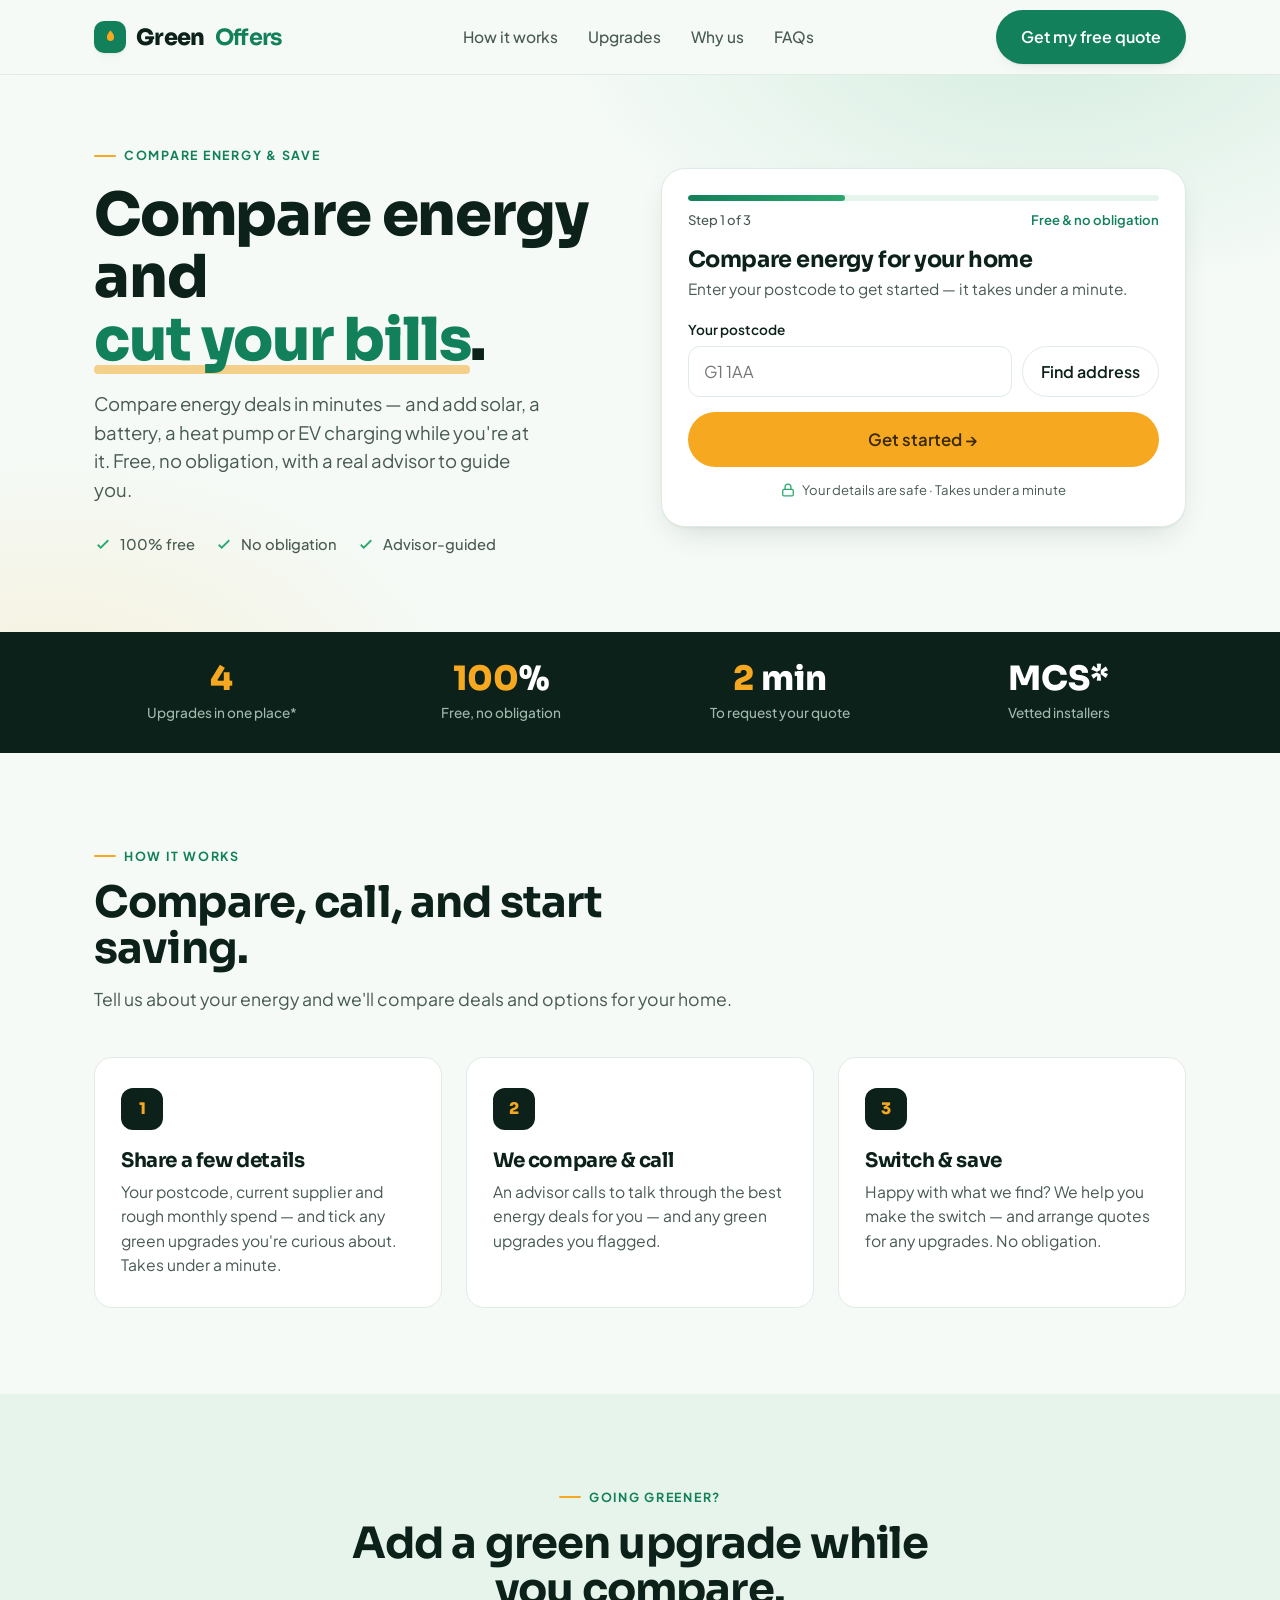
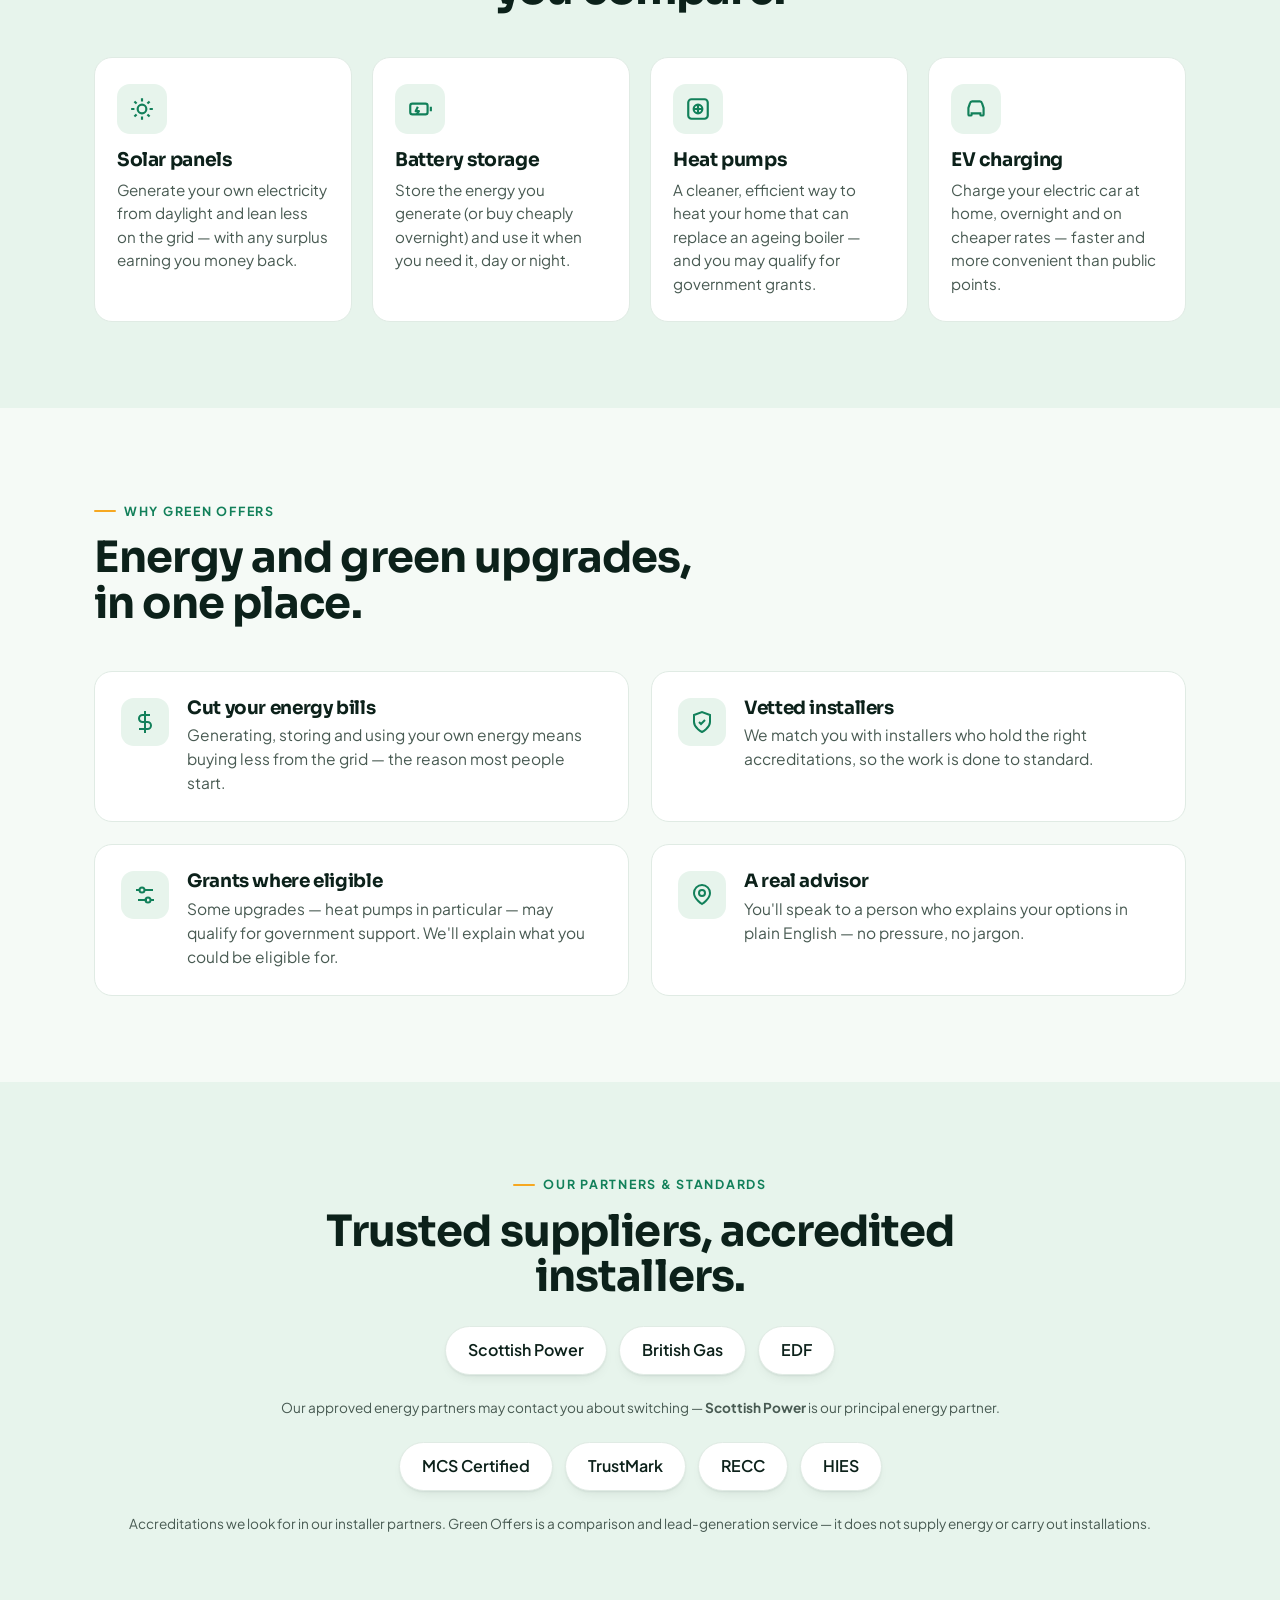
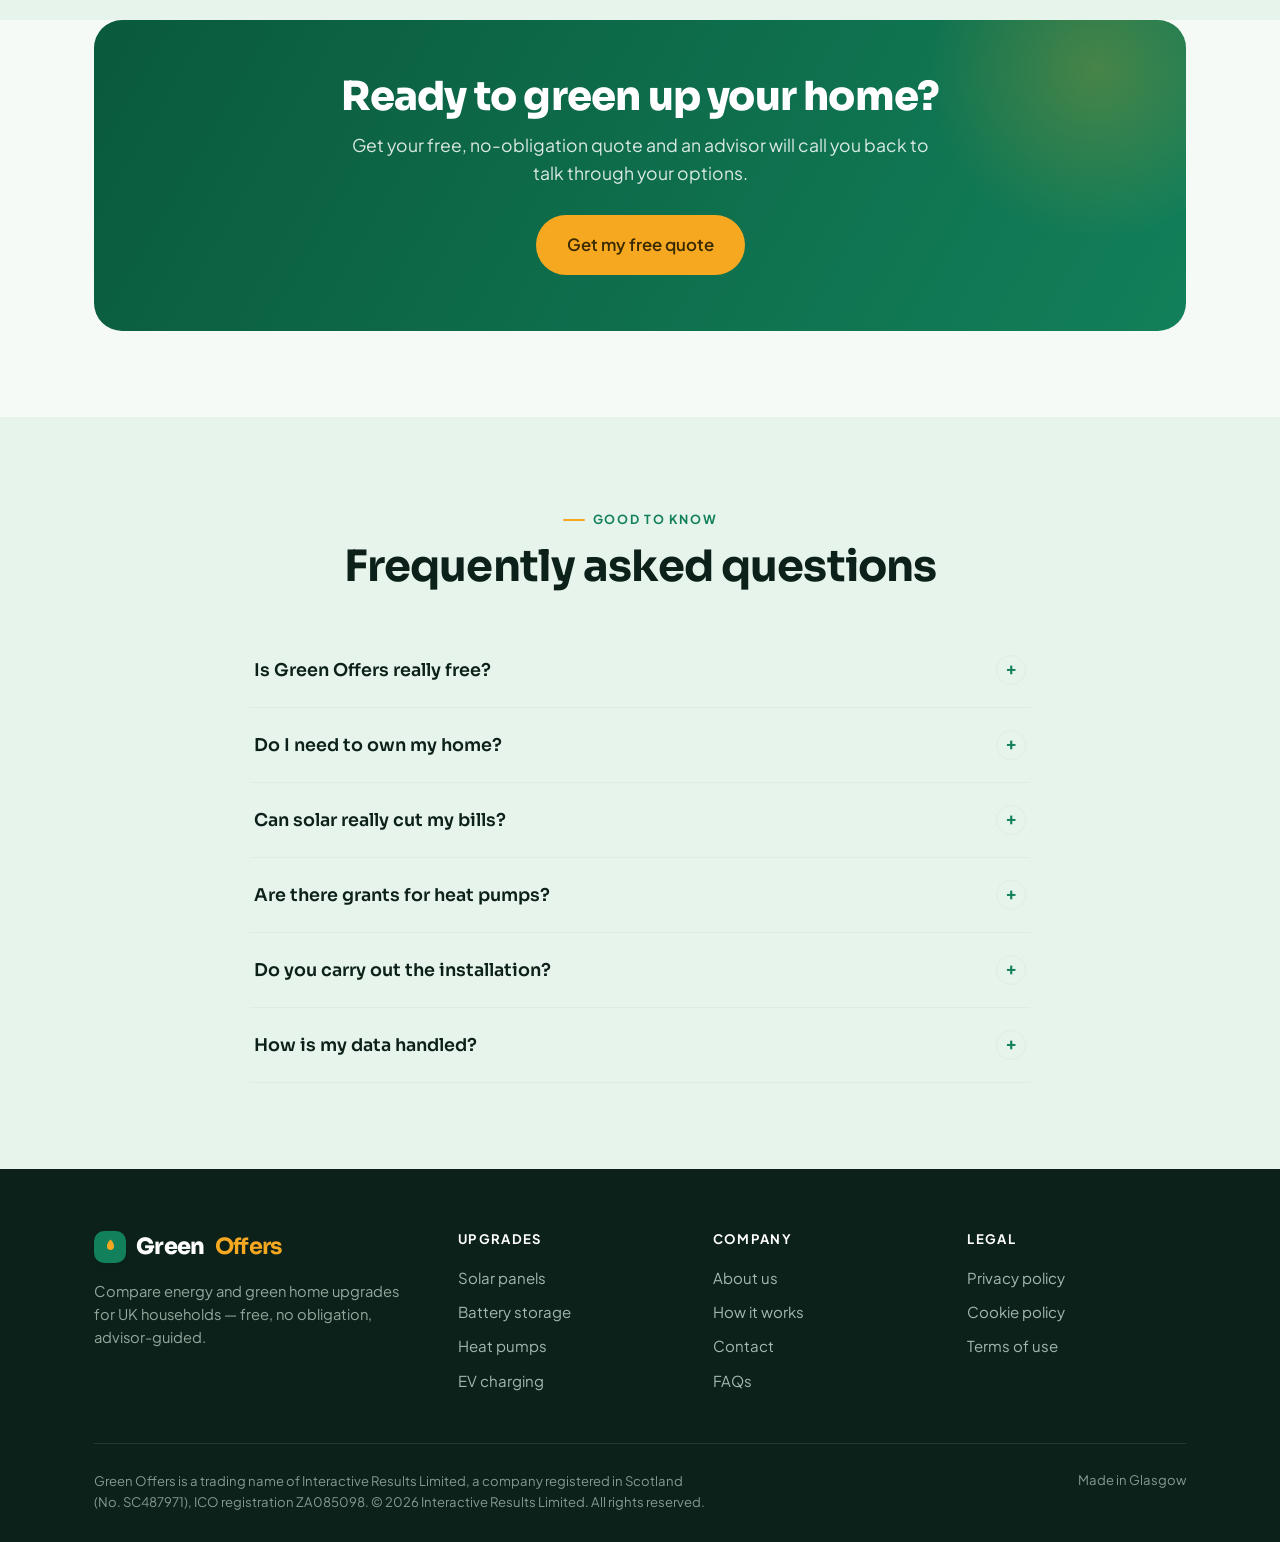
<file: index.html>
<!DOCTYPE html>
<html lang="en-GB">
<head>
<meta charset="UTF-8" />
<meta name="viewport" content="width=device-width, initial-scale=1.0" />
<title>Green Offers — Compare energy & green home upgrades</title>
<meta name="description" content="Compare energy deals and cut your bills with Green Offers — plus optional solar, battery, heat pump and EV charger quotes. Free, no obligation, advisor-guided." />

<!-- ============================================================
     API: this site uses Cloudflare Pages Functions in the repo:
       functions/api/lead.js     → POST, forwards to LeadByte SOLARLEADS
       functions/api/address.js  → GET, proxies the GoAddress lookup
     These deploy with the site (Git) and run on preview AND production,
     so the postcode lookup works on pages.dev previews too. No separate
     Worker or route needed.
     ============================================================ -->

<link rel="preconnect" href="https://fonts.googleapis.com" />
<link rel="preconnect" href="https://fonts.gstatic.com" crossorigin />
<link href="https://fonts.googleapis.com/css2?family=Sora:wght@600;700;800&family=Plus+Jakarta+Sans:wght@400;500;600;700&display=swap" rel="stylesheet" />

<style>
  :root{
    --ink:#0c211a;
    --ink-soft:#485a52;
    --brand:#12805a;
    --brand-deep:#0a5a3d;
    --brand-bright:#29a86f;
    --accent:#f6a821;
    --accent-soft:#fdeecd;
    --surface:#f5faf6;
    --mint:#e7f4ec;
    --card:#ffffff;
    --line:#e0ebe4;
    --shadow:0 1px 2px rgba(12,33,26,.05),0 12px 32px -12px rgba(12,33,26,.18);
    --shadow-sm:0 1px 2px rgba(12,33,26,.06),0 6px 16px -10px rgba(12,33,26,.2);
    --radius:18px;
    --maxw:1140px;
  }
  *{box-sizing:border-box;margin:0;padding:0}
  html{scroll-behavior:smooth}
  body{font-family:'Plus Jakarta Sans',system-ui,sans-serif;color:var(--ink);background:var(--surface);line-height:1.55;-webkit-font-smoothing:antialiased}
  h1,h2,h3,.display{font-family:'Sora',system-ui,sans-serif;letter-spacing:-.02em;line-height:1.06}
  a{color:inherit;text-decoration:none}
  img{max-width:100%;display:block}
  .wrap{max-width:var(--maxw);margin:0 auto;padding:0 24px}
  .eyebrow{font-size:.78rem;font-weight:700;letter-spacing:.14em;text-transform:uppercase;color:var(--brand);display:inline-flex;align-items:center;gap:8px}
  .eyebrow::before{content:"";width:22px;height:2px;background:var(--accent);display:inline-block;border-radius:2px}

  .btn{display:inline-flex;align-items:center;justify-content:center;gap:9px;font-family:'Plus Jakarta Sans',sans-serif;font-weight:600;font-size:1rem;padding:14px 24px;border-radius:999px;border:1.5px solid transparent;cursor:pointer;transition:transform .15s ease,box-shadow .2s ease,background .2s ease;white-space:nowrap}
  .btn-primary{background:var(--brand);color:#fff;box-shadow:var(--shadow-sm)}
  .btn-primary:hover{background:var(--brand-deep);transform:translateY(-1px)}
  .btn-accent{background:var(--accent);color:#3a2a00}
  .btn-accent:hover{background:#ffc046;transform:translateY(-1px)}
  .btn-ghost{background:#fff;color:var(--ink);border-color:var(--line)}
  .btn-ghost:hover{border-color:var(--brand);color:var(--brand)}
  .btn-lg{padding:16px 30px;font-size:1.05rem}
  :focus-visible{outline:3px solid var(--accent);outline-offset:2px;border-radius:6px}

  /* header */
  header{position:sticky;top:0;z-index:50;background:rgba(245,250,246,.85);backdrop-filter:blur(12px);border-bottom:1px solid var(--line)}
  .nav{display:flex;align-items:center;justify-content:space-between;height:74px}
  .logo{display:inline-flex;align-items:center;gap:10px;font-family:'Sora',sans-serif;font-weight:800;font-size:1.4rem;letter-spacing:-.03em;color:var(--ink)}
  .logo .mark{width:32px;height:32px;border-radius:10px;background:var(--brand);display:grid;place-items:center;color:var(--accent);box-shadow:var(--shadow-sm)}
  .logo b{color:var(--brand)}
  .nav-links{display:flex;align-items:center;gap:30px}
  .nav-links a{font-weight:500;color:var(--ink-soft);font-size:.97rem;transition:color .15s}
  .nav-links a:hover{color:var(--brand)}
  .nav-cta{display:flex;align-items:center;gap:14px}
  .menu-btn{display:none;background:none;border:1.5px solid var(--line);border-radius:10px;width:44px;height:44px;cursor:pointer}
  .menu-btn span{display:block;width:18px;height:2px;background:var(--ink);margin:4px auto;border-radius:2px}

  /* hero */
  .hero{position:relative;overflow:hidden;padding:64px 0 76px}
  .hero::before{content:"";position:absolute;inset:0;z-index:0;background:radial-gradient(820px 460px at 82% -10%,rgba(41,168,111,.16),transparent 60%),radial-gradient(680px 400px at 4% 112%,rgba(246,168,33,.12),transparent 60%)}
  .hero-grid{position:relative;z-index:1;display:grid;grid-template-columns:1fr 1.02fr;gap:52px;align-items:center}
  .hero h1{font-size:clamp(2.4rem,5vw,3.7rem);font-weight:800;margin:18px 0 18px}
  .hero h1 em{font-style:normal;color:var(--brand);position:relative;white-space:nowrap}
  .hero h1 em::after{content:"";position:absolute;left:0;right:0;bottom:.05em;height:.16em;background:var(--accent);opacity:.5;border-radius:4px;z-index:-1}
  .hero p.lead{font-size:1.16rem;color:var(--ink-soft);max-width:32ch;margin-bottom:28px}
  .trust-row{display:flex;gap:20px;flex-wrap:wrap}
  .trust-row span{display:inline-flex;align-items:center;gap:8px;font-size:.92rem;font-weight:500;color:var(--ink-soft)}
  .trust-row svg{flex:none;color:var(--brand-bright)}

  /* wizard */
  .quote-wizard{background:var(--card);border:1px solid var(--line);border-radius:24px;box-shadow:var(--shadow);padding:26px;position:relative;scroll-margin-top:90px}
  .qw-head{margin-bottom:18px}
  .qw-progress{height:6px;background:var(--mint);border-radius:999px;overflow:hidden}
  .qw-bar{display:block;height:100%;width:25%;background:linear-gradient(90deg,var(--brand),var(--brand-bright));border-radius:999px;transition:width .35s ease}
  .qw-meta{display:flex;justify-content:space-between;align-items:center;margin-top:9px;font-size:.82rem;color:var(--ink-soft);font-weight:500}
  .qw-savehint{color:var(--brand);font-weight:600}
  .qw-step{display:none}
  .qw-step.is-active{display:block;animation:qwIn .35s ease}
  @keyframes qwIn{from{opacity:0;transform:translateX(10px)}to{opacity:1;transform:none}}
  @keyframes pop{from{opacity:0;transform:scale(.96)}to{opacity:1;transform:scale(1)}}
  .qw-title{font-size:1.4rem;font-weight:700;margin-bottom:5px}
  .qw-sub{color:var(--ink-soft);font-size:.96rem;margin-bottom:18px}

  /* product tiles */
  .qw-products{display:grid;grid-template-columns:1fr 1fr;gap:12px;margin-bottom:8px}
  .ptile{position:relative;display:flex;flex-direction:column;gap:9px;align-items:flex-start;text-align:left;padding:16px;border:1.5px solid var(--line);border-radius:14px;background:#fff;cursor:pointer;transition:border .15s,background .15s,transform .1s;font-family:inherit}
  .ptile:hover{border-color:var(--brand-bright)}
  .ptile .pic{width:40px;height:40px;border-radius:11px;background:var(--mint);display:grid;place-items:center;color:var(--brand);transition:.15s}
  .ptile .pname{font-weight:700;font-size:1rem}
  .ptile .pcheck{position:absolute;top:12px;right:12px;width:22px;height:22px;border-radius:50%;border:1.5px solid var(--line);display:grid;place-items:center;color:#fff;transition:.15s}
  .ptile.selected{border-color:var(--brand);background:linear-gradient(180deg,rgba(41,168,111,.07),rgba(41,168,111,.02))}
  .ptile.selected .pic{background:var(--brand);color:#fff}
  .ptile.selected .pcheck{background:var(--brand);border-color:var(--brand)}
  .qw-hint{font-size:.82rem;color:var(--ink-soft);margin:4px 0 16px;text-align:center}

  /* fields */
  .qw-field{margin-bottom:15px}
  .qw-field.row2{display:grid;grid-template-columns:1fr 1fr;gap:13px}
  .qw-field.row2 .qw-field{margin-bottom:0}
  .qw-field label{display:block;font-size:.85rem;font-weight:600;margin-bottom:6px}
  .qw-opt{font-weight:400;color:var(--ink-soft)}
  .qw-field input,.qw-field select{width:100%;padding:14px 15px;border:1.5px solid var(--line);border-radius:12px;font-family:inherit;font-size:1.02rem;color:var(--ink);background:#fff;transition:border .15s,box-shadow .15s}
  .qw-field input:focus,.qw-field select:focus{outline:none;border-color:var(--brand);box-shadow:0 0 0 3px rgba(18,128,90,.14)}
  .qw-field input.err,.qw-field select.err{border-color:#d6453c;box-shadow:0 0 0 3px rgba(214,69,60,.1)}
  .qw-lookup{display:flex;gap:10px;flex-wrap:wrap}
  .qw-lookup input{flex:1;min-width:55%}
  .qw-lookup .btn{flex:none;padding:13px 18px}
  .qw-addr-wrap{margin-top:14px}
  .qw-lookup-msg{font-size:.83rem;color:var(--ink-soft);margin-top:10px}
  .qw-optins{margin:6px 0 16px;padding:14px 15px;border:1px dashed var(--line);border-radius:12px;background:var(--mint)}
  .qw-optins-label{font-size:.9rem;font-weight:600;margin-bottom:10px}
  .qw-chips{display:flex;flex-wrap:wrap;gap:8px}
  .qchip{font-family:inherit;font-size:.9rem;font-weight:600;padding:9px 14px;border-radius:999px;border:1.5px solid var(--line);background:#fff;color:var(--ink);cursor:pointer;transition:background .15s,border-color .15s,color .15s}
  .qchip:hover{border-color:var(--brand-bright)}
  .qchip.selected{background:var(--brand);color:#fff;border-color:var(--brand)}
  .qw-next{width:100%}
  .qw-actions{display:flex;align-items:center;gap:12px;margin-top:6px}
  .qw-actions .btn{flex:1}
  .qw-back{background:none;border:none;color:var(--ink-soft);font-family:inherit;font-size:.95rem;font-weight:600;cursor:pointer;padding:10px 6px;white-space:nowrap}
  .qw-back:hover{color:var(--brand)}
  .qw-trust{display:flex;align-items:center;justify-content:center;gap:7px;font-size:.82rem;color:var(--ink-soft);margin-top:13px}
  .qw-trust svg{color:var(--brand-bright);flex:none}
  .qw-branch[hidden]{display:none}

  /* homeowner gate */
  .qw-gate{display:none;background:var(--accent-soft);border:1px solid #f0d9a4;border-radius:12px;padding:16px 18px;margin:4px 0 8px;font-size:.9rem;color:#6b4e12}
  .qw-gate.show{display:block;animation:pop .3s ease}
  .qw-gate b{color:#5a4110}

  .quote-wizard .consent{display:flex;gap:10px;align-items:flex-start;font-size:.83rem;color:var(--ink-soft);margin:4px 0 12px}
  .quote-wizard .consent input{width:auto;margin-top:3px;flex:none}
  .quote-wizard .err-msg{color:#c23a31;font-size:.8rem;margin-top:6px;display:none}
  .quote-wizard .err-msg.show{display:block}
  .partners-tip{position:relative;color:var(--brand);text-decoration:underline;text-decoration-style:dotted;text-underline-offset:2px;cursor:help;font-weight:600}
  .partners-pop{position:absolute;left:50%;bottom:calc(100% + 9px);transform:translateX(-50%);background:var(--ink);color:#fff;padding:10px 13px;border-radius:10px;font-size:.8rem;font-weight:500;line-height:1.6;white-space:nowrap;text-align:left;box-shadow:var(--shadow);opacity:0;visibility:hidden;transition:opacity .15s;z-index:30}
  .partners-pop::after{content:"";position:absolute;top:100%;left:50%;transform:translateX(-50%);border:6px solid transparent;border-top-color:var(--ink)}
  .partners-tip:hover .partners-pop,.partners-tip:focus .partners-pop,.partners-tip:focus-within .partners-pop,.partners-tip.open .partners-pop{opacity:1;visibility:visible}
  .qw-success{display:none;text-align:center;padding:18px 8px 8px}
  .qw-success.show{display:block;animation:pop .4s ease}
  .qw-success .check{width:64px;height:64px;border-radius:50%;background:var(--mint);color:var(--brand-bright);display:grid;place-items:center;margin:0 auto 16px}
  .qw-success h3{font-size:1.45rem;margin-bottom:9px}
  .qw-success p{color:var(--ink-soft);max-width:36ch;margin:0 auto}

  /* stats */
  .stats{background:var(--ink);color:#fff;padding:30px 0}
  .stats-grid{display:grid;grid-template-columns:repeat(4,1fr);gap:24px;text-align:center}
  .stat .num{font-family:'Sora',sans-serif;font-weight:800;font-size:2.1rem;color:#fff;line-height:1}
  .stat .num em{font-style:normal;color:var(--accent)}
  .stat .lbl{font-size:.85rem;color:#9fb8ac;margin-top:7px;font-weight:500}

  /* sections */
  .section{padding:86px 0}
  .section-head{max-width:640px;margin-bottom:44px}
  .section-head.center{margin-left:auto;margin-right:auto;text-align:center}
  .section-head h2{font-size:clamp(1.9rem,3.6vw,2.7rem);font-weight:700;margin:14px 0 14px}
  .section-head p{font-size:1.1rem;color:var(--ink-soft)}
  .band-mint{background:var(--mint)}

  .steps{display:grid;grid-template-columns:repeat(3,1fr);gap:24px}
  .step{background:var(--card);border:1px solid var(--line);border-radius:var(--radius);padding:30px 26px}
  .step .step-no{font-family:'Sora',sans-serif;font-weight:800;font-size:1rem;color:var(--accent);background:var(--ink);width:42px;height:42px;border-radius:12px;display:grid;place-items:center;margin-bottom:20px}
  .step h3{font-size:1.25rem;font-weight:700;margin-bottom:9px}
  .step p{color:var(--ink-soft);font-size:.98rem}

  /* upgrade cards */
  .up-grid{display:grid;grid-template-columns:repeat(4,1fr);gap:20px}
  .up-card{background:var(--card);border:1px solid var(--line);border-radius:var(--radius);padding:26px 22px;transition:transform .15s,box-shadow .2s}
  .up-card:hover{transform:translateY(-3px);box-shadow:var(--shadow)}
  .up-card .ic{width:50px;height:50px;border-radius:13px;background:var(--mint);display:grid;place-items:center;color:var(--brand);margin-bottom:16px}
  .up-card h3{font-size:1.18rem;font-weight:700;margin-bottom:8px}
  .up-card p{color:var(--ink-soft);font-size:.95rem}

  .why-grid{display:grid;grid-template-columns:repeat(2,1fr);gap:22px}
  .why{display:flex;gap:18px;align-items:flex-start;background:var(--card);border:1px solid var(--line);border-radius:var(--radius);padding:26px}
  .why .ic{flex:none;width:48px;height:48px;border-radius:13px;background:var(--mint);display:grid;place-items:center;color:var(--brand)}
  .why h3{font-size:1.15rem;font-weight:700;margin-bottom:6px}
  .why p{color:var(--ink-soft);font-size:.97rem}

  .chips{display:flex;flex-wrap:wrap;gap:12px;justify-content:center;margin-top:10px}
  .chip{background:var(--card);border:1px solid var(--line);border-radius:999px;padding:11px 22px;font-weight:600;color:var(--ink);font-size:1rem;box-shadow:var(--shadow-sm)}
  .sup-note{font-size:.85rem;color:var(--ink-soft);margin-top:22px;text-align:center}

  .quotes{display:grid;grid-template-columns:repeat(3,1fr);gap:22px}
  .quote{background:var(--card);border:1px solid var(--line);border-radius:var(--radius);padding:28px}
  .quote .stars{color:var(--accent);letter-spacing:3px;margin-bottom:14px;font-size:1.05rem}
  .quote p{font-size:1.02rem;margin-bottom:18px}
  .quote .who{display:flex;align-items:center;gap:12px}
  .quote .av{width:40px;height:40px;border-radius:50%;background:var(--brand);color:#fff;display:grid;place-items:center;font-weight:700;font-family:'Sora',sans-serif}
  .quote .who b{font-size:.95rem}
  .quote .who span{display:block;font-size:.82rem;color:var(--ink-soft);font-weight:400}

  /* cta band */
  .cta-band{background:linear-gradient(120deg,var(--brand-deep),var(--brand));color:#fff;border-radius:28px;padding:56px;text-align:center;position:relative;overflow:hidden}
  .cta-band::after{content:"";position:absolute;width:340px;height:340px;border-radius:50%;background:radial-gradient(circle,rgba(246,168,33,.24),transparent 70%);top:-120px;right:-80px}
  .cta-band h2{font-size:clamp(1.8rem,3.4vw,2.5rem);font-weight:800;margin-bottom:14px;position:relative}
  .cta-band p{color:rgba(255,255,255,.85);font-size:1.1rem;max-width:46ch;margin:0 auto 28px;position:relative}

  /* faq */
  .faq{max-width:780px;margin:0 auto}
  .faq-item{border-bottom:1px solid var(--line)}
  .faq-q{width:100%;background:none;border:none;text-align:left;padding:22px 4px;font-family:'Sora',sans-serif;font-weight:600;font-size:1.1rem;color:var(--ink);cursor:pointer;display:flex;justify-content:space-between;align-items:center;gap:20px}
  .faq-q .pm{flex:none;width:30px;height:30px;border-radius:50%;border:1.5px solid var(--line);display:grid;place-items:center;transition:.2s;color:var(--brand)}
  .faq-item.open .pm{background:var(--brand);color:#fff;border-color:var(--brand);transform:rotate(45deg)}
  .faq-a{max-height:0;overflow:hidden;transition:max-height .3s ease}
  .faq-a p{padding:0 4px 22px;color:var(--ink-soft)}

  /* footer */
  footer{background:var(--ink);color:#c3d4cb;padding:60px 0 30px;margin-top:0}
  .foot-grid{display:grid;grid-template-columns:1.5fr 1fr 1fr 1fr;gap:36px;margin-bottom:40px}
  footer .logo{color:#fff;margin-bottom:16px}
  footer .logo b{color:var(--accent)}
  .foot-about{font-size:.92rem;color:#93a99e;max-width:34ch}
  .foot-col h4{color:#fff;font-size:.82rem;letter-spacing:.1em;text-transform:uppercase;margin-bottom:16px;font-family:'Plus Jakarta Sans',sans-serif}
  .foot-col a{display:block;color:#a3b8ae;font-size:.94rem;margin-bottom:11px}
  .foot-col a:hover{color:#fff}
  .foot-bottom{border-top:1px solid rgba(255,255,255,.1);padding-top:26px;display:flex;justify-content:space-between;gap:18px;flex-wrap:wrap;font-size:.82rem;color:#849a8f}
  .foot-bottom .reg{max-width:64ch;line-height:1.6}

  /* legal view */
  .page-hero{background:linear-gradient(120deg,var(--brand-deep),var(--brand));color:#fff;padding:56px 0 52px;position:relative;overflow:hidden}
  .page-hero::after{content:"";position:absolute;width:320px;height:320px;border-radius:50%;background:radial-gradient(circle,rgba(246,168,33,.26),transparent 70%);top:-130px;right:-60px}
  .legal-eyebrow{font-size:.78rem;font-weight:700;letter-spacing:.14em;text-transform:uppercase;color:var(--accent);position:relative}
  .page-hero h1{font-size:clamp(2rem,4.5vw,3rem);font-weight:800;margin:12px 0 10px;position:relative}
  .page-hero p{color:rgba(255,255,255,.82);position:relative;max-width:60ch}
  .crumb{font-size:.9rem;color:rgba(255,255,255,.7);margin-bottom:18px;position:relative}
  .crumb a{color:rgba(255,255,255,.92);cursor:pointer}
  .legal-wrap{max-width:var(--maxw);margin:0 auto;padding:56px 24px 20px}
  article.legal{background:var(--card);border:1px solid var(--line);border-radius:var(--radius);padding:44px;box-shadow:var(--shadow);max-width:860px;margin:0 auto}
  article.legal .updated{display:inline-block;font-size:.82rem;font-weight:600;color:var(--brand);background:var(--mint);padding:6px 13px;border-radius:999px;margin-bottom:26px}
  article.legal h2{font-size:1.4rem;font-weight:700;margin:36px 0 12px;scroll-margin-top:96px}
  article.legal h2:first-of-type{margin-top:0}
  article.legal h3{font-size:1.08rem;font-weight:700;margin:22px 0 8px}
  article.legal p{margin-bottom:14px;color:#2b3c34}
  article.legal ul{margin:0 0 16px 0;padding-left:0;list-style:none}
  article.legal ul li{position:relative;padding-left:24px;margin-bottom:8px;color:#2b3c34}
  article.legal ul li::before{content:"";position:absolute;left:5px;top:10px;width:6px;height:6px;border-radius:50%;background:var(--accent)}
  article.legal a{color:var(--brand);text-decoration:underline}
  .contact-card{background:var(--mint);border:1px solid var(--line);border-radius:14px;padding:20px 22px;margin:16px 0}
  .contact-card p{margin-bottom:6px;color:#2b3c34}
  .note{font-size:.92rem;color:var(--ink-soft)}

  .reveal{opacity:0;transform:translateY(18px);transition:opacity .6s ease,transform .6s ease}
  .reveal.in{opacity:1;transform:none}

  @media(max-width:940px){
    .hero-grid{grid-template-columns:1fr;gap:36px}
    .hero p.lead{max-width:none}
    .stats-grid{grid-template-columns:repeat(2,1fr);gap:26px}
    .steps,.quotes{grid-template-columns:1fr}
    .up-grid{grid-template-columns:1fr 1fr}
    .why-grid{grid-template-columns:1fr}
    .foot-grid{grid-template-columns:1fr 1fr}
    .nav-links,.nav-cta .btn{display:none}
    .menu-btn{display:block}
    .nav-links.open{display:flex;position:absolute;top:74px;left:0;right:0;flex-direction:column;background:var(--surface);border-bottom:1px solid var(--line);padding:18px 24px}
    .nav-links.open a{padding:12px 0;border-bottom:1px solid var(--line)}
    .cta-band{padding:42px 26px}
  }
  @media(max-width:560px){
    .section{padding:60px 0}
    .qw-products,.up-grid{grid-template-columns:1fr}
    .qw-field.row2{grid-template-columns:1fr}
    .foot-grid{grid-template-columns:1fr}
    article.legal{padding:28px 20px}
  }
  @media(prefers-reduced-motion:reduce){*{animation:none!important;transition:none!important;scroll-behavior:auto!important}.reveal{opacity:1;transform:none}}
</style>
<!-- ===== Google Ads conversion tracking =====
     TO ACTIVATE (after you create the "Lead – quote submitted" conversion action in Google Ads):
       1. Replace AW-XXXXXXXXXX below with your Conversion ID.
       2. Replace CONVERSION_LABEL below with that action's label.
     Until both are set, this stays dormant and the site runs normally. -->
<script>
  window.GADS_ID = 'AW-18355958769';
  window.GADS_LABEL = 'rby9COm8rNgcEPHn5rBE';
  (function(){
    var active = window.GADS_ID && window.GADS_ID.indexOf('X') === -1;
    if(!active) return;
    var s = document.createElement('script'); s.async = true;
    s.src = 'https://www.googletagmanager.com/gtag/js?id=' + window.GADS_ID;
    document.head.appendChild(s);
    window.dataLayer = window.dataLayer || [];
    window.gtag = function(){ dataLayer.push(arguments); };
    gtag('js', new Date());
    gtag('config', window.GADS_ID);
  })();
  window.fireLeadConversion = function(){
    if(window.gtag && window.GADS_ID && window.GADS_ID.indexOf('X') === -1
       && window.GADS_LABEL && window.GADS_LABEL !== 'CONVERSION_LABEL'){
      gtag('event', 'conversion', { send_to: window.GADS_ID + '/' + window.GADS_LABEL });
    }
  };
</script>
</head><body>

<header>
  <div class="wrap nav">
    <a href="#top" class="logo" aria-label="Green Offers home">
      <span class="mark" aria-hidden="true"><svg width="17" height="17" viewBox="0 0 24 24" fill="currentColor"><path d="M12 2C7 7 6 11 8 15a6 6 0 0 0 8 0c2-4 1-8-4-13Z"/></svg></span>
      Green <b>Offers</b>
    </a>
    <nav class="nav-links" id="navLinks">
      <a href="#how">How it works</a>
      <a href="#upgrades">Upgrades</a>
      <a href="#why">Why us</a>
      <a href="#faq">FAQs</a>
    </nav>
    <div class="nav-cta">
      <a href="#quote" class="btn btn-primary">Get my free quote</a>
      <button class="menu-btn" id="menuBtn" aria-label="Open menu" aria-expanded="false"><span></span><span></span><span></span></button>
    </div>
  </div>
</header>

<main id="view-home">
<a id="top"></a>

<!-- HERO -->
<section class="hero">
  <div class="wrap hero-grid">
    <div class="hero-copy reveal">
      <span class="eyebrow">Compare energy &amp; save</span>
      <h1 id="heroTitle">Compare energy and <em>cut your bills</em>.</h1>
      <p class="lead" id="heroLead">Compare energy deals in minutes — and add solar, a battery, a heat pump or EV charging while you're at it. Free, no obligation, with a real advisor to guide you.</p>
      <div class="trust-row">
        <span><svg width="18" height="18" viewBox="0 0 24 24" fill="none" stroke="currentColor" stroke-width="2.4"><path d="m5 13 4 4L19 7"/></svg> 100% free</span>
        <span><svg width="18" height="18" viewBox="0 0 24 24" fill="none" stroke="currentColor" stroke-width="2.4"><path d="m5 13 4 4L19 7"/></svg> No obligation</span>
        <span><svg width="18" height="18" viewBox="0 0 24 24" fill="none" stroke="currentColor" stroke-width="2.4"><path d="m5 13 4 4L19 7"/></svg> Advisor-guided</span>
      </div>
    </div>

    <!-- WIZARD -->
    <div class="quote-wizard reveal" id="quote">
      <div class="qw-head">
        <div class="qw-progress" aria-hidden="true"><span class="qw-bar" id="qwBar"></span></div>
        <div class="qw-meta"><span id="qwStepLabel">Step 1 of 3</span><span class="qw-savehint">Free &amp; no obligation</span></div>
      </div>

            <form id="quoteForm" novalidate>
        <!-- STEP 1: postcode -->
        <div class="qw-step is-active" data-step="1">
          <h3 class="qw-title">Compare energy for your home</h3>
          <p class="qw-sub">Enter your postcode to get started — it takes under a minute.</p>
          <div class="qw-field">
            <label for="qpostcode">Your postcode</label>
            <div class="qw-lookup">
              <input type="text" id="qpostcode" name="postcode" autocomplete="postal-code" placeholder="G1 1AA" autocapitalize="characters" />
              <button type="button" class="btn btn-ghost" id="qwFind">Find address</button>
            </div>
            <div class="err-msg" data-for="qpostcode">Please enter your postcode.</div>
            <div class="qw-addr-wrap" id="qwAddrWrap" hidden>
              <label for="qaddress">Select your address</label>
              <select id="qaddress"><option value="">Select your address…</option></select>
            </div>
            <p class="qw-lookup-msg" id="qwLookupMsg" hidden></p>
          </div>
          <button type="button" class="btn btn-accent btn-lg qw-next" data-next="2">Get started →</button>
          <p class="qw-trust"><svg width="14" height="14" viewBox="0 0 24 24" fill="none" stroke="currentColor" stroke-width="2.2"><rect x="3" y="11" width="18" height="11" rx="2"/><path d="M7 11V7a5 5 0 0 1 10 0v4"/></svg> Your details are safe · Takes under a minute</p>
        </div>

        <!-- STEP 2: energy -->
        <div class="qw-step" data-step="2">
          <h3 class="qw-title">Your energy</h3>
          <p class="qw-sub">Two quick details so we can compare the right deals.</p>
          <div class="qw-field">
            <label for="qsupplier">Current energy supplier</label>
            <select id="qsupplier" name="current_supplier">
              <option value="">Select…</option>
              <option>British Gas</option><option>Scottish Power</option><option>EDF</option>
              <option>E.ON Next</option><option>Octopus Energy</option><option>OVO</option>
              <option>SSE</option><option>Utilita</option><option>Shell Energy</option>
              <option>So Energy</option><option>Other / not sure</option>
            </select>
            <div class="err-msg" data-for="qsupplier">Please choose your supplier.</div>
          </div>
          <div class="qw-field">
            <label for="qspend">Typical monthly energy spend</label>
            <select id="qspend" name="monthly_bill">
              <option value="">Select…</option>
              <option>Under £80</option><option>£80–£120</option><option>£120–£180</option>
              <option>£180–£250</option><option>Over £250</option>
            </select>
            <div class="err-msg" data-for="qspend">Please choose a range.</div>
          </div>
          <div class="qw-actions">
            <button type="button" class="qw-back" data-back="1">← Back</button>
            <button type="button" class="btn btn-primary btn-lg qw-next" data-next="3">Continue</button>
          </div>
        </div>

        <!-- STEP 3: contact + green opt-ins -->
        <div class="qw-step" data-step="3">
          <h3 class="qw-title">Where shall we call you?</h3>
          <p class="qw-sub">An advisor will call with the best deals we can find.</p>
          <div class="qw-field row2">
            <div class="qw-field">
              <label for="qname">First name</label>
              <input type="text" id="qname" name="firstname" autocomplete="given-name" placeholder="Jane" />
              <div class="err-msg" data-for="qname">Please enter your first name.</div>
            </div>
            <div class="qw-field">
              <label for="qlname">Last name</label>
              <input type="text" id="qlname" name="lastname" autocomplete="family-name" placeholder="Smith" />
              <div class="err-msg" data-for="qlname">Please enter your last name.</div>
            </div>
          </div>
          <div class="qw-field">
            <label for="qphone">Phone number</label>
            <input type="tel" id="qphone" name="phone1" autocomplete="tel" placeholder="07123 456789" />
            <div class="err-msg" data-for="qphone">Enter a valid UK phone number.</div>
          </div>
          <div class="qw-field">
            <label for="qemail">Email <span class="qw-opt">(optional)</span></label>
            <input type="email" id="qemail" name="email" autocomplete="email" placeholder="jane@example.com" />
            <div class="err-msg" data-for="qemail">Please enter a valid email address.</div>
          </div>

          <div class="qw-optins">
            <p class="qw-optins-label">Also interested in a green upgrade? <span class="qw-opt">(optional)</span></p>
            <div class="qw-chips">
              <button type="button" class="qchip" data-product="solar">Solar panels</button>
              <button type="button" class="qchip" data-product="battery">Battery storage</button>
              <button type="button" class="qchip" data-product="heatpump">Heat pump</button>
              <button type="button" class="qchip" data-product="ev">EV charger</button>
            </div>
          </div>

          <label class="consent">
            <input type="checkbox" id="qconsent" name="consent" />
            <span>I agree to the <a href="#privacy" style="color:var(--brand);text-decoration:underline" onclick="event.preventDefault();event.stopPropagation();openPrivacy()">privacy policy</a> and agree to be contacted via phone from Green Offers' approved partners: Scottish Power, British Gas and EDF.</span>
          </label>
          <div class="err-msg" data-for="qconsent" style="margin:-6px 0 12px">Please tick to continue.</div>
          <div class="qw-actions">
            <button type="button" class="qw-back" data-back="2">← Back</button>
            <button type="submit" class="btn btn-accent btn-lg" id="qwSubmit">Get my quote →</button>
          </div>
          <p class="qw-trust" style="text-align:center">Free · No obligation</p>
        </div>
      </form>

      <div class="qw-success" id="qwSuccess" role="status" aria-live="polite">
        <div class="check"><svg width="34" height="34" viewBox="0 0 24 24" fill="none" stroke="currentColor" stroke-width="2.4"><path d="m5 13 4 4L19 7"/></svg></div>
        <h3>Thanks, <span id="qwName">there</span>!</h3>
        <p>Your request is in. Expect a call shortly from <strong>Scottish Power</strong> or one of our approved partners, on the number you gave us, to talk through your options.</p>
      </div>
    </div>
  </div>
</section>

<!-- STATS -->
<section class="stats">
  <div class="wrap stats-grid">
    <div class="stat reveal"><div class="num"><em data-count="4">0</em></div><div class="lbl">Upgrades in one place*</div></div>
    <div class="stat reveal"><div class="num"><em data-count="100">0</em>%</div><div class="lbl">Free, no obligation</div></div>
    <div class="stat reveal"><div class="num"><em data-count="2">0</em> min</div><div class="lbl">To request your quote</div></div>
    <div class="stat reveal"><div class="num">MCS*</div><div class="lbl">Vetted installers</div></div>
  </div>
</section>

<!-- HOW -->
<section class="section" id="how">
  <div class="wrap">
    <div class="section-head reveal">
      <span class="eyebrow">How it works</span>
      <h2>Compare, call, and start saving.</h2>
      <p>Tell us about your energy and we'll compare deals and options for your home.</p>
    </div>
    <div class="steps">
      <div class="step reveal"><div class="step-no">1</div><h3>Share a few details</h3><p>Your postcode, current supplier and rough monthly spend — and tick any green upgrades you're curious about. Takes under a minute.</p></div>
      <div class="step reveal"><div class="step-no">2</div><h3>We compare &amp; call</h3><p>An advisor calls to talk through the best energy deals for you — and any green upgrades you flagged.</p></div>
      <div class="step reveal"><div class="step-no">3</div><h3>Switch &amp; save</h3><p>Happy with what we find? We help you make the switch — and arrange quotes for any upgrades. No obligation.</p></div>
    </div>
  </div>
</section>

<!-- UPGRADES -->
<section class="section band-mint" id="upgrades">
  <div class="wrap">
    <div class="section-head center reveal">
      <span class="eyebrow" style="justify-content:center">Going greener?</span>
      <h2>Add a green upgrade while you compare.</h2>
    </div>
    <div class="up-grid">
      <div class="up-card reveal">
        <div class="ic"><svg width="26" height="26" viewBox="0 0 24 24" fill="none" stroke="currentColor" stroke-width="2"><circle cx="12" cy="12" r="4"/><path d="M12 2v3M12 19v3M2 12h3M19 12h3M5 5l2 2M17 17l2 2M19 5l-2 2M7 17l-2 2"/></svg></div>
        <h3>Solar panels</h3>
        <p>Generate your own electricity from daylight and lean less on the grid — with any surplus earning you money back.</p>
      </div>
      <div class="up-card reveal">
        <div class="ic"><svg width="26" height="26" viewBox="0 0 24 24" fill="none" stroke="currentColor" stroke-width="2"><rect x="3" y="7" width="16" height="10" rx="2"/><path d="M22 10v4M10 10l-2 4h3l-2 3" stroke-linejoin="round"/></svg></div>
        <h3>Battery storage</h3>
        <p>Store the energy you generate (or buy cheaply overnight) and use it when you need it, day or night.</p>
      </div>
      <div class="up-card reveal">
        <div class="ic"><svg width="26" height="26" viewBox="0 0 24 24" fill="none" stroke="currentColor" stroke-width="2"><rect x="3" y="3" width="18" height="18" rx="3"/><circle cx="12" cy="12" r="4"/><path d="M12 8v8M8 12h8"/></svg></div>
        <h3>Heat pumps</h3>
        <p>A cleaner, efficient way to heat your home that can replace an ageing boiler — and you may qualify for government grants.</p>
      </div>
      <div class="up-card reveal">
        <div class="ic"><svg width="26" height="26" viewBox="0 0 24 24" fill="none" stroke="currentColor" stroke-width="2"><path d="M5 11l1.5-4.5A2 2 0 0 1 8.4 5h7.2a2 2 0 0 1 1.9 1.5L19 11v6a1 1 0 0 1-1 1h-1a1 1 0 0 1-1-1v-1H8v1a1 1 0 0 1-1 1H6a1 1 0 0 1-1-1Z"/><path d="M7 14h.01M17 14h.01"/></svg></div>
        <h3>EV charging</h3>
        <p>Charge your electric car at home, overnight and on cheaper rates — faster and more convenient than public points.</p>
      </div>
    </div>
  </div>
</section>

<!-- WHY -->
<section class="section" id="why">
  <div class="wrap">
    <div class="section-head reveal">
      <span class="eyebrow">Why Green Offers</span>
      <h2>Energy and green upgrades, in one place.</h2>
    </div>
    <div class="why-grid">
      <div class="why reveal"><div class="ic"><svg width="24" height="24" viewBox="0 0 24 24" fill="none" stroke="currentColor" stroke-width="2"><path d="M12 1v22M17 5H9.5a3.5 3.5 0 0 0 0 7h5a3.5 3.5 0 0 1 0 7H6"/></svg></div><div><h3>Cut your energy bills</h3><p>Generating, storing and using your own energy means buying less from the grid — the reason most people start.</p></div></div>
      <div class="why reveal"><div class="ic"><svg width="24" height="24" viewBox="0 0 24 24" fill="none" stroke="currentColor" stroke-width="2"><path d="M12 22s8-4 8-10V5l-8-3-8 3v7c0 6 8 10 8 10Z"/><path d="m9 12 2 2 4-4"/></svg></div><div><h3>Vetted installers</h3><p>We match you with installers who hold the right accreditations, so the work is done to standard.</p></div></div>
      <div class="why reveal"><div class="ic"><svg width="24" height="24" viewBox="0 0 24 24" fill="none" stroke="currentColor" stroke-width="2"><path d="M20 7h-9M14 17H5M3 7h3M18 17h3"/><circle cx="9" cy="7" r="2.5"/><circle cx="15" cy="17" r="2.5"/></svg></div><div><h3>Grants where eligible</h3><p>Some upgrades — heat pumps in particular — may qualify for government support. We'll explain what you could be eligible for.</p></div></div>
      <div class="why reveal"><div class="ic"><svg width="24" height="24" viewBox="0 0 24 24" fill="none" stroke="currentColor" stroke-width="2"><path d="M20 10c0 6-8 11-8 11s-8-5-8-11a8 8 0 0 1 16 0Z"/><circle cx="12" cy="10" r="3"/></svg></div><div><h3>A real advisor</h3><p>You'll speak to a person who explains your options in plain English — no pressure, no jargon.</p></div></div>
    </div>
  </div>
</section>

<!-- PARTNERS & STANDARDS -->
<section class="section band-mint">
  <div class="wrap">
    <div class="section-head center reveal" style="margin-bottom:26px">
      <span class="eyebrow" style="justify-content:center">Our partners &amp; standards</span>
      <h2>Trusted suppliers, accredited installers.</h2>
    </div>
    <div class="chips reveal">
      <span class="chip">Scottish Power</span>
      <span class="chip">British Gas</span>
      <span class="chip">EDF</span>
    </div>
    <p class="sup-note reveal" style="margin-bottom:24px">Our approved energy partners may contact you about switching — <strong>Scottish Power</strong> is our principal energy partner.</p>
    <div class="chips reveal">
      <span class="chip">MCS Certified</span>
      <span class="chip">TrustMark</span>
      <span class="chip">RECC</span>
      <span class="chip">HIES</span>
    </div>
    <p class="sup-note reveal">Accreditations we look for in our installer partners. Green Offers is a comparison and lead-generation service — it does not supply energy or carry out installations.</p>
  </div>
</section>

<!-- CTA -->
<section class="section" style="padding-top:0">
  <div class="wrap">
    <div class="cta-band reveal">
      <h2>Ready to green up your home?</h2>
      <p>Get your free, no-obligation quote and an advisor will call you back to talk through your options.</p>
      <a href="#quote" class="btn btn-accent btn-lg" style="position:relative">Get my free quote</a>
    </div>
  </div>
</section>

<!-- FAQ -->
<section class="section band-mint" id="faq">
  <div class="wrap">
    <div class="section-head center reveal"><span class="eyebrow" style="justify-content:center">Good to know</span><h2>Frequently asked questions</h2></div>
    <div class="faq">
      <div class="faq-item"><button class="faq-q">Is Green Offers really free?<span class="pm">+</span></button><div class="faq-a"><p>Yes. Comparing your energy and getting quotes through us is completely free, with no obligation to go ahead.</p></div></div>
      <div class="faq-item"><button class="faq-q">Do I need to own my home?<span class="pm">+</span></button><div class="faq-a"><p>Not to compare or switch energy — anyone can do that. Green upgrades like solar or a heat pump do need the property owner's go-ahead, so if you rent you'd need your landlord's agreement for those.</p></div></div>
      <div class="faq-item"><button class="faq-q">Can solar really cut my bills?<span class="pm">+</span></button><div class="faq-a"><p>Solar lets you use electricity you've generated yourself instead of buying it from the grid, and you can be paid for any surplus you export. Your actual saving depends on your home, usage and tariff — an advisor will talk you through what's realistic for you.</p></div></div>
      <div class="faq-item"><button class="faq-q">Are there grants for heat pumps?<span class="pm">+</span></button><div class="faq-a"><p>Government support schemes exist for measures like heat pumps, and eligibility and amounts change over time. We'll explain what you may be eligible for based on your home and where you live.</p></div></div>
      <div class="faq-item"><button class="faq-q">Do you carry out the installation?<span class="pm">+</span></button><div class="faq-a"><p>No — we match you with vetted, accredited installers. Green Offers is a lead-generation and matching service, not an installer.</p></div></div>
      <div class="faq-item"><button class="faq-q">How is my data handled?<span class="pm">+</span></button><div class="faq-a"><p>Your details are used to prepare your quote and match you with a suitable installer, in line with UK data protection law. See our privacy policy for the full detail.</p></div></div>
    </div>
  </div>
</section>
</main><!-- /view-home -->

<!-- PRIVACY VIEW -->
<main id="view-privacy" style="display:none">
  <section class="page-hero">
    <div class="wrap">
      <p class="crumb"><a href="#top">Home</a> &rsaquo; Privacy Policy</p>
      <span class="legal-eyebrow">Your data, explained</span>
      <h1>Privacy Policy</h1>
      <p>How we collect, use, share and protect the information you provide to us.</p>
    </div>
  </section>
  <div class="legal-wrap">
    <article class="legal">
      <span class="updated">Last updated 14 October 2024</span>
      <h2 id="p-about">About this Privacy Policy</h2>
      <p>Our Privacy Policy outlines how we use and share the information you provide. The General Data Protection Regulation (GDPR) sets out how organisations must collect, manage, process and safeguard personal information. We take privacy seriously and commit to using your personal information strictly in compliance with the law.</p>
      <h2 id="p-us">About us and how to reach us</h2>
      <p>Green Offers is a trading style of Interactive Results Limited, which connects individuals seeking quotes for products or services with relevant providers. You can reach us at:</p>
      <div class="contact-card">
        <p><strong>Email:</strong> <a href="mailto:compliance@interactiveresults.co.uk">compliance@interactiveresults.co.uk</a></p>
        <p><strong>Post:</strong> 1st Floor, Erskine House, 1 North Avenue, Clydebank Business Park, Clydebank, G81 2DR</p>
      </div>
      <p>Interactive Results Limited acts as the Data Controller. In some cases we act as Joint Data Controller with a partner, under appropriate Data Sharing Agreements.</p>
      <h2 id="p-use">How your data is used</h2>
      <p>With your consent, we collect your details when you request a quote and may contact you by phone, SMS, email or web chat to confirm your requirements. With your consent, your data may be shared with our marketing and installer partners so they can provide the products or services you've asked about. Prior to sending third-party marketing communications we seek your explicit consent, and you can withdraw it at any time.</p>
      <h2 id="p-store">What we store and for how long</h2>
      <p>We typically store your name, address, email, phone number and details of the product or service you're interested in. We retain personal data only as long as reasonably necessary for the purposes it was collected, including legal, regulatory and accounting obligations.</p>
      <h2 id="p-rights">Your rights</h2>
      <p>Under data protection law you have the right to access, correct, erase, restrict or object to the processing of your personal data, to data portability, and to withdraw consent. You can read more at the <a href="https://ico.org.uk/for-organisations/guide-to-the-general-data-protection-regulation-gdpr/individual-rights/">ICO</a>. To exercise any right, contact us using the details above.</p>
      <h2 id="p-share">Who we share your data with</h2>
      <p>We are a marketing and lead-generation company and will share your details with the installer and marketing partners named at the point of collection, so they can contact you about the products or services you requested. We require our partners to respect the security of your data and to process it in line with the law and our instructions. We only share your data with your consent or as you would reasonably expect, and you can withdraw consent at any time.</p>
      <h2 id="p-optout">How to opt out</h2>
      <ul>
        <li>Email <a href="mailto:compliance@interactiveresults.co.uk">compliance@interactiveresults.co.uk</a> with "STOP" to opt out of our communications.</li>
        <li>Register with the <a href="https://www.tpsonline.org.uk">Telephone Preference Service</a> to reduce marketing calls.</li>
        <li>Unsubscribe using the link in any marketing email or SMS.</li>
      </ul>
      <h2 id="p-contact">Complaints</h2>
      <p>If you have concerns, contact our Data Protection Officer at <a href="mailto:dataprotection@interactiveresults.co.uk">dataprotection@interactiveresults.co.uk</a>. You also have the right to complain to the Information Commissioner's Office (<a href="https://www.ico.org.uk">www.ico.org.uk</a>).</p>
      <p class="note">This Privacy Policy applies to <a href="https://www.green-offers.com">www.green-offers.com</a>, a trading style of Interactive Results Ltd (ICO registration ZA085098). Last updated 14 October 2024.</p>
    </article>
  </div>
</main>

<!-- FOOTER -->
<footer>
  <div class="wrap">
    <div class="foot-grid">
      <div>
        <a href="#top" class="logo"><span class="mark" aria-hidden="true"><svg width="17" height="17" viewBox="0 0 24 24" fill="currentColor"><path d="M12 2C7 7 6 11 8 15a6 6 0 0 0 8 0c2-4 1-8-4-13Z"/></svg></span>Green <b>Offers</b></a>
        <p class="foot-about">Compare energy and green home upgrades for UK households — free, no obligation, advisor-guided.</p>
      </div>
      <div class="foot-col"><h4>Upgrades</h4><a href="/solar">Solar panels</a><a href="/battery-storage">Battery storage</a><a href="/heat-pumps">Heat pumps</a><a href="/ev-charging">EV charging</a></div>
      <div class="foot-col"><h4>Company</h4><a href="/about">About us</a><a href="/how-it-works">How it works</a><a href="/contact">Contact</a><a href="#faq">FAQs</a></div>
      <div class="foot-col"><h4>Legal</h4><a href="/privacy">Privacy policy</a><a href="/cookies">Cookie policy</a><a href="/terms">Terms of use</a></div>
    </div>
    <div class="foot-bottom">
      <p class="reg">Green Offers is a trading name of Interactive Results Limited, a company registered in Scotland (No.&nbsp;SC487971), ICO registration ZA085098. &copy; <span id="yr"></span> Interactive Results Limited. All rights reserved.</p>
      <p>Made in Glasgow</p>
    </div>
  </div>
</footer>

<script>
  document.getElementById('yr').textContent = new Date().getFullYear();
  const reduceMotion = window.matchMedia('(prefers-reduced-motion: reduce)').matches;

  // menu
  const menuBtn = document.getElementById('menuBtn');
  const navLinks = document.getElementById('navLinks');
  menuBtn.addEventListener('click', () => { const o = navLinks.classList.toggle('open'); menuBtn.setAttribute('aria-expanded', o); });

  // view routing (home <-> privacy)
  const viewHome = document.getElementById('view-home');
  const viewPrivacy = document.getElementById('view-privacy');
  function setView(name){ if(name==='privacy'){viewHome.style.display='none';viewPrivacy.style.display='block';}else{viewPrivacy.style.display='none';viewHome.style.display='block';} }
  function openPrivacy(){ setView('privacy'); if(location.hash!=='#privacy') history.pushState(null,'','#privacy'); window.scrollTo({top:0,behavior:'auto'}); }
  window.openPrivacy = openPrivacy;
  if(location.hash==='#privacy') setView('privacy');
  window.addEventListener('popstate', ()=>{ setView(location.hash==='#privacy'?'privacy':'home'); window.scrollTo({top:0,behavior:'auto'}); });
  document.addEventListener('click', (e)=>{
    const a = e.target.closest('a'); if(!a) return;
    const href = a.getAttribute('href'); if(!href) return;
    if(href==='#privacy'){ e.preventDefault(); openPrivacy(); return; }
    if(href==='#'){ e.preventDefault(); return; }
    if(href.charAt(0)!=='#') return;
    const target = document.getElementById(href.slice(1)); if(!target) return;
    e.preventDefault();
    const inPrivacy = viewPrivacy.contains(target);
    setView(inPrivacy?'privacy':'home');
    if(!inPrivacy && location.hash==='#privacy') history.replaceState(null,'',location.pathname);
    target.scrollIntoView({behavior:reduceMotion?'auto':'smooth',block:'start'});
    navLinks.classList.remove('open');
  });

  // reveal + count-up
  function countUp(el,target,dur){ if(reduceMotion){el.textContent=target;return;} const s=performance.now(); (function tick(now){const p=Math.min((now-s)/dur,1);const e=1-Math.pow(1-p,3);el.textContent=Math.round(target*e);if(p<1)requestAnimationFrame(tick);})(performance.now()); }
  const statObs = new IntersectionObserver((es)=>{es.forEach(e=>{if(e.isIntersecting){e.target.querySelectorAll('[data-count]').forEach(n=>countUp(n,parseInt(n.dataset.count,10),1100));statObs.unobserve(e.target);}});},{threshold:.4});
  document.querySelectorAll('.stats').forEach(s=>statObs.observe(s));
  const revObs = new IntersectionObserver((es)=>{es.forEach(e=>{if(e.isIntersecting){e.target.classList.add('in');revObs.unobserve(e.target);}});},{threshold:.12});
  document.querySelectorAll('.reveal').forEach((el,i)=>{el.style.transitionDelay=Math.min(i%4*.06,.18)+'s';revObs.observe(el);});

  // faq
  document.querySelectorAll('.faq-q').forEach(q=>{q.addEventListener('click',()=>{const item=q.parentElement;const ans=item.querySelector('.faq-a');const open=item.classList.contains('open');document.querySelectorAll('.faq-item').forEach(i=>{i.classList.remove('open');i.querySelector('.faq-a').style.maxHeight=null;});if(!open){item.classList.add('open');ans.style.maxHeight=ans.scrollHeight+'px';}});});

  /* ===========================================================
     QUOTE WIZARD  —  multi-product green-home lead funnel
     Posts to /api/lead (Worker → LeadByte campaign SOLARLEADS).
     =========================================================== */
  const qForm = document.getElementById('quoteForm');
  const qBar = document.getElementById('qwBar');
  const qStepLabel = document.getElementById('qwStepLabel');
  const qSuccess = document.getElementById('qwSuccess');
  const qSubmit = document.getElementById('qwSubmit');
  const TOTAL_STEPS = 3;
  let curStep = 1;

  // green upgrade opt-ins (optional)
  const PRODUCT_LABELS = { solar:'Solar panels', battery:'Battery storage', heatpump:'Heat pump', ev:'EV charger' };
  const selectedProducts = new Set();

  const trackParams = {};
  (function(){ const p=new URLSearchParams(location.search); ['utm_source','utm_medium','utm_campaign','utm_term','utm_content','gclid','fbclid','sid','aff_id','clickid','source'].forEach(k=>{const v=p.get(k);if(v)trackParams[k]=v;}); })();

  function setErr(id,show){ const i=document.getElementById(id); const m=document.querySelector(`.err-msg[data-for="${id}"]`); if(i)i.classList.toggle('err',show); if(m)m.classList.toggle('show',show); }
  const val = id => (document.getElementById(id).value||'').trim();
  const emailRe = /^[^\s@]+@[^\s@]+\.[^\s@]+$/;
  const phoneRe = /^(?:0|\+?44)[\d\s()-]{8,}$/;

  // opt-in chips (toggle, no validation — optional)
  document.querySelectorAll('.qchip').forEach(c=>{
    c.addEventListener('click', ()=>{
      const p = c.dataset.product;
      if(selectedProducts.has(p)){ selectedProducts.delete(p); c.classList.remove('selected'); }
      else { selectedProducts.add(p); c.classList.add('selected'); }
    });
  });

  // pre-tick an opt-in from the URL (?product=solar) for ad message-match
  (function(){
    const raw = new URLSearchParams(location.search).get('product') || new URLSearchParams(location.search).get('products') || '';
    const alias = { solar:'solar', pv:'solar', battery:'battery', storage:'battery',
                    heatpump:'heatpump', 'heat-pump':'heatpump', heat_pump:'heatpump', ashp:'heatpump',
                    ev:'ev', evcharger:'ev', 'ev-charger':'ev', charger:'ev' };
    raw.split(',').map(s=>alias[s.trim().toLowerCase()]).filter(Boolean).forEach(code=>{
      selectedProducts.add(code);
      const chip = document.querySelector('.qchip[data-product="'+code+'"]');
      if(chip) chip.classList.add('selected');
    });
  })();

  function showStep(n){
    qForm.querySelectorAll('.qw-step').forEach(s=>s.classList.toggle('is-active', Number(s.dataset.step)===n));
    curStep = n;
    qBar.style.width = (n/TOTAL_STEPS*100)+'%';
    qStepLabel.textContent = `Step ${n} of ${TOTAL_STEPS}`;
    const active = qForm.querySelector('.qw-step.is-active');
    const first = active && active.querySelector('input,select');
    if(first && n!==1) setTimeout(()=>{ try{first.focus({preventScroll:true});}catch(_){}} ,60);
  }

  function validateStep(n){
    if(n===1){ const ok = val('qpostcode').length>1; setErr('qpostcode',!ok); return ok; }
    if(n===2){
      const s = val('qsupplier')!==''; setErr('qsupplier',!s);
      const sp = val('qspend')!==''; setErr('qspend',!sp);
      return s && sp;
    }
    if(n===3){
      const name=val('qname').length>0; setErr('qname',!name);
      const lname=val('qlname').length>0; setErr('qlname',!lname);
      const phone=phoneRe.test(val('qphone')); setErr('qphone',!phone);
      const email=val('qemail')===''||emailRe.test(val('qemail')); setErr('qemail',!email);
      const consent=document.getElementById('qconsent').checked; setErr('qconsent',!consent);
      return name&&lname&&phone&&email&&consent;
    }
    return true;
  }

  qForm.querySelectorAll('.qw-next').forEach(b=>b.addEventListener('click',()=>{ if(validateStep(curStep)) showStep(Number(b.dataset.next)); }));
  qForm.querySelectorAll('.qw-back').forEach(b=>b.addEventListener('click',()=>showStep(Number(b.dataset.back))));
  qForm.addEventListener('keydown',(e)=>{
    if(e.key!=='Enter') return;
    if(e.target && e.target.id==='qpostcode'){ e.preventDefault(); findAddresses(); return; }
    if(curStep<TOTAL_STEPS){ e.preventDefault(); if(validateStep(curStep)) showStep(curStep+1); }
  });
  qForm.querySelectorAll('input,select').forEach(el=>{ el.addEventListener('input',()=>setErr(el.id,false)); el.addEventListener('change',()=>setErr(el.id,false)); });

  // address lookup — calls our own Worker (/api/address), which proxies to the GoAddress worker
  const ADDRESS_LOOKUP_URL = '/api/address';
  const qwFind=document.getElementById('qwFind');
  const qAddrWrap=document.getElementById('qwAddrWrap');
  const qAddrSel=document.getElementById('qaddress');
  const qLookupMsg=document.getElementById('qwLookupMsg');
  let addrResults=[]; let selectedAddress={line1:'',line2:'',town:''};
  function showLookupMsg(t){ if(!t){qLookupMsg.hidden=true;qLookupMsg.textContent='';return;} qLookupMsg.hidden=false; qLookupMsg.textContent=t; }
  function mapAddress(a){
    const flat=(a.flat||'').toString().trim();
    const building=(a.building_name||'').trim();
    const org=(a.organisation||'').trim();
    const houseNo=(a.houseNo||'').toString().trim();
    const street=(a.street||'').trim();
    const streetLine=[houseNo,street].filter(Boolean).join(' ');
    const premises=[org,building,flat].filter(Boolean).join(', ');
    let line1,line2;
    if(premises){ line1=premises; line2=streetLine; } else { line1=streetLine; line2=''; }
    if(!line1) line1=(a.raw_address||a.address||'').trim();
    return { line1, line2, town:(a.post_town||a.city||a.town||'').trim(), postcode:(a.postcode||'').trim() };
  }
  async function findAddresses(){
    const pc=val('qpostcode'); if(pc.length<5){ setErr('qpostcode',true); return; }
    setErr('qpostcode',false); showLookupMsg('');
    const orig=qwFind.textContent; qwFind.disabled=true; qwFind.textContent='Searching…';
    try{
      const res=await fetch(ADDRESS_LOOKUP_URL+'?q='+encodeURIComponent(pc));
      const data=await res.json();
      const list=(data.new_address_res && data.new_address_res.length)
        ? data.new_address_res
        : (data.results||[]).map(r=>({ raw_address:r.address, address:r.address, postcode:r.postcode }));
      addrResults=list;
      if(list.length){
        qAddrSel.innerHTML='<option value="">Select your address…</option>'+list.map((a,i)=>{
          const txt=a.raw_address||a.address||[a.houseNo,a.street].filter(Boolean).join(' ')||('Address '+(i+1));
          return `<option value="${i}">${String(txt).replace(/</g,'&lt;')}</option>`;
        }).join('');
        qAddrWrap.hidden=false; setTimeout(()=>{try{qAddrSel.focus();}catch(_){}} ,60);
      } else { qAddrWrap.hidden=true; showLookupMsg("We couldn't find addresses for that postcode — you can continue with just your postcode."); }
    }catch(_){ qAddrWrap.hidden=true; showLookupMsg("Address lookup is unavailable right now — you can continue with just your postcode."); }
    finally{ qwFind.disabled=false; qwFind.textContent=orig; }
  }
  if(qwFind) qwFind.addEventListener('click',findAddresses);
  if(qAddrSel) qAddrSel.addEventListener('change',()=>{
    const i=qAddrSel.value;
    if(i===''||!addrResults[i]){ selectedAddress={line1:'',line2:'',town:''}; return; }
    const m=mapAddress(addrResults[i]);
    selectedAddress={line1:m.line1,line2:m.line2,town:m.town};
    if(m.postcode){ document.getElementById('qpostcode').value=m.postcode.toUpperCase(); }
  });

  // partners tooltip
  document.querySelectorAll('.partners-tip').forEach(t=>t.addEventListener('click',(e)=>{e.preventDefault();e.stopPropagation();t.classList.toggle('open');}));
  document.addEventListener('click',(e)=>{ if(!e.target.closest('.partners-tip')) document.querySelectorAll('.partners-tip.open').forEach(t=>t.classList.remove('open')); });

  function fmtDate(d){ const p=n=>String(n).padStart(2,'0'); return `${p(d.getDate())}/${p(d.getMonth()+1)}/${d.getFullYear()} ${p(d.getHours())}:${p(d.getMinutes())}:${p(d.getSeconds())}`; }

  function collectLead(){
    return {
      current_supplier: val('qsupplier'),
      monthlyBill:      val('qspend'),
      product_interest: Array.from(selectedProducts).map(p=>PRODUCT_LABELS[p]).join(', '),
      firstName:    val('qname'),
      lastName:     val('qlname'),
      phone:        val('qphone').replace(/\s+/g,''),
      email:        val('qemail'),
      postcode:     val('qpostcode').toUpperCase(),
      street1:      selectedAddress.line1,
      street2:      selectedAddress.line2,
      towncity:     selectedAddress.town,
      pageUrl:      location.href,
      optinDate:    fmtDate(new Date()),
      ...trackParams
    };
  }

  async function submitLead(lead){
    const res = await fetch('/api/lead',{method:'POST',headers:{'Content-Type':'application/json'},body:JSON.stringify(lead)});
    if(!res.ok) throw new Error('Network error '+res.status);
    return res.json();
  }

  qForm.addEventListener('submit', async (e)=>{
    e.preventDefault();
    if(!validateStep(3)){
      const fe=qForm.querySelector('.qw-step.is-active .err, .qw-step.is-active .err-msg.show');
      if(fe) fe.scrollIntoView({behavior:reduceMotion?'auto':'smooth',block:'center'});
      return;
    }
    const lead=collectLead();
    qSubmit.disabled=true; qSubmit.textContent='Sending…';
    try{
      const result=await submitLead(lead);
      if(!result||result.code!==1) console.warn('LeadByte did not accept the lead:',result);
      document.getElementById('qwName').textContent=lead.firstName||'there';
      qForm.style.display='none'; qBar.style.width='100%'; qStepLabel.textContent='Done';
      const sh=document.querySelector('.qw-savehint'); if(sh) sh.style.display='none';
      qSuccess.classList.add('show');
      if(window.fireLeadConversion) window.fireLeadConversion();
      document.getElementById('quote').scrollIntoView({behavior:reduceMotion?'auto':'smooth',block:'center'});
    }catch(err){
      qSubmit.disabled=false; qSubmit.textContent='Get my quote →';
      alert('Sorry — something went wrong sending your details. Please try again.');
    }
  });

  showStep(1);
</script>
</body>
</html>
</file>
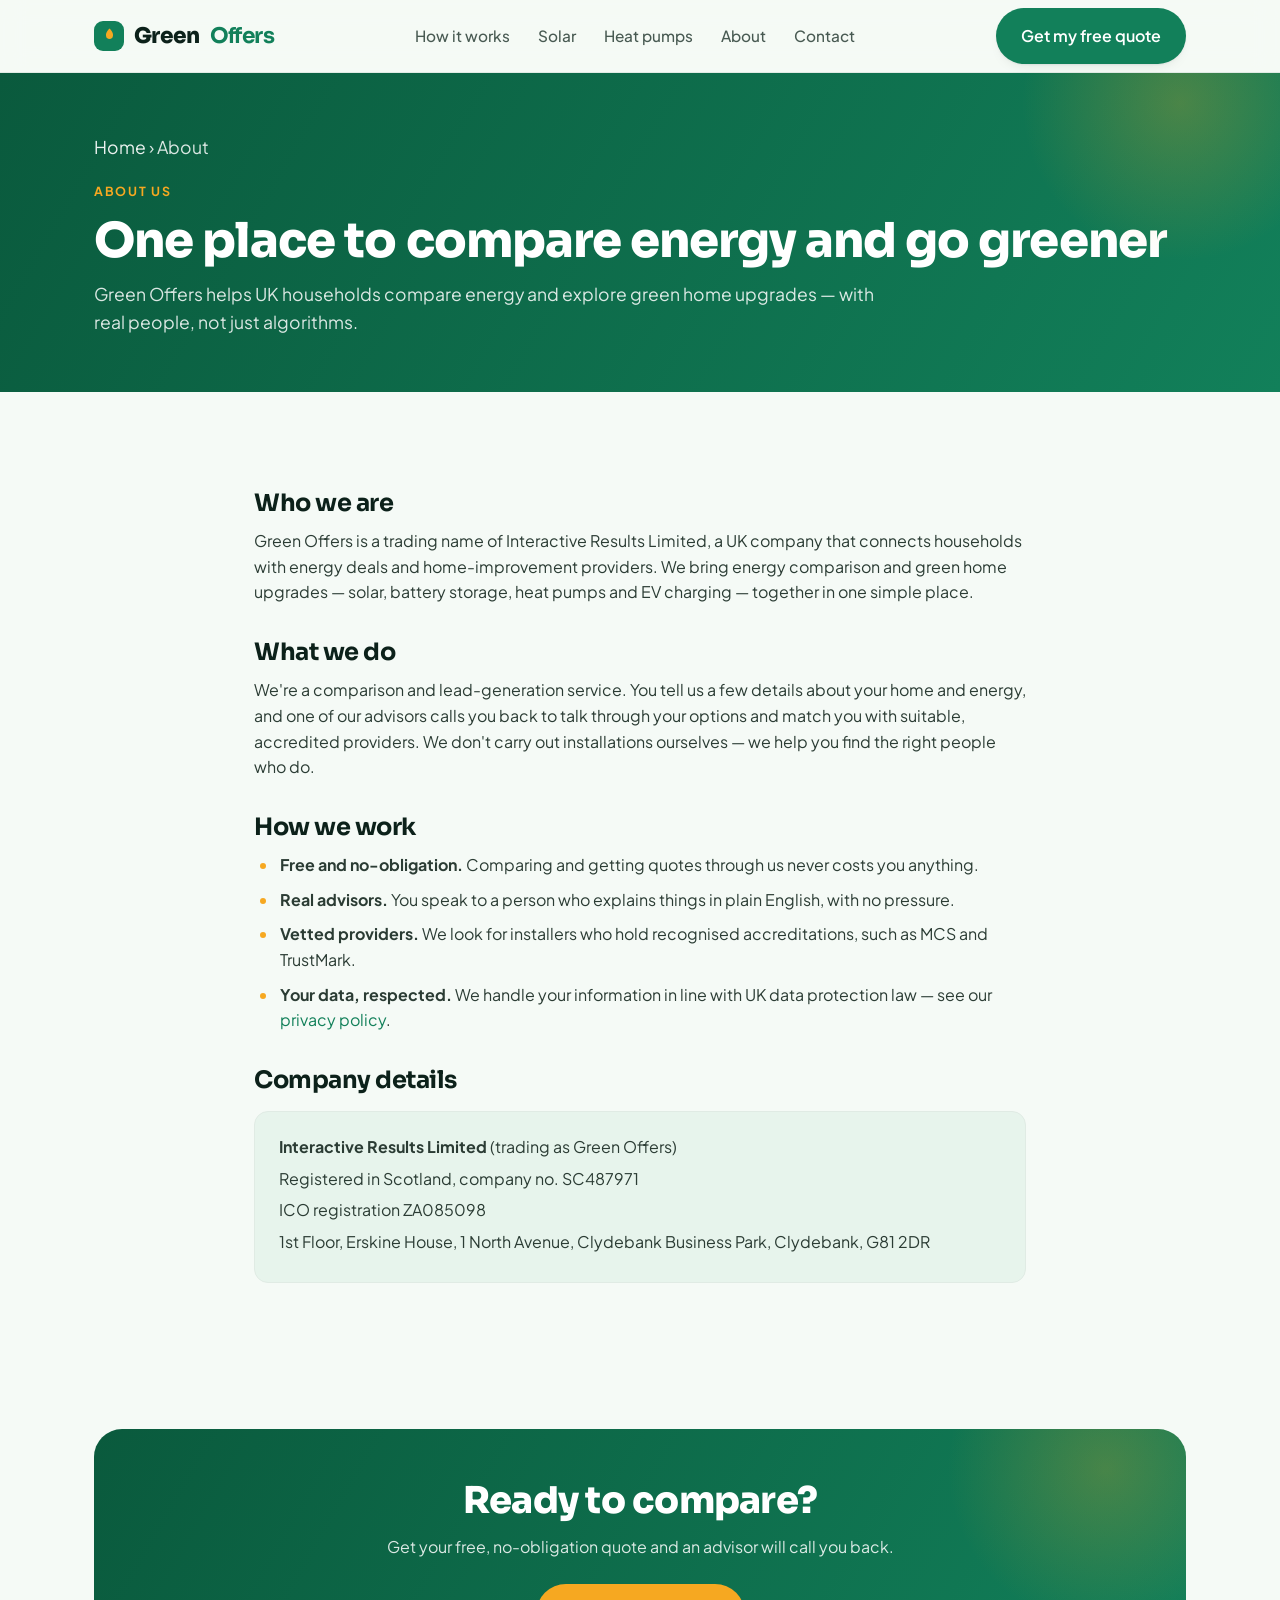
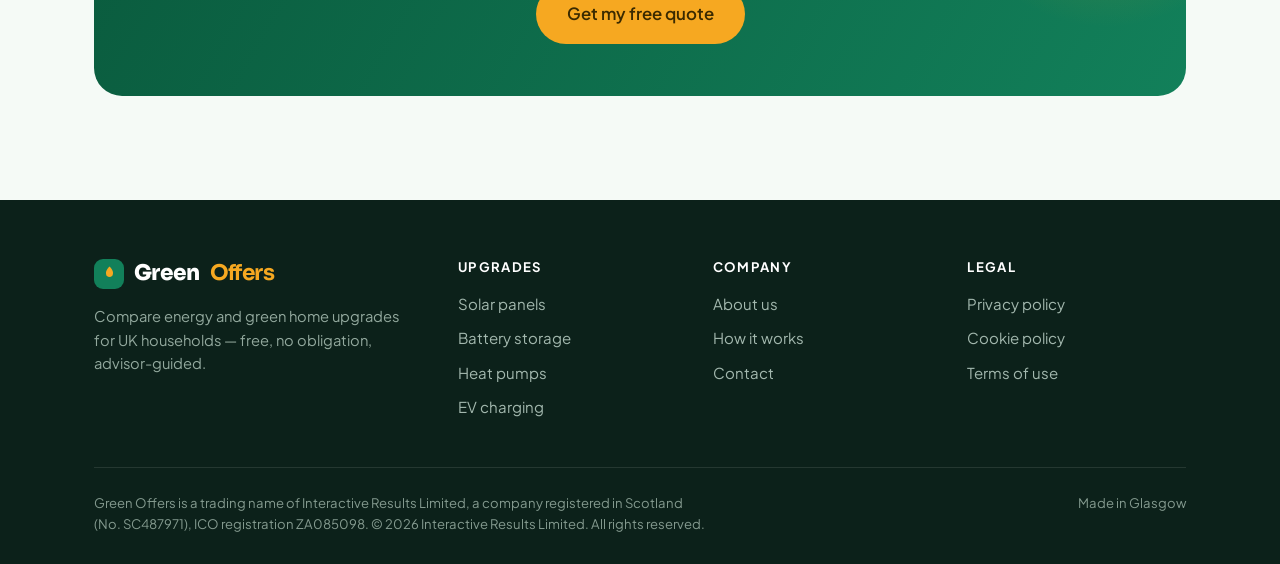
<file: about.html>
<!DOCTYPE html>
<html lang="en-GB">
<head>
<meta charset="UTF-8" />
<meta name="viewport" content="width=device-width, initial-scale=1.0" />
<title>About Green Offers</title>
<meta name="description" content="Green Offers is a trading name of Interactive Results Ltd, helping UK households compare energy and green home upgrades." />
<link rel="preconnect" href="https://fonts.googleapis.com" />
<link rel="preconnect" href="https://fonts.gstatic.com" crossorigin />
<link href="https://fonts.googleapis.com/css2?family=Sora:wght@600;700;800&family=Plus+Jakarta+Sans:wght@400;500;600;700&display=swap" rel="stylesheet" />
<link rel="stylesheet" href="/styles.css" />
<script async src="https://www.googletagmanager.com/gtag/js?id=AW-18355958769"></script>
<script>window.dataLayer=window.dataLayer||[];function gtag(){dataLayer.push(arguments);}gtag('js',new Date());gtag('config','AW-18355958769');</script>
</head>
<body>
<header>
  <div class="wrap nav">
    <a href="/" class="logo" aria-label="Green Offers home"><span class="mark" aria-hidden="true"><svg width="17" height="17" viewBox="0 0 24 24" fill="currentColor"><path d="M12 2C7 7 6 11 8 15a6 6 0 0 0 8 0c2-4 1-8-4-13Z"/></svg></span>Green <b>Offers</b></a>
    <nav class="nav-links" id="navLinks">
      <a href="/how-it-works">How it works</a>
      <a href="/solar">Solar</a>
      <a href="/heat-pumps">Heat pumps</a>
      <a href="/about">About</a>
      <a href="/contact">Contact</a>
    </nav>
    <div style="display:flex;align-items:center;gap:14px">
      <a href="/#quote" class="btn btn-primary">Get my free quote</a>
      <button class="menu-btn" id="menuBtn" aria-label="Open menu"><span></span><span></span><span></span></button>
    </div>
  </div>
</header>
<section class="page-hero"><div class="wrap"><p class="crumb"><a href="/">Home</a> &rsaquo; About</p><span class="eyebrow">About us</span><h1>One place to compare energy and go greener</h1><p>Green Offers helps UK households compare energy and explore green home upgrades — with real people, not just algorithms.</p></div></section>
<section class="section"><div class="wrap" style="max-width:820px"><div class="prose">
<h2>Who we are</h2>
<p>Green Offers is a trading name of Interactive Results Limited, a UK company that connects households with energy deals and home-improvement providers. We bring energy comparison and green home upgrades — solar, battery storage, heat pumps and EV charging — together in one simple place.</p>
<h2>What we do</h2>
<p>We're a comparison and lead-generation service. You tell us a few details about your home and energy, and one of our advisors calls you back to talk through your options and match you with suitable, accredited providers. We don't carry out installations ourselves — we help you find the right people who do.</p>
<h2>How we work</h2>
<ul>
<li><strong>Free and no-obligation.</strong> Comparing and getting quotes through us never costs you anything.</li>
<li><strong>Real advisors.</strong> You speak to a person who explains things in plain English, with no pressure.</li>
<li><strong>Vetted providers.</strong> We look for installers who hold recognised accreditations, such as MCS and TrustMark.</li>
<li><strong>Your data, respected.</strong> We handle your information in line with UK data protection law — see our <a href="/privacy">privacy policy</a>.</li>
</ul>
<h2>Company details</h2>
<div class="contact-card">
<p><strong>Interactive Results Limited</strong> (trading as Green Offers)</p>
<p>Registered in Scotland, company no. SC487971</p>
<p>ICO registration ZA085098</p>
<p>1st Floor, Erskine House, 1 North Avenue, Clydebank Business Park, Clydebank, G81 2DR</p>
</div>
</div></div></section>
<section class="section"><div class="wrap"><div class="cta-band"><h2>Ready to compare?</h2><p>Get your free, no-obligation quote and an advisor will call you back.</p><a href="/#quote" class="btn btn-accent btn-lg" style="position:relative">Get my free quote</a></div></div></section>
<footer>
  <div class="wrap">
    <div class="foot-grid">
      <div>
        <a href="/" class="logo"><span class="mark" aria-hidden="true"><svg width="17" height="17" viewBox="0 0 24 24" fill="currentColor"><path d="M12 2C7 7 6 11 8 15a6 6 0 0 0 8 0c2-4 1-8-4-13Z"/></svg></span>Green <b>Offers</b></a>
        <p class="foot-about">Compare energy and green home upgrades for UK households — free, no obligation, advisor-guided.</p>
      </div>
      <div class="foot-col"><h4>Upgrades</h4><a href="/solar">Solar panels</a><a href="/battery-storage">Battery storage</a><a href="/heat-pumps">Heat pumps</a><a href="/ev-charging">EV charging</a></div>
      <div class="foot-col"><h4>Company</h4><a href="/about">About us</a><a href="/how-it-works">How it works</a><a href="/contact">Contact</a></div>
      <div class="foot-col"><h4>Legal</h4><a href="/privacy">Privacy policy</a><a href="/cookies">Cookie policy</a><a href="/terms">Terms of use</a></div>
    </div>
    <div class="foot-bottom">
      <p class="reg">Green Offers is a trading name of Interactive Results Limited, a company registered in Scotland (No.&nbsp;SC487971), ICO registration ZA085098. &copy; <span id="yr"></span> Interactive Results Limited. All rights reserved.</p>
      <p>Made in Glasgow</p>
    </div>
  </div>
</footer>
<script>var y=document.getElementById("yr");if(y)y.textContent=new Date().getFullYear();var mb=document.getElementById("menuBtn"),nl=document.getElementById("navLinks");if(mb)mb.addEventListener("click",function(){nl.classList.toggle("open");});</script>
</body>
</html>
</file>
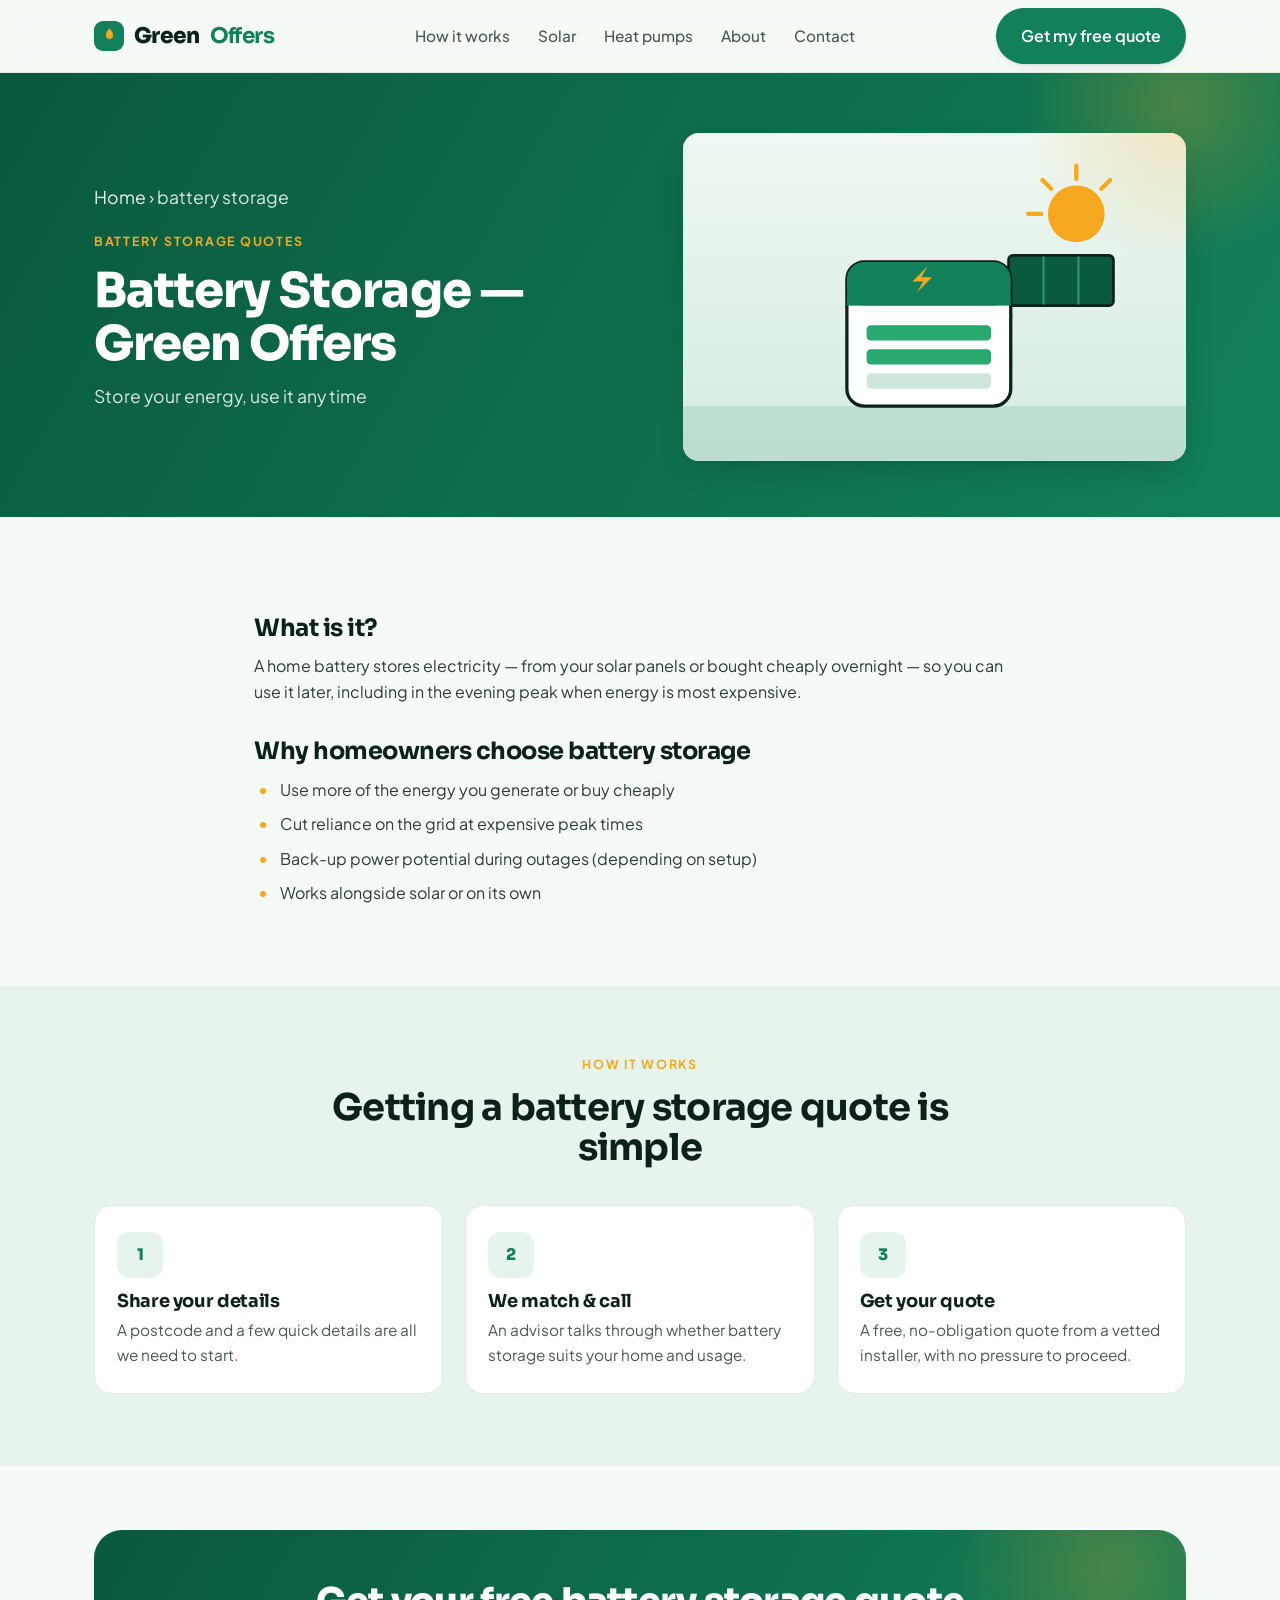
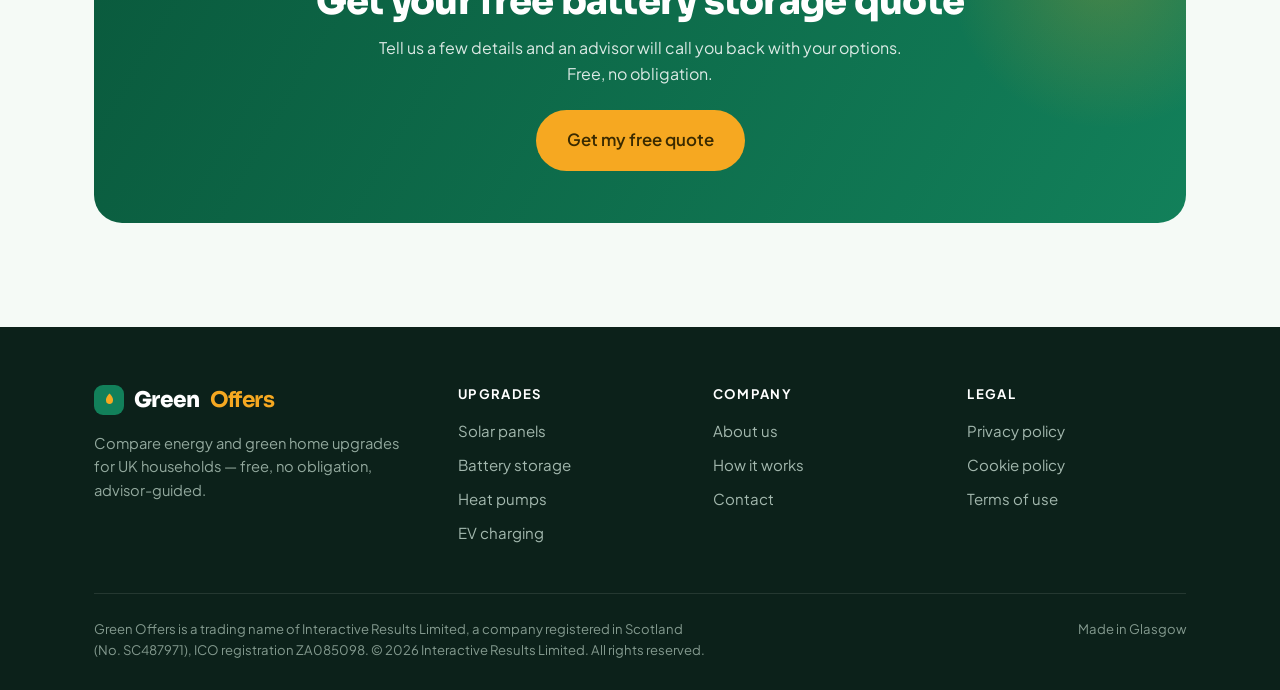
<file: battery-storage.html>
<!DOCTYPE html>
<html lang="en-GB">
<head>
<meta charset="UTF-8" />
<meta name="viewport" content="width=device-width, initial-scale=1.0" />
<title>Battery Storage — Green Offers</title>
<meta name="description" content="Get free battery storage quotes to store your energy and use it when you need it, with Green Offers." />
<link rel="preconnect" href="https://fonts.googleapis.com" />
<link rel="preconnect" href="https://fonts.gstatic.com" crossorigin />
<link href="https://fonts.googleapis.com/css2?family=Sora:wght@600;700;800&family=Plus+Jakarta+Sans:wght@400;500;600;700&display=swap" rel="stylesheet" />
<link rel="stylesheet" href="/styles.css" />
<script async src="https://www.googletagmanager.com/gtag/js?id=AW-18355958769"></script>
<script>window.dataLayer=window.dataLayer||[];function gtag(){dataLayer.push(arguments);}gtag('js',new Date());gtag('config','AW-18355958769');</script>
</head>
<body>
<header><div class="wrap nav">
<a href="/" class="logo" aria-label="Green Offers home"><span class="mark" aria-hidden="true"><svg width="17" height="17" viewBox="0 0 24 24" fill="currentColor"><path d="M12 2C7 7 6 11 8 15a6 6 0 0 0 8 0c2-4 1-8-4-13Z"/></svg></span>Green <b>Offers</b></a>
<nav class="nav-links" id="navLinks"><a href="/how-it-works">How it works</a><a href="/solar">Solar</a><a href="/heat-pumps">Heat pumps</a><a href="/about">About</a><a href="/contact">Contact</a></nav>
<div style="display:flex;align-items:center;gap:14px"><a href="/#quote" class="btn btn-primary">Get my free quote</a><button class="menu-btn" id="menuBtn" aria-label="Open menu"><span></span><span></span><span></span></button></div>
</div></header>
<section class="page-hero"><div class="wrap"><div class="hero-2col">
<div><p class="crumb"><a href="/">Home</a> &rsaquo; battery storage</p><span class="eyebrow">battery storage quotes</span><h1>Battery Storage — Green Offers</h1><p>Store your energy, use it any time</p></div>
<div class="hero-illus"><svg viewBox="0 0 460 300" xmlns="http://www.w3.org/2000/svg" role="img" aria-label="A home battery storing energy">
<defs><linearGradient id="bsky" x1="0" y1="0" x2="0" y2="1"><stop offset="0" stop-color="#eef7f1"/><stop offset="1" stop-color="#d6ecdf"/></linearGradient></defs>
<rect width="460" height="300" fill="url(#bsky)"/>
<rect y="250" width="460" height="50" fill="#12805a" opacity="0.14"/>
<circle cx="360" cy="74" r="26" fill="#f6a821"/>
<g stroke="#f6a821" stroke-width="4" stroke-linecap="round"><line x1="360" y1="30" x2="360" y2="42"/><line x1="316" y1="74" x2="328" y2="74"/><line x1="329" y1="43" x2="337" y2="51"/><line x1="391" y1="43" x2="383" y2="51"/></g>
<rect x="298" y="112" width="96" height="46" rx="4" fill="#0a5a3d" stroke="#0c211a" stroke-width="2.5"/>
<g stroke="#2f9670" stroke-width="2"><line x1="330" y1="113" x2="330" y2="157"/><line x1="362" y1="113" x2="362" y2="157"/></g>
<path d="M300 168 q-40 6 -46 40" stroke="#f6a821" stroke-width="4" fill="none" stroke-linecap="round"/>
<polygon points="252,198 262,204 256,204 260,214 248,206 254,206" fill="#f6a821"/>
<rect x="150" y="118" width="150" height="132" rx="16" fill="#ffffff" stroke="#0c211a" stroke-width="3"/>
<rect x="150" y="118" width="150" height="40" rx="16" fill="#12805a"/>
<rect x="150" y="146" width="150" height="12" fill="#12805a"/>
<path d="M228 132 l-10 0 6 -10 -14 14 10 0 -6 10 z" fill="#f6a821"/>
<g><rect x="168" y="176" width="114" height="14" rx="4" fill="#29a86f"/><rect x="168" y="198" width="114" height="14" rx="4" fill="#29a86f"/><rect x="168" y="220" width="114" height="14" rx="4" fill="#cfe7d9"/></g>
</svg></div>
</div></div></section>
<section class="section"><div class="wrap" style="max-width:820px"><div class="prose">
<h2>What is it?</h2><p>A home battery stores electricity — from your solar panels or bought cheaply overnight — so you can use it later, including in the evening peak when energy is most expensive.</p>
<h2>Why homeowners choose battery storage</h2><ul><li>Use more of the energy you generate or buy cheaply</li><li>Cut reliance on the grid at expensive peak times</li><li>Back-up power potential during outages (depending on setup)</li><li>Works alongside solar or on its own</li></ul>
</div></div></section>
<section class="section band-mint"><div class="wrap">
<div class="section-head center"><span class="eyebrow">How it works</span><h2>Getting a battery storage quote is simple</h2></div>
<div class="feat-grid"><div class="feat"><div class="ic">1</div><h3>Share your details</h3><p>A postcode and a few quick details are all we need to start.</p></div><div class="feat"><div class="ic">2</div><h3>We match & call</h3><p>An advisor talks through whether battery storage suits your home and usage.</p></div><div class="feat"><div class="ic">3</div><h3>Get your quote</h3><p>A free, no-obligation quote from a vetted installer, with no pressure to proceed.</p></div></div></div></section>
<section class="section"><div class="wrap"><div class="cta-band"><h2>Get your free battery storage quote</h2><p>Tell us a few details and an advisor will call you back with your options. Free, no obligation.</p><a href="/?product=battery#quote" class="btn btn-accent btn-lg" style="position:relative">Get my free quote</a></div></div></section>
<footer><div class="wrap"><div class="foot-grid">
<div><a href="/" class="logo"><span class="mark" aria-hidden="true"><svg width="17" height="17" viewBox="0 0 24 24" fill="currentColor"><path d="M12 2C7 7 6 11 8 15a6 6 0 0 0 8 0c2-4 1-8-4-13Z"/></svg></span>Green <b>Offers</b></a><p class="foot-about">Compare energy and green home upgrades for UK households — free, no obligation, advisor-guided.</p></div>
<div class="foot-col"><h4>Upgrades</h4><a href="/solar">Solar panels</a><a href="/battery-storage">Battery storage</a><a href="/heat-pumps">Heat pumps</a><a href="/ev-charging">EV charging</a></div>
<div class="foot-col"><h4>Company</h4><a href="/about">About us</a><a href="/how-it-works">How it works</a><a href="/contact">Contact</a></div>
<div class="foot-col"><h4>Legal</h4><a href="/privacy">Privacy policy</a><a href="/cookies">Cookie policy</a><a href="/terms">Terms of use</a></div>
</div><div class="foot-bottom"><p class="reg">Green Offers is a trading name of Interactive Results Limited, a company registered in Scotland (No.&nbsp;SC487971), ICO registration ZA085098. &copy; <span id="yr"></span> Interactive Results Limited. All rights reserved.</p><p>Made in Glasgow</p></div></div></footer>
<script>var y=document.getElementById("yr");if(y)y.textContent=new Date().getFullYear();var mb=document.getElementById("menuBtn"),nl=document.getElementById("navLinks");if(mb)mb.addEventListener("click",function(){nl.classList.toggle("open");});</script>
</body>
</html>
</file>
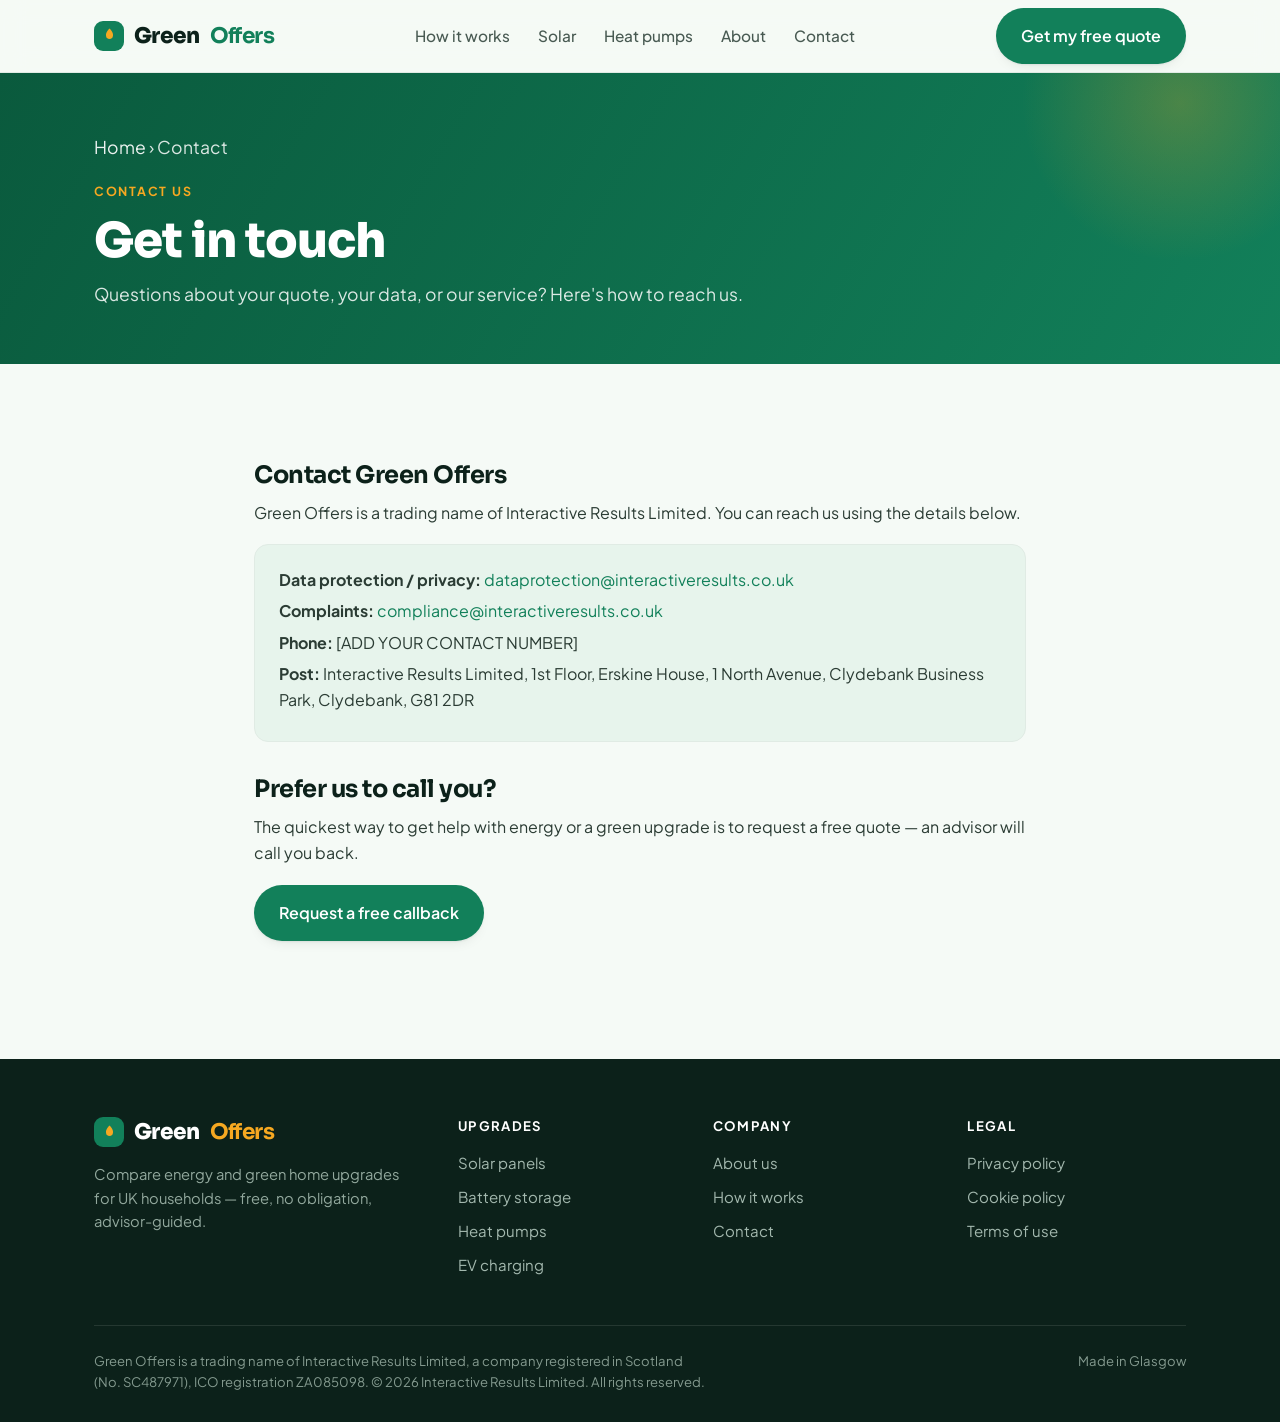
<file: contact.html>
<!DOCTYPE html>
<html lang="en-GB">
<head>
<meta charset="UTF-8" />
<meta name="viewport" content="width=device-width, initial-scale=1.0" />
<title>Contact — Green Offers</title>
<meta name="description" content="Contact Green Offers (Interactive Results Ltd) — general enquiries, data protection and complaints contact details." />
<link rel="preconnect" href="https://fonts.googleapis.com" />
<link rel="preconnect" href="https://fonts.gstatic.com" crossorigin />
<link href="https://fonts.googleapis.com/css2?family=Sora:wght@600;700;800&family=Plus+Jakarta+Sans:wght@400;500;600;700&display=swap" rel="stylesheet" />
<link rel="stylesheet" href="/styles.css" />
<script async src="https://www.googletagmanager.com/gtag/js?id=AW-18355958769"></script>
<script>window.dataLayer=window.dataLayer||[];function gtag(){dataLayer.push(arguments);}gtag('js',new Date());gtag('config','AW-18355958769');</script>
</head>
<body>
<header>
  <div class="wrap nav">
    <a href="/" class="logo" aria-label="Green Offers home"><span class="mark" aria-hidden="true"><svg width="17" height="17" viewBox="0 0 24 24" fill="currentColor"><path d="M12 2C7 7 6 11 8 15a6 6 0 0 0 8 0c2-4 1-8-4-13Z"/></svg></span>Green <b>Offers</b></a>
    <nav class="nav-links" id="navLinks">
      <a href="/how-it-works">How it works</a>
      <a href="/solar">Solar</a>
      <a href="/heat-pumps">Heat pumps</a>
      <a href="/about">About</a>
      <a href="/contact">Contact</a>
    </nav>
    <div style="display:flex;align-items:center;gap:14px">
      <a href="/#quote" class="btn btn-primary">Get my free quote</a>
      <button class="menu-btn" id="menuBtn" aria-label="Open menu"><span></span><span></span><span></span></button>
    </div>
  </div>
</header>
<section class="page-hero"><div class="wrap"><p class="crumb"><a href="/">Home</a> &rsaquo; Contact</p><span class="eyebrow">Contact us</span><h1>Get in touch</h1><p>Questions about your quote, your data, or our service? Here's how to reach us.</p></div></section>
<section class="section"><div class="wrap" style="max-width:820px"><div class="prose">
<h2>Contact Green Offers</h2>
<p>Green Offers is a trading name of Interactive Results Limited. You can reach us using the details below.</p>
<div class="contact-card">
<p><strong>Data protection / privacy:</strong> <a href="mailto:dataprotection@interactiveresults.co.uk">dataprotection@interactiveresults.co.uk</a></p>
<p><strong>Complaints:</strong> <a href="mailto:compliance@interactiveresults.co.uk">compliance@interactiveresults.co.uk</a></p>
<p><strong>Phone:</strong> [ADD YOUR CONTACT NUMBER]</p>
<p><strong>Post:</strong> Interactive Results Limited, 1st Floor, Erskine House, 1 North Avenue, Clydebank Business Park, Clydebank, G81 2DR</p>
</div>
<h2>Prefer us to call you?</h2>
<p>The quickest way to get help with energy or a green upgrade is to request a free quote — an advisor will call you back.</p>
<p><a href="/#quote" class="btn btn-primary" style="margin-top:6px">Request a free callback</a></p>
</div></div></section>

<footer>
  <div class="wrap">
    <div class="foot-grid">
      <div>
        <a href="/" class="logo"><span class="mark" aria-hidden="true"><svg width="17" height="17" viewBox="0 0 24 24" fill="currentColor"><path d="M12 2C7 7 6 11 8 15a6 6 0 0 0 8 0c2-4 1-8-4-13Z"/></svg></span>Green <b>Offers</b></a>
        <p class="foot-about">Compare energy and green home upgrades for UK households — free, no obligation, advisor-guided.</p>
      </div>
      <div class="foot-col"><h4>Upgrades</h4><a href="/solar">Solar panels</a><a href="/battery-storage">Battery storage</a><a href="/heat-pumps">Heat pumps</a><a href="/ev-charging">EV charging</a></div>
      <div class="foot-col"><h4>Company</h4><a href="/about">About us</a><a href="/how-it-works">How it works</a><a href="/contact">Contact</a></div>
      <div class="foot-col"><h4>Legal</h4><a href="/privacy">Privacy policy</a><a href="/cookies">Cookie policy</a><a href="/terms">Terms of use</a></div>
    </div>
    <div class="foot-bottom">
      <p class="reg">Green Offers is a trading name of Interactive Results Limited, a company registered in Scotland (No.&nbsp;SC487971), ICO registration ZA085098. &copy; <span id="yr"></span> Interactive Results Limited. All rights reserved.</p>
      <p>Made in Glasgow</p>
    </div>
  </div>
</footer>
<script>var y=document.getElementById("yr");if(y)y.textContent=new Date().getFullYear();var mb=document.getElementById("menuBtn"),nl=document.getElementById("navLinks");if(mb)mb.addEventListener("click",function(){nl.classList.toggle("open");});</script>
</body>
</html>
</file>
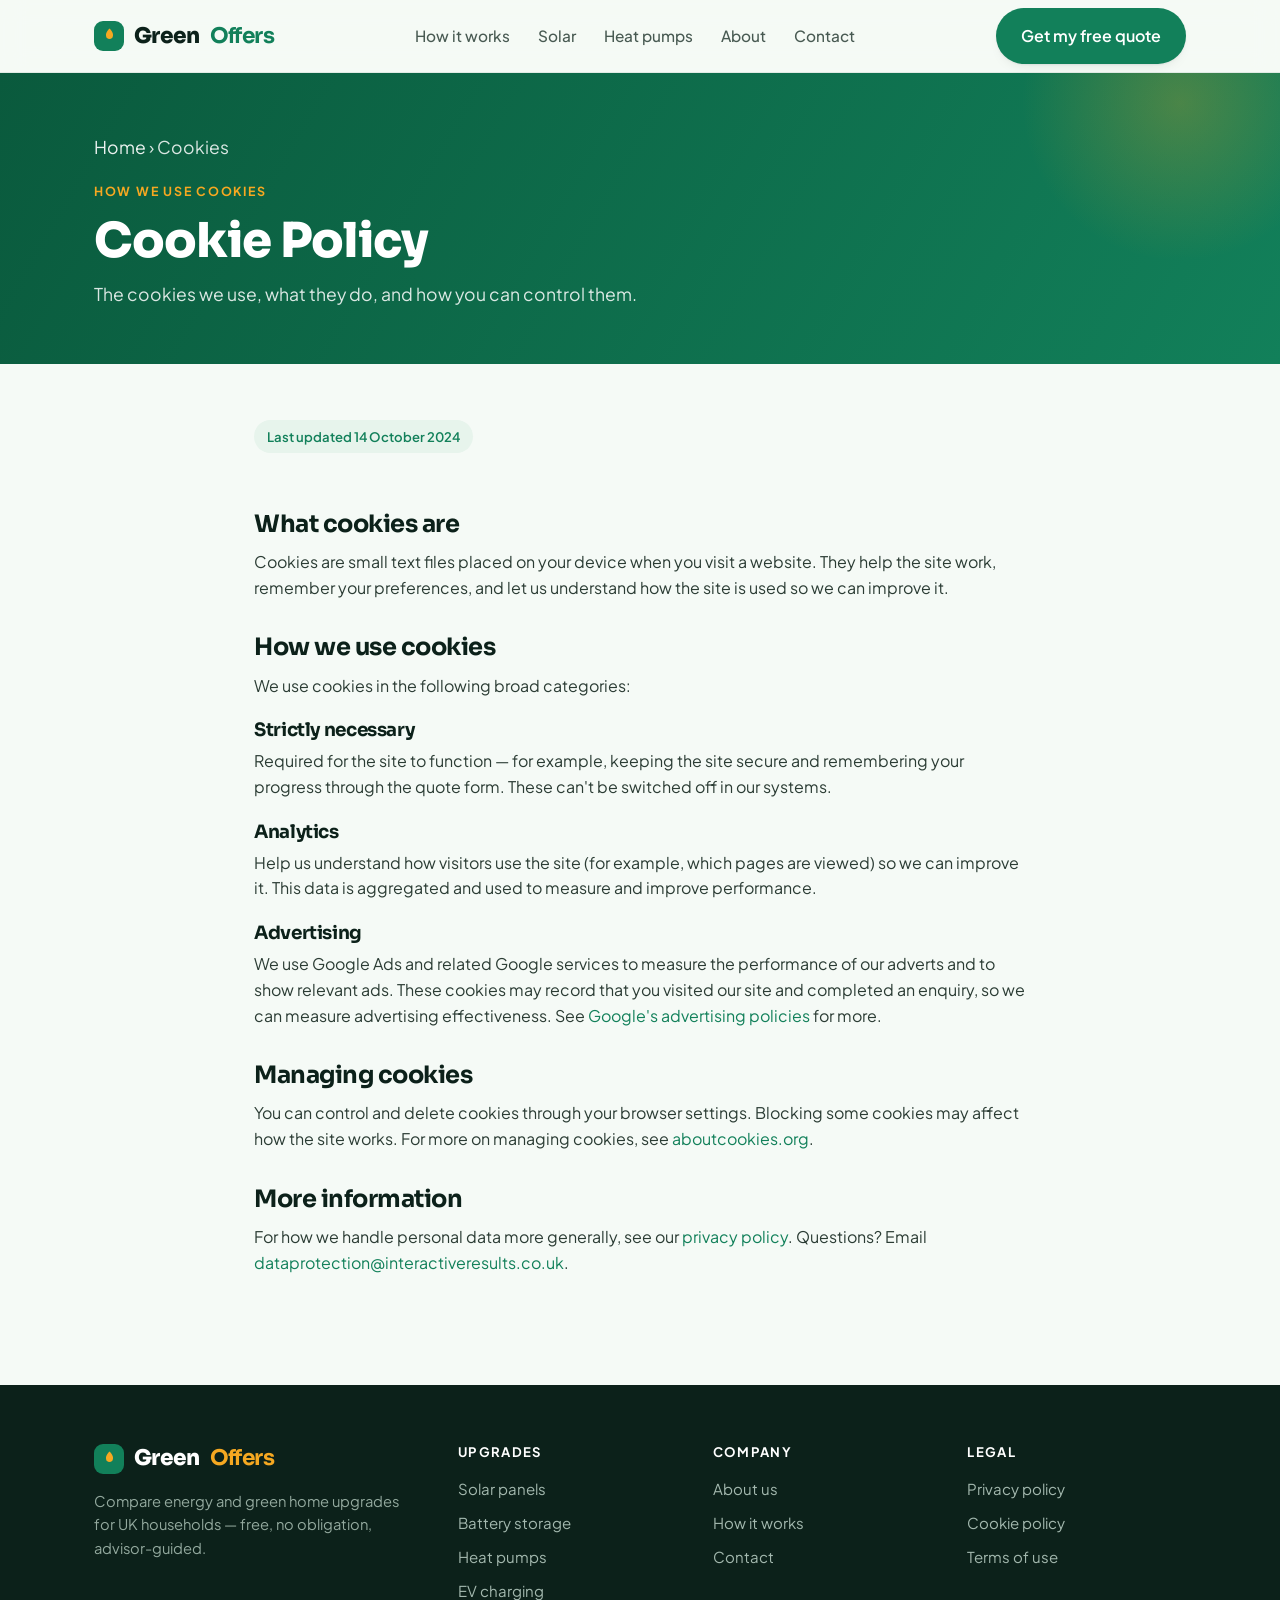
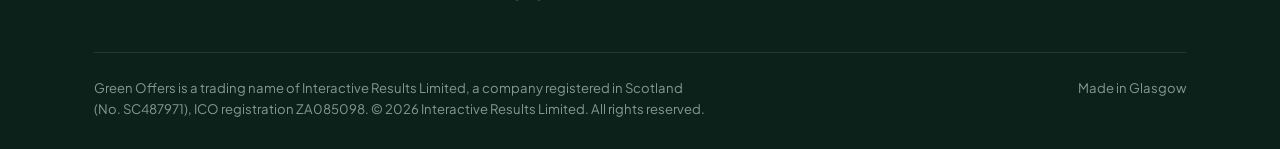
<file: cookies.html>
<!DOCTYPE html>
<html lang="en-GB">
<head>
<meta charset="UTF-8" />
<meta name="viewport" content="width=device-width, initial-scale=1.0" />
<title>Cookie Policy — Green Offers</title>
<meta name="description" content="How Green Offers uses cookies, including necessary, analytics and advertising cookies, and how to manage them." />
<link rel="preconnect" href="https://fonts.googleapis.com" />
<link rel="preconnect" href="https://fonts.gstatic.com" crossorigin />
<link href="https://fonts.googleapis.com/css2?family=Sora:wght@600;700;800&family=Plus+Jakarta+Sans:wght@400;500;600;700&display=swap" rel="stylesheet" />
<link rel="stylesheet" href="/styles.css" />
<script async src="https://www.googletagmanager.com/gtag/js?id=AW-18355958769"></script>
<script>window.dataLayer=window.dataLayer||[];function gtag(){dataLayer.push(arguments);}gtag('js',new Date());gtag('config','AW-18355958769');</script>
</head>
<body>
<header><div class="wrap nav">
<a href="/" class="logo" aria-label="Green Offers home"><span class="mark" aria-hidden="true"><svg width="17" height="17" viewBox="0 0 24 24" fill="currentColor"><path d="M12 2C7 7 6 11 8 15a6 6 0 0 0 8 0c2-4 1-8-4-13Z"/></svg></span>Green <b>Offers</b></a>
<nav class="nav-links" id="navLinks"><a href="/how-it-works">How it works</a><a href="/solar">Solar</a><a href="/heat-pumps">Heat pumps</a><a href="/about">About</a><a href="/contact">Contact</a></nav>
<div style="display:flex;align-items:center;gap:14px"><a href="/#quote" class="btn btn-primary">Get my free quote</a><button class="menu-btn" id="menuBtn" aria-label="Open menu"><span></span><span></span><span></span></button></div>
</div></header>
<section class="page-hero"><div class="wrap"><p class="crumb"><a href="/">Home</a> &rsaquo; Cookies</p><span class="eyebrow">How we use cookies</span><h1>Cookie Policy</h1><p>The cookies we use, what they do, and how you can control them.</p></div></section><main class="doc"><div class="prose"><span class="updated">Last updated 14 October 2024</span>
<h2>What cookies are</h2>
<p>Cookies are small text files placed on your device when you visit a website. They help the site work, remember your preferences, and let us understand how the site is used so we can improve it.</p>
<h2>How we use cookies</h2>
<p>We use cookies in the following broad categories:</p>
<h3>Strictly necessary</h3>
<p>Required for the site to function — for example, keeping the site secure and remembering your progress through the quote form. These can't be switched off in our systems.</p>
<h3>Analytics</h3>
<p>Help us understand how visitors use the site (for example, which pages are viewed) so we can improve it. This data is aggregated and used to measure and improve performance.</p>
<h3>Advertising</h3>
<p>We use Google Ads and related Google services to measure the performance of our adverts and to show relevant ads. These cookies may record that you visited our site and completed an enquiry, so we can measure advertising effectiveness. See <a href="https://policies.google.com/technologies/ads">Google's advertising policies</a> for more.</p>
<h2>Managing cookies</h2>
<p>You can control and delete cookies through your browser settings. Blocking some cookies may affect how the site works. For more on managing cookies, see <a href="https://www.aboutcookies.org">aboutcookies.org</a>.</p>
<h2>More information</h2>
<p>For how we handle personal data more generally, see our <a href="/privacy">privacy policy</a>. Questions? Email <a href="mailto:dataprotection@interactiveresults.co.uk">dataprotection@interactiveresults.co.uk</a>.</p>
</div></main>
<footer><div class="wrap"><div class="foot-grid">
<div><a href="/" class="logo"><span class="mark" aria-hidden="true"><svg width="17" height="17" viewBox="0 0 24 24" fill="currentColor"><path d="M12 2C7 7 6 11 8 15a6 6 0 0 0 8 0c2-4 1-8-4-13Z"/></svg></span>Green <b>Offers</b></a><p class="foot-about">Compare energy and green home upgrades for UK households — free, no obligation, advisor-guided.</p></div>
<div class="foot-col"><h4>Upgrades</h4><a href="/solar">Solar panels</a><a href="/battery-storage">Battery storage</a><a href="/heat-pumps">Heat pumps</a><a href="/ev-charging">EV charging</a></div>
<div class="foot-col"><h4>Company</h4><a href="/about">About us</a><a href="/how-it-works">How it works</a><a href="/contact">Contact</a></div>
<div class="foot-col"><h4>Legal</h4><a href="/privacy">Privacy policy</a><a href="/cookies">Cookie policy</a><a href="/terms">Terms of use</a></div>
</div><div class="foot-bottom"><p class="reg">Green Offers is a trading name of Interactive Results Limited, a company registered in Scotland (No.&nbsp;SC487971), ICO registration ZA085098. &copy; <span id="yr"></span> Interactive Results Limited. All rights reserved.</p><p>Made in Glasgow</p></div></div></footer>
<script>var y=document.getElementById("yr");if(y)y.textContent=new Date().getFullYear();var mb=document.getElementById("menuBtn"),nl=document.getElementById("navLinks");if(mb)mb.addEventListener("click",function(){nl.classList.toggle("open");});</script>
</body>
</html>
</file>
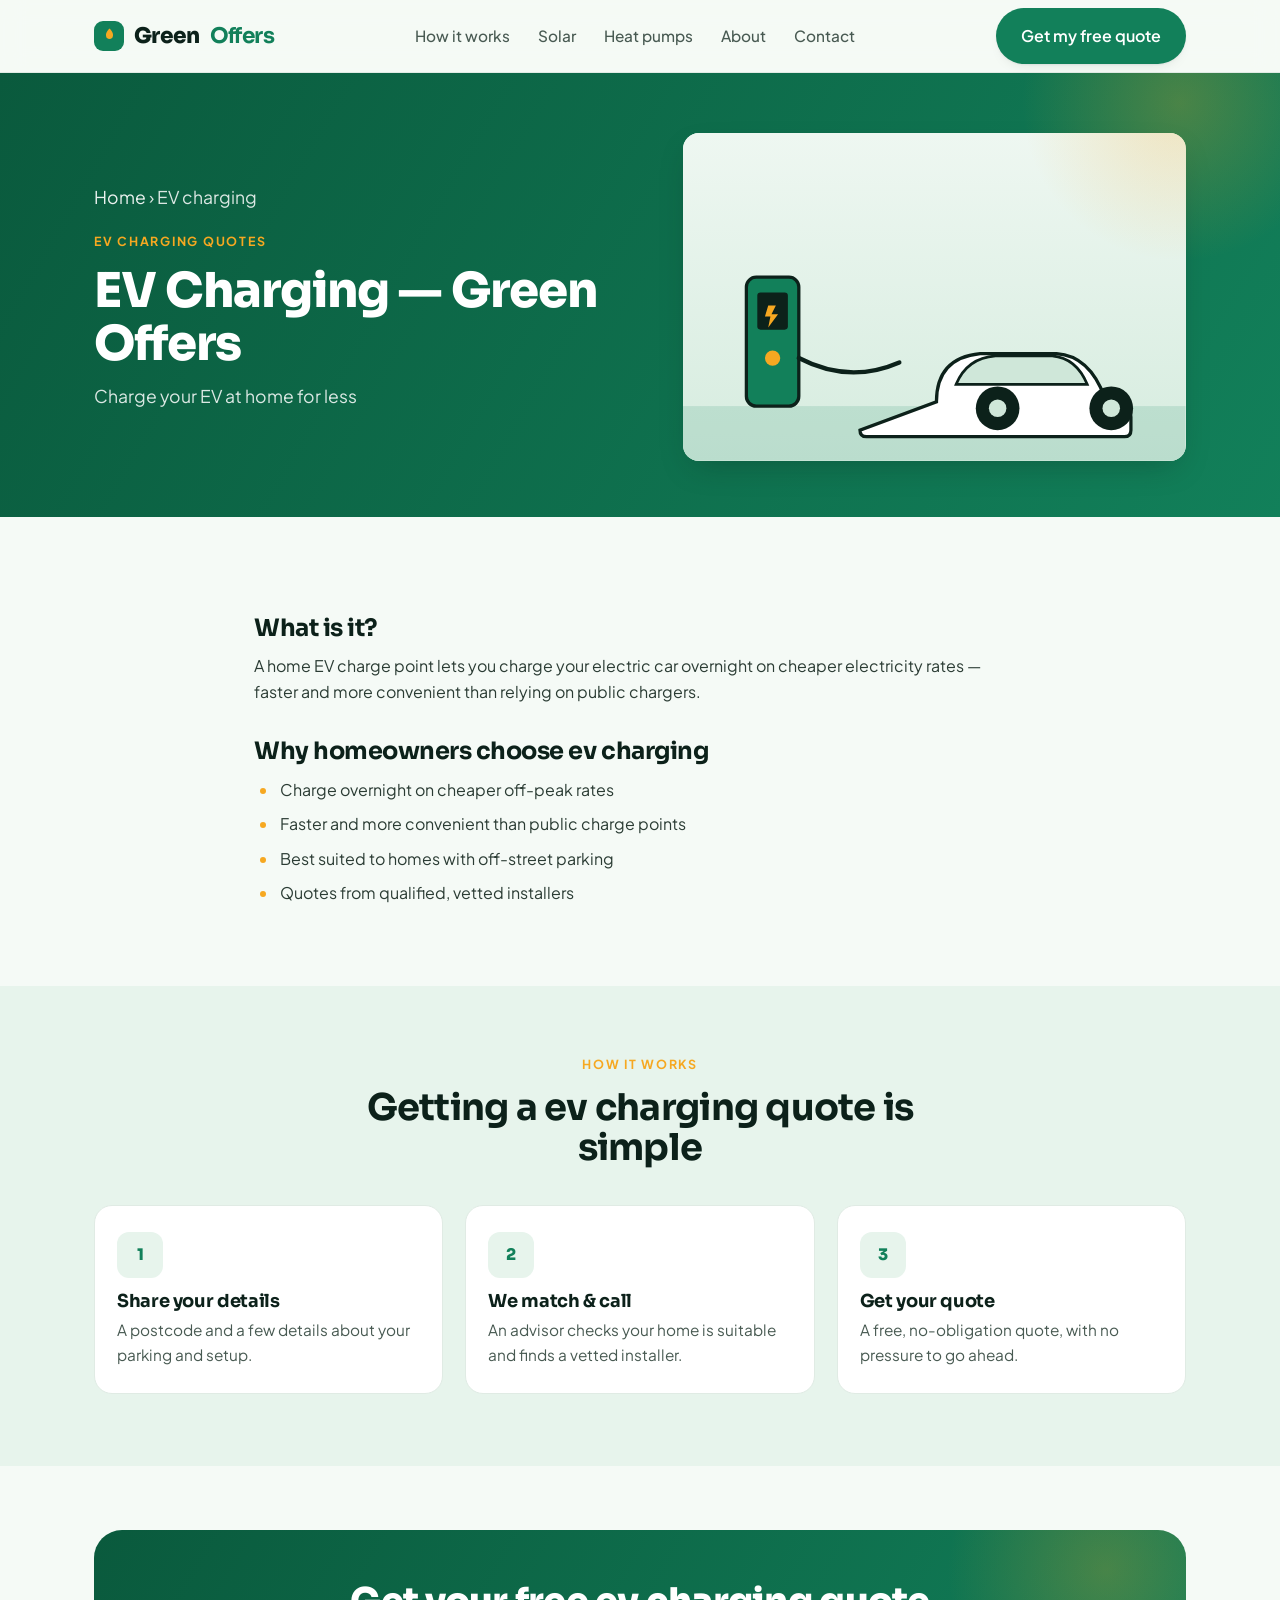
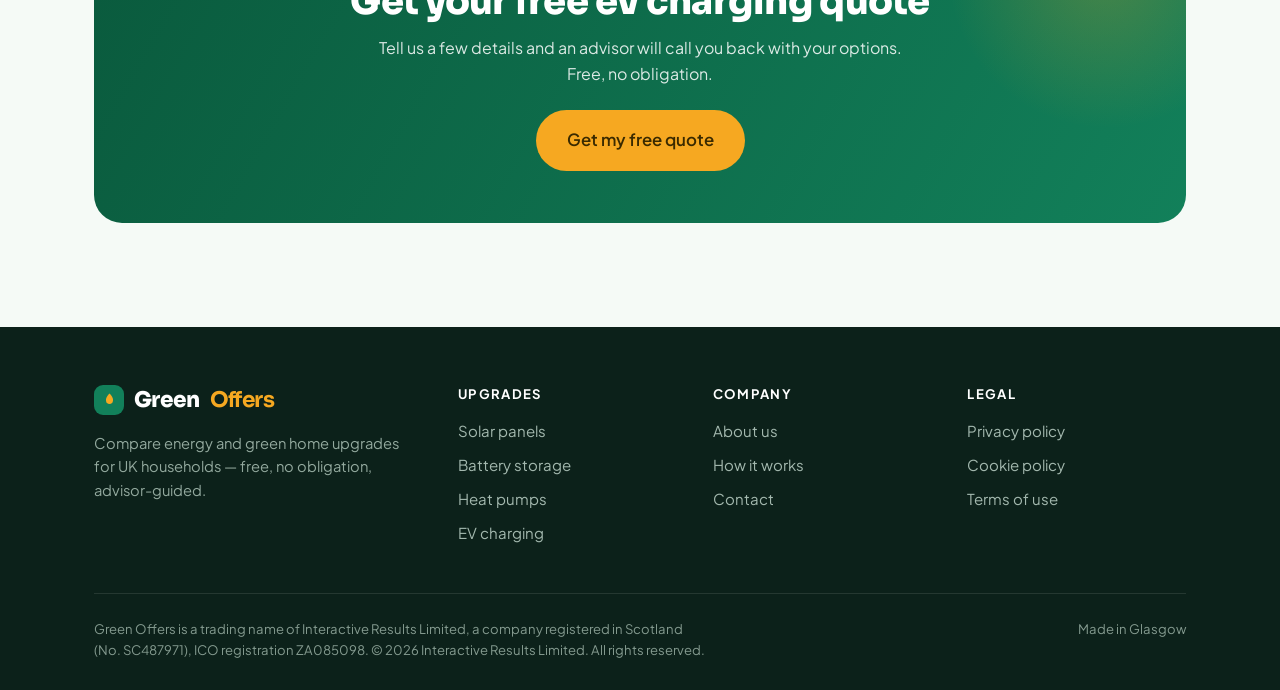
<file: ev-charging.html>
<!DOCTYPE html>
<html lang="en-GB">
<head>
<meta charset="UTF-8" />
<meta name="viewport" content="width=device-width, initial-scale=1.0" />
<title>EV Charging — Green Offers</title>
<meta name="description" content="Get free home EV charger quotes from vetted installers with Green Offers." />
<link rel="preconnect" href="https://fonts.googleapis.com" />
<link rel="preconnect" href="https://fonts.gstatic.com" crossorigin />
<link href="https://fonts.googleapis.com/css2?family=Sora:wght@600;700;800&family=Plus+Jakarta+Sans:wght@400;500;600;700&display=swap" rel="stylesheet" />
<link rel="stylesheet" href="/styles.css" />
<script async src="https://www.googletagmanager.com/gtag/js?id=AW-18355958769"></script>
<script>window.dataLayer=window.dataLayer||[];function gtag(){dataLayer.push(arguments);}gtag('js',new Date());gtag('config','AW-18355958769');</script>
</head>
<body>
<header><div class="wrap nav">
<a href="/" class="logo" aria-label="Green Offers home"><span class="mark" aria-hidden="true"><svg width="17" height="17" viewBox="0 0 24 24" fill="currentColor"><path d="M12 2C7 7 6 11 8 15a6 6 0 0 0 8 0c2-4 1-8-4-13Z"/></svg></span>Green <b>Offers</b></a>
<nav class="nav-links" id="navLinks"><a href="/how-it-works">How it works</a><a href="/solar">Solar</a><a href="/heat-pumps">Heat pumps</a><a href="/about">About</a><a href="/contact">Contact</a></nav>
<div style="display:flex;align-items:center;gap:14px"><a href="/#quote" class="btn btn-primary">Get my free quote</a><button class="menu-btn" id="menuBtn" aria-label="Open menu"><span></span><span></span><span></span></button></div>
</div></header>
<section class="page-hero"><div class="wrap"><div class="hero-2col">
<div><p class="crumb"><a href="/">Home</a> &rsaquo; EV charging</p><span class="eyebrow">EV charging quotes</span><h1>EV Charging — Green Offers</h1><p>Charge your EV at home for less</p></div>
<div class="hero-illus"><svg viewBox="0 0 460 300" xmlns="http://www.w3.org/2000/svg" role="img" aria-label="An electric car charging at a home charge point">
<defs><linearGradient id="esky" x1="0" y1="0" x2="0" y2="1"><stop offset="0" stop-color="#eef7f1"/><stop offset="1" stop-color="#d6ecdf"/></linearGradient></defs>
<rect width="460" height="300" fill="url(#esky)"/>
<rect y="250" width="460" height="50" fill="#12805a" opacity="0.14"/>
<rect x="58" y="132" width="48" height="118" rx="9" fill="#12805a" stroke="#0c211a" stroke-width="3"/>
<rect x="68" y="146" width="28" height="34" rx="3" fill="#0c211a"/>
<path d="M78 158 l7 0 -4 8 6 0 -9 12 2 -10 -5 0 z" fill="#f6a821"/>
<circle cx="82" cy="206" r="7" fill="#f6a821"/>
<path d="M106 206 q46 24 92 4" stroke="#0c211a" stroke-width="4" fill="none" stroke-linecap="round"/>
<path d="M232 246 q0 -40 40 -44 l70 0 q30 2 44 40 l14 4 q10 4 10 14 l0 12 q0 6 -6 6 l-236 0 q-6 0 -6 -6 z" fill="#ffffff" stroke="#0c211a" stroke-width="3"/>
<path d="M286 204 l52 0 q22 2 32 26 l-120 0 q10 -24 36 -26 z" fill="#cfe7d9" stroke="#0c211a" stroke-width="2.5"/>
<circle cx="288" cy="252" r="20" fill="#0c211a"/><circle cx="288" cy="252" r="8" fill="#cfe7d9"/>
<circle cx="392" cy="252" r="20" fill="#0c211a"/><circle cx="392" cy="252" r="8" fill="#cfe7d9"/>
</svg></div>
</div></div></section>
<section class="section"><div class="wrap" style="max-width:820px"><div class="prose">
<h2>What is it?</h2><p>A home EV charge point lets you charge your electric car overnight on cheaper electricity rates — faster and more convenient than relying on public chargers.</p>
<h2>Why homeowners choose ev charging</h2><ul><li>Charge overnight on cheaper off-peak rates</li><li>Faster and more convenient than public charge points</li><li>Best suited to homes with off-street parking</li><li>Quotes from qualified, vetted installers</li></ul>
</div></div></section>
<section class="section band-mint"><div class="wrap">
<div class="section-head center"><span class="eyebrow">How it works</span><h2>Getting a ev charging quote is simple</h2></div>
<div class="feat-grid"><div class="feat"><div class="ic">1</div><h3>Share your details</h3><p>A postcode and a few details about your parking and setup.</p></div><div class="feat"><div class="ic">2</div><h3>We match & call</h3><p>An advisor checks your home is suitable and finds a vetted installer.</p></div><div class="feat"><div class="ic">3</div><h3>Get your quote</h3><p>A free, no-obligation quote, with no pressure to go ahead.</p></div></div></div></section>
<section class="section"><div class="wrap"><div class="cta-band"><h2>Get your free ev charging quote</h2><p>Tell us a few details and an advisor will call you back with your options. Free, no obligation.</p><a href="/?product=ev#quote" class="btn btn-accent btn-lg" style="position:relative">Get my free quote</a></div></div></section>
<footer><div class="wrap"><div class="foot-grid">
<div><a href="/" class="logo"><span class="mark" aria-hidden="true"><svg width="17" height="17" viewBox="0 0 24 24" fill="currentColor"><path d="M12 2C7 7 6 11 8 15a6 6 0 0 0 8 0c2-4 1-8-4-13Z"/></svg></span>Green <b>Offers</b></a><p class="foot-about">Compare energy and green home upgrades for UK households — free, no obligation, advisor-guided.</p></div>
<div class="foot-col"><h4>Upgrades</h4><a href="/solar">Solar panels</a><a href="/battery-storage">Battery storage</a><a href="/heat-pumps">Heat pumps</a><a href="/ev-charging">EV charging</a></div>
<div class="foot-col"><h4>Company</h4><a href="/about">About us</a><a href="/how-it-works">How it works</a><a href="/contact">Contact</a></div>
<div class="foot-col"><h4>Legal</h4><a href="/privacy">Privacy policy</a><a href="/cookies">Cookie policy</a><a href="/terms">Terms of use</a></div>
</div><div class="foot-bottom"><p class="reg">Green Offers is a trading name of Interactive Results Limited, a company registered in Scotland (No.&nbsp;SC487971), ICO registration ZA085098. &copy; <span id="yr"></span> Interactive Results Limited. All rights reserved.</p><p>Made in Glasgow</p></div></div></footer>
<script>var y=document.getElementById("yr");if(y)y.textContent=new Date().getFullYear();var mb=document.getElementById("menuBtn"),nl=document.getElementById("navLinks");if(mb)mb.addEventListener("click",function(){nl.classList.toggle("open");});</script>
</body>
</html>
</file>
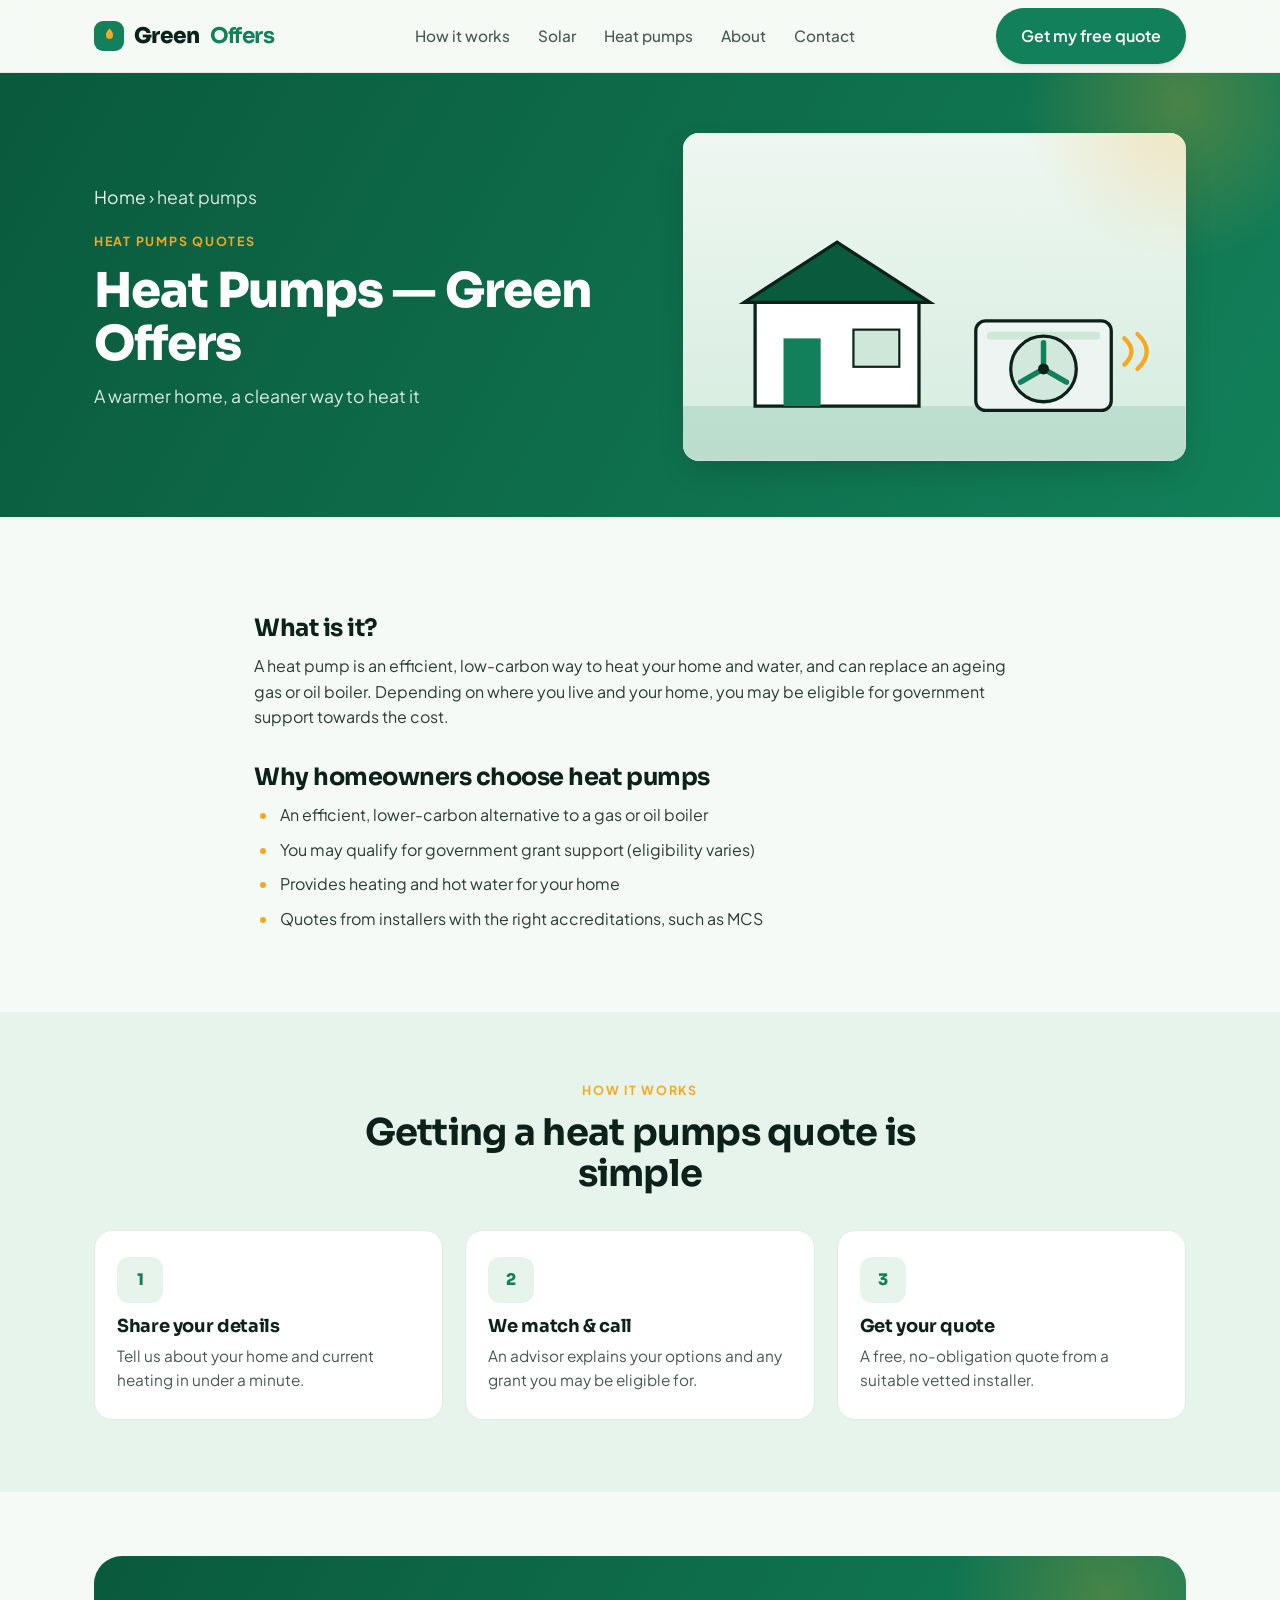
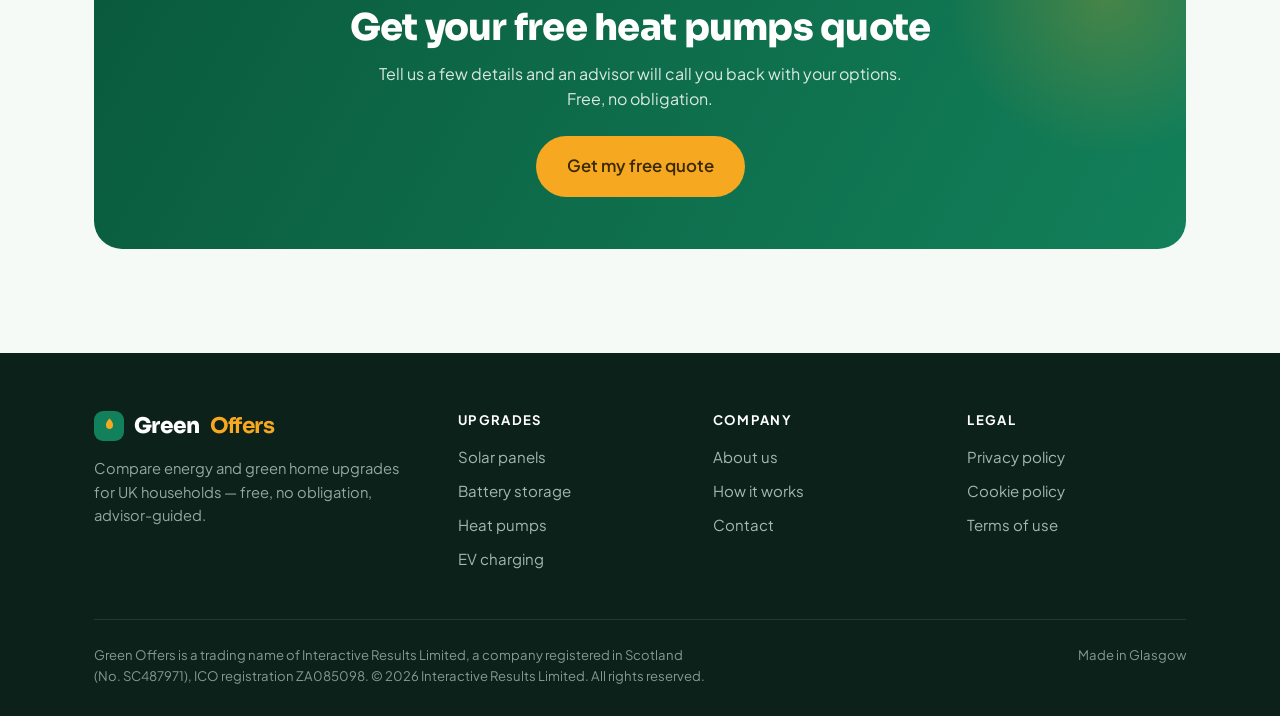
<file: heat-pumps.html>
<!DOCTYPE html>
<html lang="en-GB">
<head>
<meta charset="UTF-8" />
<meta name="viewport" content="width=device-width, initial-scale=1.0" />
<title>Heat Pumps — Green Offers</title>
<meta name="description" content="Get free heat pump quotes and find out if you qualify for a government grant, with Green Offers." />
<link rel="preconnect" href="https://fonts.googleapis.com" />
<link rel="preconnect" href="https://fonts.gstatic.com" crossorigin />
<link href="https://fonts.googleapis.com/css2?family=Sora:wght@600;700;800&family=Plus+Jakarta+Sans:wght@400;500;600;700&display=swap" rel="stylesheet" />
<link rel="stylesheet" href="/styles.css" />
<script async src="https://www.googletagmanager.com/gtag/js?id=AW-18355958769"></script>
<script>window.dataLayer=window.dataLayer||[];function gtag(){dataLayer.push(arguments);}gtag('js',new Date());gtag('config','AW-18355958769');</script>
</head>
<body>
<header><div class="wrap nav">
<a href="/" class="logo" aria-label="Green Offers home"><span class="mark" aria-hidden="true"><svg width="17" height="17" viewBox="0 0 24 24" fill="currentColor"><path d="M12 2C7 7 6 11 8 15a6 6 0 0 0 8 0c2-4 1-8-4-13Z"/></svg></span>Green <b>Offers</b></a>
<nav class="nav-links" id="navLinks"><a href="/how-it-works">How it works</a><a href="/solar">Solar</a><a href="/heat-pumps">Heat pumps</a><a href="/about">About</a><a href="/contact">Contact</a></nav>
<div style="display:flex;align-items:center;gap:14px"><a href="/#quote" class="btn btn-primary">Get my free quote</a><button class="menu-btn" id="menuBtn" aria-label="Open menu"><span></span><span></span><span></span></button></div>
</div></header>
<section class="page-hero"><div class="wrap"><div class="hero-2col">
<div><p class="crumb"><a href="/">Home</a> &rsaquo; heat pumps</p><span class="eyebrow">heat pumps quotes</span><h1>Heat Pumps — Green Offers</h1><p>A warmer home, a cleaner way to heat it</p></div>
<div class="hero-illus"><svg viewBox="0 0 460 300" xmlns="http://www.w3.org/2000/svg" role="img" aria-label="An air source heat pump beside a home">
<defs><linearGradient id="hsky" x1="0" y1="0" x2="0" y2="1"><stop offset="0" stop-color="#eef7f1"/><stop offset="1" stop-color="#d6ecdf"/></linearGradient></defs>
<rect width="460" height="300" fill="url(#hsky)"/>
<rect y="250" width="460" height="50" fill="#12805a" opacity="0.14"/>
<rect x="66" y="150" width="150" height="100" fill="#ffffff" stroke="#0c211a" stroke-width="3"/>
<polygon points="56,155 141,100 226,155" fill="#0a5a3d" stroke="#0c211a" stroke-width="3"/>
<rect x="92" y="188" width="34" height="62" fill="#12805a"/>
<rect x="156" y="180" width="42" height="34" fill="#cfe7d9" stroke="#0c211a" stroke-width="2"/>
<rect x="268" y="172" width="124" height="82" rx="9" fill="#eef4f1" stroke="#0c211a" stroke-width="3"/>
<rect x="278" y="182" width="104" height="7" rx="3.5" fill="#cfe7d9"/>
<circle cx="330" cy="216" r="30" fill="#d3e8dd" stroke="#0c211a" stroke-width="3"/>
<g stroke="#12805a" stroke-width="5" stroke-linecap="round"><line x1="330" y1="216" x2="330" y2="192"/><line x1="330" y1="216" x2="351" y2="228"/><line x1="330" y1="216" x2="309" y2="228"/></g>
<circle cx="330" cy="216" r="5" fill="#0c211a"/>
<g stroke="#f6a821" stroke-width="4" fill="none" stroke-linecap="round"><path d="M404 188 q13 12 0 24"/><path d="M416 184 q17 16 0 32"/></g>
</svg></div>
</div></div></section>
<section class="section"><div class="wrap" style="max-width:820px"><div class="prose">
<h2>What is it?</h2><p>A heat pump is an efficient, low-carbon way to heat your home and water, and can replace an ageing gas or oil boiler. Depending on where you live and your home, you may be eligible for government support towards the cost.</p>
<h2>Why homeowners choose heat pumps</h2><ul><li>An efficient, lower-carbon alternative to a gas or oil boiler</li><li>You may qualify for government grant support (eligibility varies)</li><li>Provides heating and hot water for your home</li><li>Quotes from installers with the right accreditations, such as MCS</li></ul>
</div></div></section>
<section class="section band-mint"><div class="wrap">
<div class="section-head center"><span class="eyebrow">How it works</span><h2>Getting a heat pumps quote is simple</h2></div>
<div class="feat-grid"><div class="feat"><div class="ic">1</div><h3>Share your details</h3><p>Tell us about your home and current heating in under a minute.</p></div><div class="feat"><div class="ic">2</div><h3>We match & call</h3><p>An advisor explains your options and any grant you may be eligible for.</p></div><div class="feat"><div class="ic">3</div><h3>Get your quote</h3><p>A free, no-obligation quote from a suitable vetted installer.</p></div></div></div></section>
<section class="section"><div class="wrap"><div class="cta-band"><h2>Get your free heat pumps quote</h2><p>Tell us a few details and an advisor will call you back with your options. Free, no obligation.</p><a href="/?product=heatpump#quote" class="btn btn-accent btn-lg" style="position:relative">Get my free quote</a></div></div></section>
<footer><div class="wrap"><div class="foot-grid">
<div><a href="/" class="logo"><span class="mark" aria-hidden="true"><svg width="17" height="17" viewBox="0 0 24 24" fill="currentColor"><path d="M12 2C7 7 6 11 8 15a6 6 0 0 0 8 0c2-4 1-8-4-13Z"/></svg></span>Green <b>Offers</b></a><p class="foot-about">Compare energy and green home upgrades for UK households — free, no obligation, advisor-guided.</p></div>
<div class="foot-col"><h4>Upgrades</h4><a href="/solar">Solar panels</a><a href="/battery-storage">Battery storage</a><a href="/heat-pumps">Heat pumps</a><a href="/ev-charging">EV charging</a></div>
<div class="foot-col"><h4>Company</h4><a href="/about">About us</a><a href="/how-it-works">How it works</a><a href="/contact">Contact</a></div>
<div class="foot-col"><h4>Legal</h4><a href="/privacy">Privacy policy</a><a href="/cookies">Cookie policy</a><a href="/terms">Terms of use</a></div>
</div><div class="foot-bottom"><p class="reg">Green Offers is a trading name of Interactive Results Limited, a company registered in Scotland (No.&nbsp;SC487971), ICO registration ZA085098. &copy; <span id="yr"></span> Interactive Results Limited. All rights reserved.</p><p>Made in Glasgow</p></div></div></footer>
<script>var y=document.getElementById("yr");if(y)y.textContent=new Date().getFullYear();var mb=document.getElementById("menuBtn"),nl=document.getElementById("navLinks");if(mb)mb.addEventListener("click",function(){nl.classList.toggle("open");});</script>
</body>
</html>
</file>
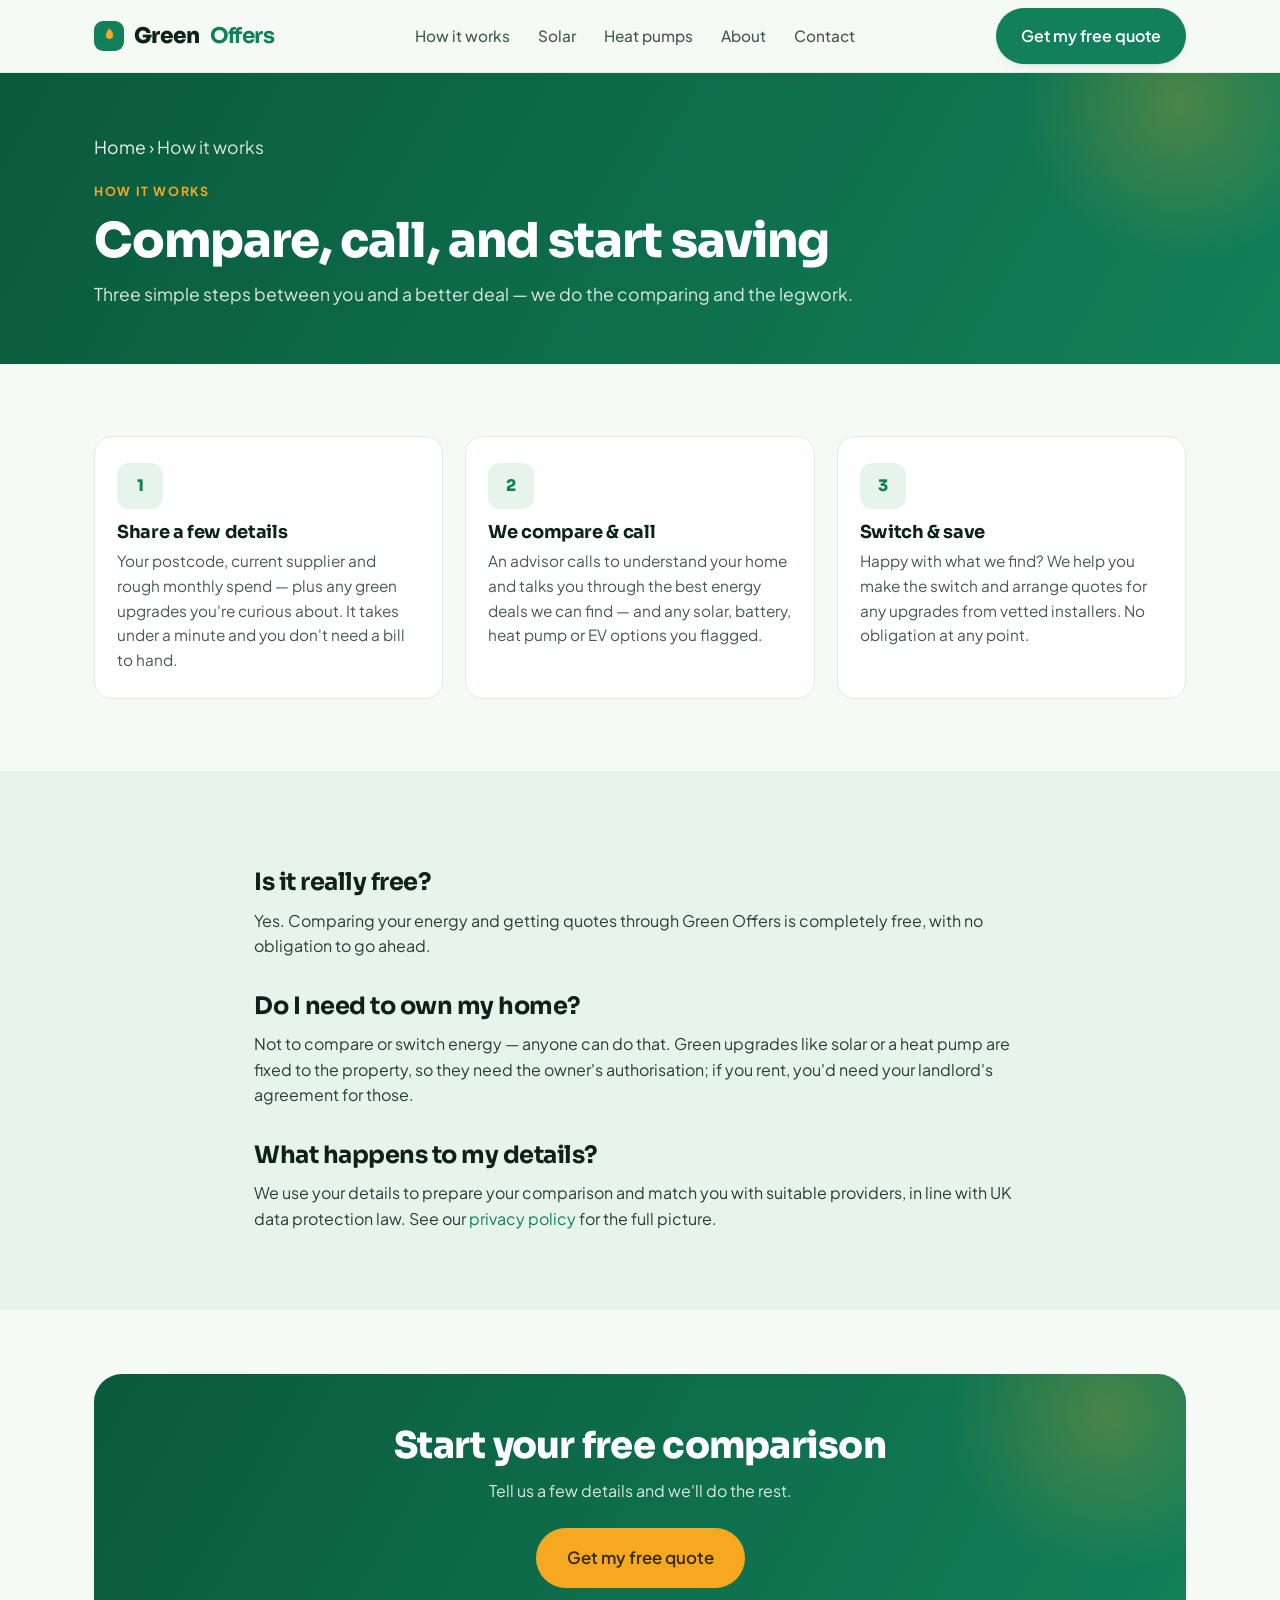
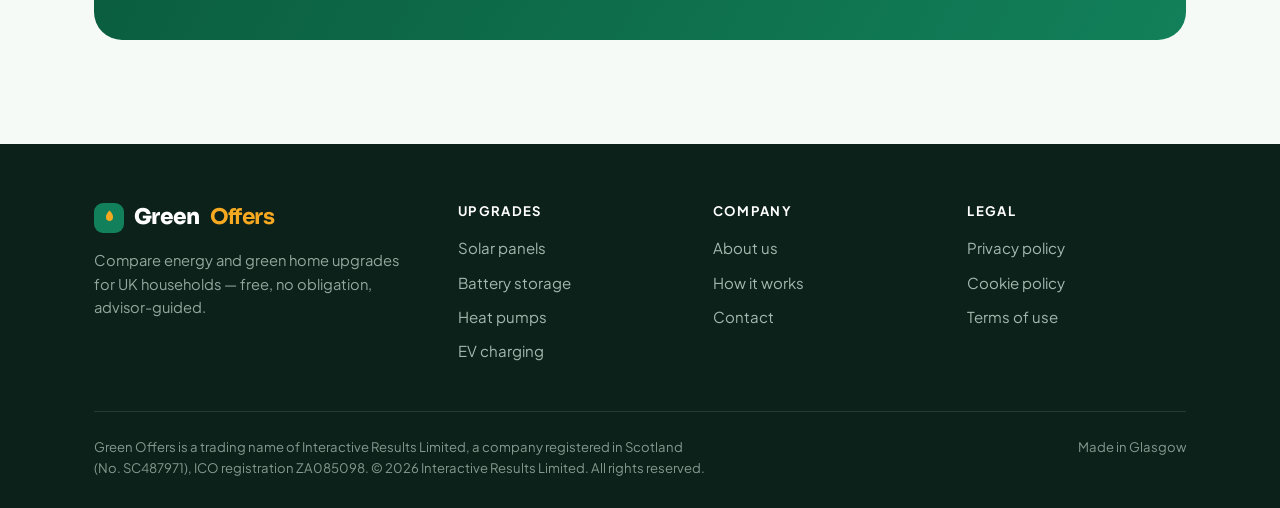
<file: how-it-works.html>
<!DOCTYPE html>
<html lang="en-GB">
<head>
<meta charset="UTF-8" />
<meta name="viewport" content="width=device-width, initial-scale=1.0" />
<title>How it works — Green Offers</title>
<meta name="description" content="How Green Offers works: share a few details, we compare and call, you switch and save. Free and no obligation." />
<link rel="preconnect" href="https://fonts.googleapis.com" />
<link rel="preconnect" href="https://fonts.gstatic.com" crossorigin />
<link href="https://fonts.googleapis.com/css2?family=Sora:wght@600;700;800&family=Plus+Jakarta+Sans:wght@400;500;600;700&display=swap" rel="stylesheet" />
<link rel="stylesheet" href="/styles.css" />
<script async src="https://www.googletagmanager.com/gtag/js?id=AW-18355958769"></script>
<script>window.dataLayer=window.dataLayer||[];function gtag(){dataLayer.push(arguments);}gtag('js',new Date());gtag('config','AW-18355958769');</script>
</head>
<body>
<header>
  <div class="wrap nav">
    <a href="/" class="logo" aria-label="Green Offers home"><span class="mark" aria-hidden="true"><svg width="17" height="17" viewBox="0 0 24 24" fill="currentColor"><path d="M12 2C7 7 6 11 8 15a6 6 0 0 0 8 0c2-4 1-8-4-13Z"/></svg></span>Green <b>Offers</b></a>
    <nav class="nav-links" id="navLinks">
      <a href="/how-it-works">How it works</a>
      <a href="/solar">Solar</a>
      <a href="/heat-pumps">Heat pumps</a>
      <a href="/about">About</a>
      <a href="/contact">Contact</a>
    </nav>
    <div style="display:flex;align-items:center;gap:14px">
      <a href="/#quote" class="btn btn-primary">Get my free quote</a>
      <button class="menu-btn" id="menuBtn" aria-label="Open menu"><span></span><span></span><span></span></button>
    </div>
  </div>
</header>
<section class="page-hero"><div class="wrap"><p class="crumb"><a href="/">Home</a> &rsaquo; How it works</p><span class="eyebrow">How it works</span><h1>Compare, call, and start saving</h1><p>Three simple steps between you and a better deal — we do the comparing and the legwork.</p></div></section>
<section class="section"><div class="wrap">
<div class="feat-grid">
<div class="feat"><div class="ic">1</div><h3>Share a few details</h3><p>Your postcode, current supplier and rough monthly spend — plus any green upgrades you're curious about. It takes under a minute and you don't need a bill to hand.</p></div>
<div class="feat"><div class="ic">2</div><h3>We compare &amp; call</h3><p>An advisor calls to understand your home and talks you through the best energy deals we can find — and any solar, battery, heat pump or EV options you flagged.</p></div>
<div class="feat"><div class="ic">3</div><h3>Switch &amp; save</h3><p>Happy with what we find? We help you make the switch and arrange quotes for any upgrades from vetted installers. No obligation at any point.</p></div>
</div>
</div></section>
<section class="section band-mint"><div class="wrap" style="max-width:820px"><div class="prose">
<h2>Is it really free?</h2>
<p>Yes. Comparing your energy and getting quotes through Green Offers is completely free, with no obligation to go ahead.</p>
<h2>Do I need to own my home?</h2>
<p>Not to compare or switch energy — anyone can do that. Green upgrades like solar or a heat pump are fixed to the property, so they need the owner's authorisation; if you rent, you'd need your landlord's agreement for those.</p>
<h2>What happens to my details?</h2>
<p>We use your details to prepare your comparison and match you with suitable providers, in line with UK data protection law. See our <a href="/privacy">privacy policy</a> for the full picture.</p>
</div></div></section>
<section class="section"><div class="wrap"><div class="cta-band"><h2>Start your free comparison</h2><p>Tell us a few details and we'll do the rest.</p><a href="/#quote" class="btn btn-accent btn-lg" style="position:relative">Get my free quote</a></div></div></section>
<footer>
  <div class="wrap">
    <div class="foot-grid">
      <div>
        <a href="/" class="logo"><span class="mark" aria-hidden="true"><svg width="17" height="17" viewBox="0 0 24 24" fill="currentColor"><path d="M12 2C7 7 6 11 8 15a6 6 0 0 0 8 0c2-4 1-8-4-13Z"/></svg></span>Green <b>Offers</b></a>
        <p class="foot-about">Compare energy and green home upgrades for UK households — free, no obligation, advisor-guided.</p>
      </div>
      <div class="foot-col"><h4>Upgrades</h4><a href="/solar">Solar panels</a><a href="/battery-storage">Battery storage</a><a href="/heat-pumps">Heat pumps</a><a href="/ev-charging">EV charging</a></div>
      <div class="foot-col"><h4>Company</h4><a href="/about">About us</a><a href="/how-it-works">How it works</a><a href="/contact">Contact</a></div>
      <div class="foot-col"><h4>Legal</h4><a href="/privacy">Privacy policy</a><a href="/cookies">Cookie policy</a><a href="/terms">Terms of use</a></div>
    </div>
    <div class="foot-bottom">
      <p class="reg">Green Offers is a trading name of Interactive Results Limited, a company registered in Scotland (No.&nbsp;SC487971), ICO registration ZA085098. &copy; <span id="yr"></span> Interactive Results Limited. All rights reserved.</p>
      <p>Made in Glasgow</p>
    </div>
  </div>
</footer>
<script>var y=document.getElementById("yr");if(y)y.textContent=new Date().getFullYear();var mb=document.getElementById("menuBtn"),nl=document.getElementById("navLinks");if(mb)mb.addEventListener("click",function(){nl.classList.toggle("open");});</script>
</body>
</html>
</file>
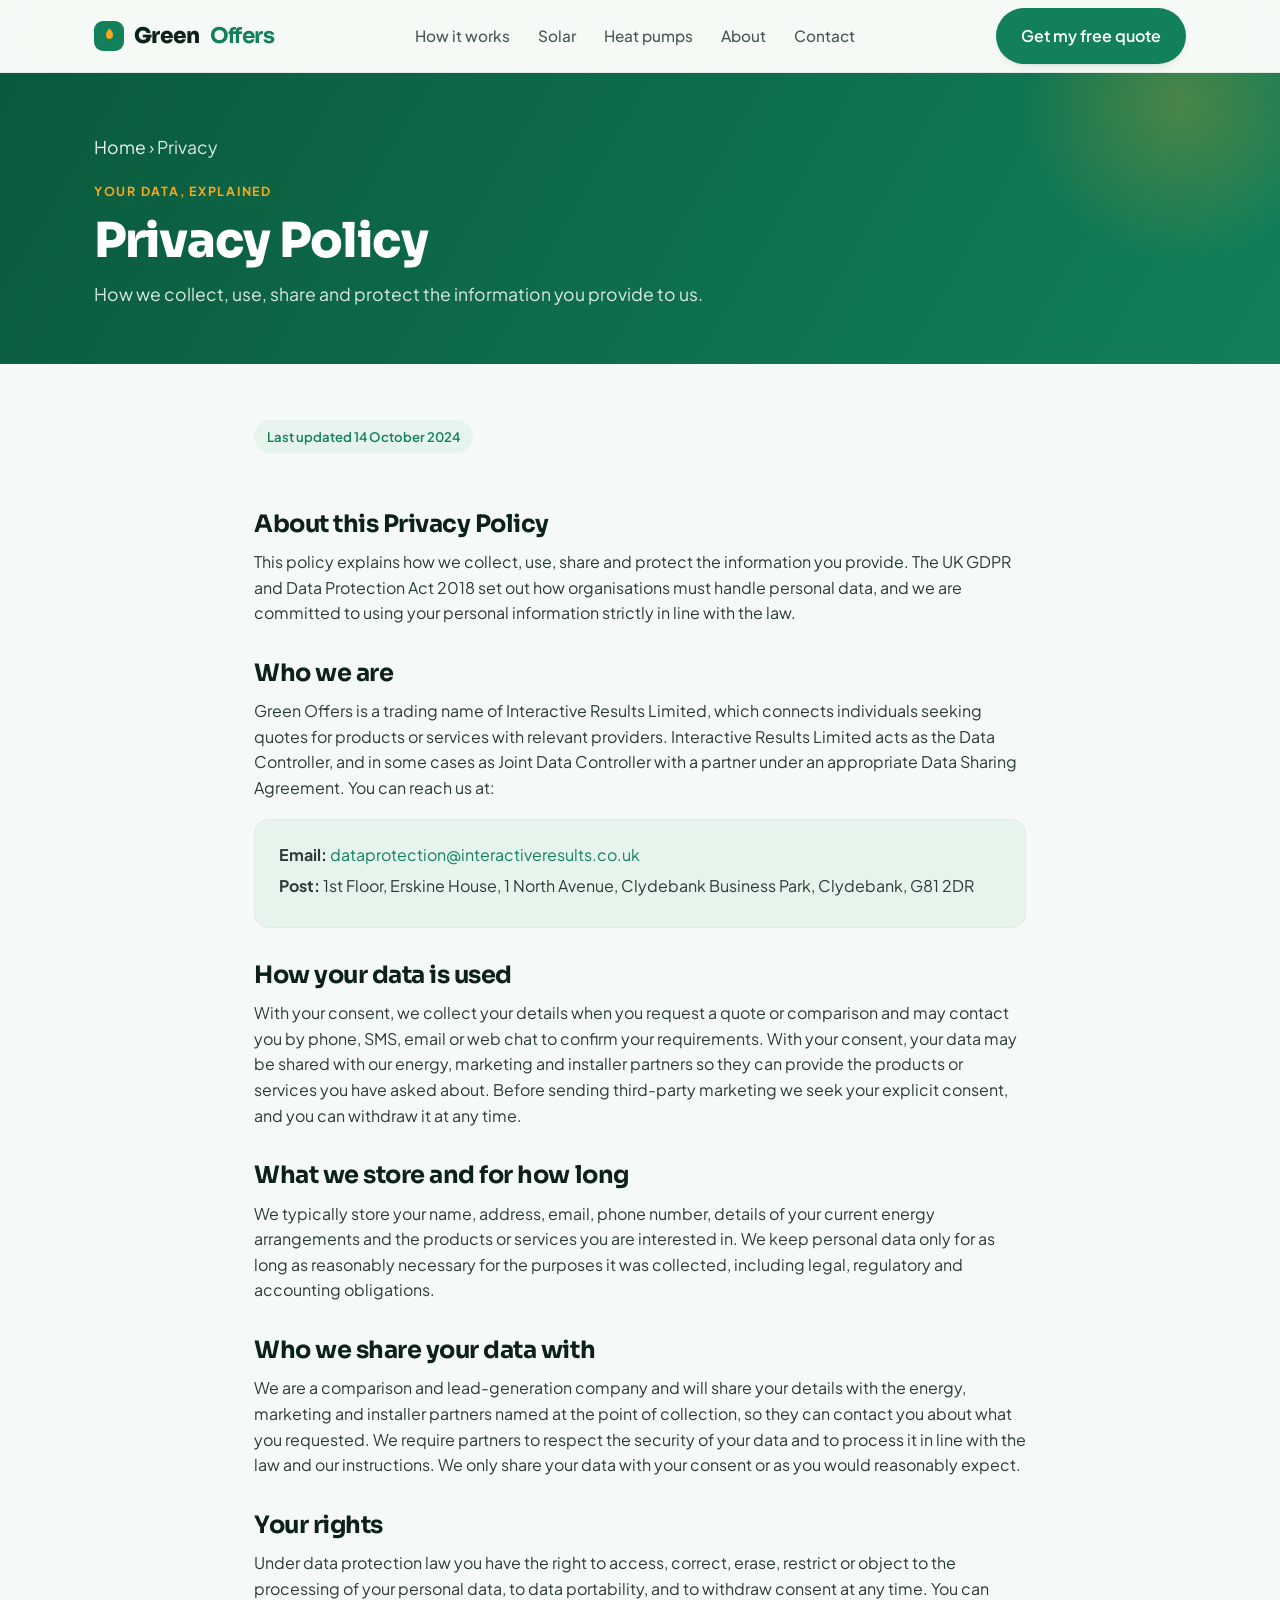
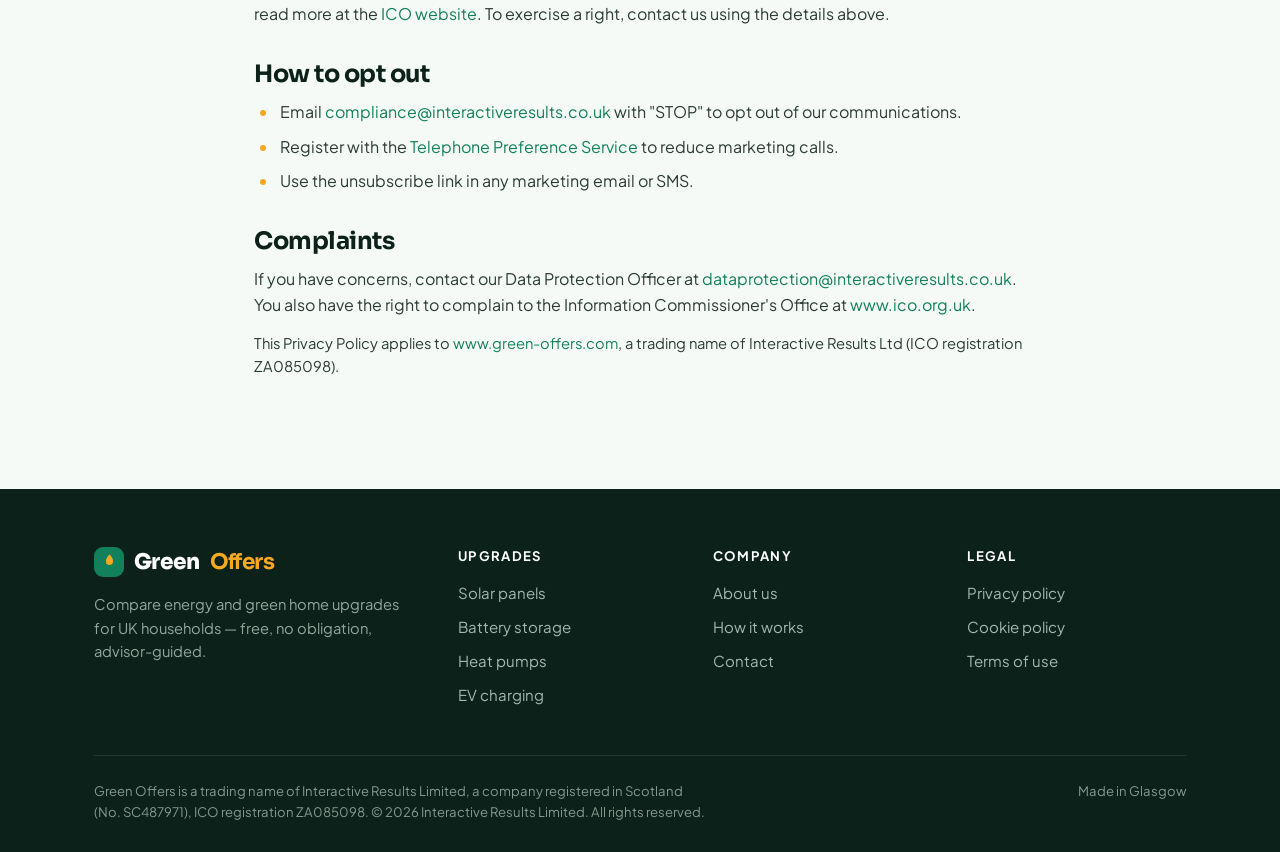
<file: privacy.html>
<!DOCTYPE html>
<html lang="en-GB">
<head>
<meta charset="UTF-8" />
<meta name="viewport" content="width=device-width, initial-scale=1.0" />
<title>Privacy Policy — Green Offers</title>
<meta name="description" content="How Green Offers (Interactive Results Ltd) collects, uses, shares and protects your personal data under UK GDPR." />
<link rel="preconnect" href="https://fonts.googleapis.com" />
<link rel="preconnect" href="https://fonts.gstatic.com" crossorigin />
<link href="https://fonts.googleapis.com/css2?family=Sora:wght@600;700;800&family=Plus+Jakarta+Sans:wght@400;500;600;700&display=swap" rel="stylesheet" />
<link rel="stylesheet" href="/styles.css" />
<script async src="https://www.googletagmanager.com/gtag/js?id=AW-18355958769"></script>
<script>window.dataLayer=window.dataLayer||[];function gtag(){dataLayer.push(arguments);}gtag('js',new Date());gtag('config','AW-18355958769');</script>
</head>
<body>
<header><div class="wrap nav">
<a href="/" class="logo" aria-label="Green Offers home"><span class="mark" aria-hidden="true"><svg width="17" height="17" viewBox="0 0 24 24" fill="currentColor"><path d="M12 2C7 7 6 11 8 15a6 6 0 0 0 8 0c2-4 1-8-4-13Z"/></svg></span>Green <b>Offers</b></a>
<nav class="nav-links" id="navLinks"><a href="/how-it-works">How it works</a><a href="/solar">Solar</a><a href="/heat-pumps">Heat pumps</a><a href="/about">About</a><a href="/contact">Contact</a></nav>
<div style="display:flex;align-items:center;gap:14px"><a href="/#quote" class="btn btn-primary">Get my free quote</a><button class="menu-btn" id="menuBtn" aria-label="Open menu"><span></span><span></span><span></span></button></div>
</div></header>
<section class="page-hero"><div class="wrap"><p class="crumb"><a href="/">Home</a> &rsaquo; Privacy</p><span class="eyebrow">Your data, explained</span><h1>Privacy Policy</h1><p>How we collect, use, share and protect the information you provide to us.</p></div></section><main class="doc"><div class="prose"><span class="updated">Last updated 14 October 2024</span>
<h2>About this Privacy Policy</h2>
<p>This policy explains how we collect, use, share and protect the information you provide. The UK GDPR and Data Protection Act 2018 set out how organisations must handle personal data, and we are committed to using your personal information strictly in line with the law.</p>
<h2>Who we are</h2>
<p>Green Offers is a trading name of Interactive Results Limited, which connects individuals seeking quotes for products or services with relevant providers. Interactive Results Limited acts as the Data Controller, and in some cases as Joint Data Controller with a partner under an appropriate Data Sharing Agreement. You can reach us at:</p>
<div class="contact-card"><p><strong>Email:</strong> <a href="mailto:dataprotection@interactiveresults.co.uk">dataprotection@interactiveresults.co.uk</a></p><p><strong>Post:</strong> 1st Floor, Erskine House, 1 North Avenue, Clydebank Business Park, Clydebank, G81 2DR</p></div>
<h2>How your data is used</h2>
<p>With your consent, we collect your details when you request a quote or comparison and may contact you by phone, SMS, email or web chat to confirm your requirements. With your consent, your data may be shared with our energy, marketing and installer partners so they can provide the products or services you have asked about. Before sending third-party marketing we seek your explicit consent, and you can withdraw it at any time.</p>
<h2>What we store and for how long</h2>
<p>We typically store your name, address, email, phone number, details of your current energy arrangements and the products or services you are interested in. We keep personal data only for as long as reasonably necessary for the purposes it was collected, including legal, regulatory and accounting obligations.</p>
<h2>Who we share your data with</h2>
<p>We are a comparison and lead-generation company and will share your details with the energy, marketing and installer partners named at the point of collection, so they can contact you about what you requested. We require partners to respect the security of your data and to process it in line with the law and our instructions. We only share your data with your consent or as you would reasonably expect.</p>
<h2>Your rights</h2>
<p>Under data protection law you have the right to access, correct, erase, restrict or object to the processing of your personal data, to data portability, and to withdraw consent at any time. You can read more at the <a href="https://ico.org.uk/for-organisations/guide-to-the-general-data-protection-regulation-gdpr/individual-rights/">ICO website</a>. To exercise a right, contact us using the details above.</p>
<h2>How to opt out</h2>
<ul><li>Email <a href="mailto:compliance@interactiveresults.co.uk">compliance@interactiveresults.co.uk</a> with "STOP" to opt out of our communications.</li><li>Register with the <a href="https://www.tpsonline.org.uk">Telephone Preference Service</a> to reduce marketing calls.</li><li>Use the unsubscribe link in any marketing email or SMS.</li></ul>
<h2>Complaints</h2>
<p>If you have concerns, contact our Data Protection Officer at <a href="mailto:dataprotection@interactiveresults.co.uk">dataprotection@interactiveresults.co.uk</a>. You also have the right to complain to the Information Commissioner's Office at <a href="https://www.ico.org.uk">www.ico.org.uk</a>.</p>
<p class="note">This Privacy Policy applies to <a href="https://www.green-offers.com">www.green-offers.com</a>, a trading name of Interactive Results Ltd (ICO registration ZA085098).</p>
</div></main>
<footer><div class="wrap"><div class="foot-grid">
<div><a href="/" class="logo"><span class="mark" aria-hidden="true"><svg width="17" height="17" viewBox="0 0 24 24" fill="currentColor"><path d="M12 2C7 7 6 11 8 15a6 6 0 0 0 8 0c2-4 1-8-4-13Z"/></svg></span>Green <b>Offers</b></a><p class="foot-about">Compare energy and green home upgrades for UK households — free, no obligation, advisor-guided.</p></div>
<div class="foot-col"><h4>Upgrades</h4><a href="/solar">Solar panels</a><a href="/battery-storage">Battery storage</a><a href="/heat-pumps">Heat pumps</a><a href="/ev-charging">EV charging</a></div>
<div class="foot-col"><h4>Company</h4><a href="/about">About us</a><a href="/how-it-works">How it works</a><a href="/contact">Contact</a></div>
<div class="foot-col"><h4>Legal</h4><a href="/privacy">Privacy policy</a><a href="/cookies">Cookie policy</a><a href="/terms">Terms of use</a></div>
</div><div class="foot-bottom"><p class="reg">Green Offers is a trading name of Interactive Results Limited, a company registered in Scotland (No.&nbsp;SC487971), ICO registration ZA085098. &copy; <span id="yr"></span> Interactive Results Limited. All rights reserved.</p><p>Made in Glasgow</p></div></div></footer>
<script>var y=document.getElementById("yr");if(y)y.textContent=new Date().getFullYear();var mb=document.getElementById("menuBtn"),nl=document.getElementById("navLinks");if(mb)mb.addEventListener("click",function(){nl.classList.toggle("open");});</script>
</body>
</html>
</file>
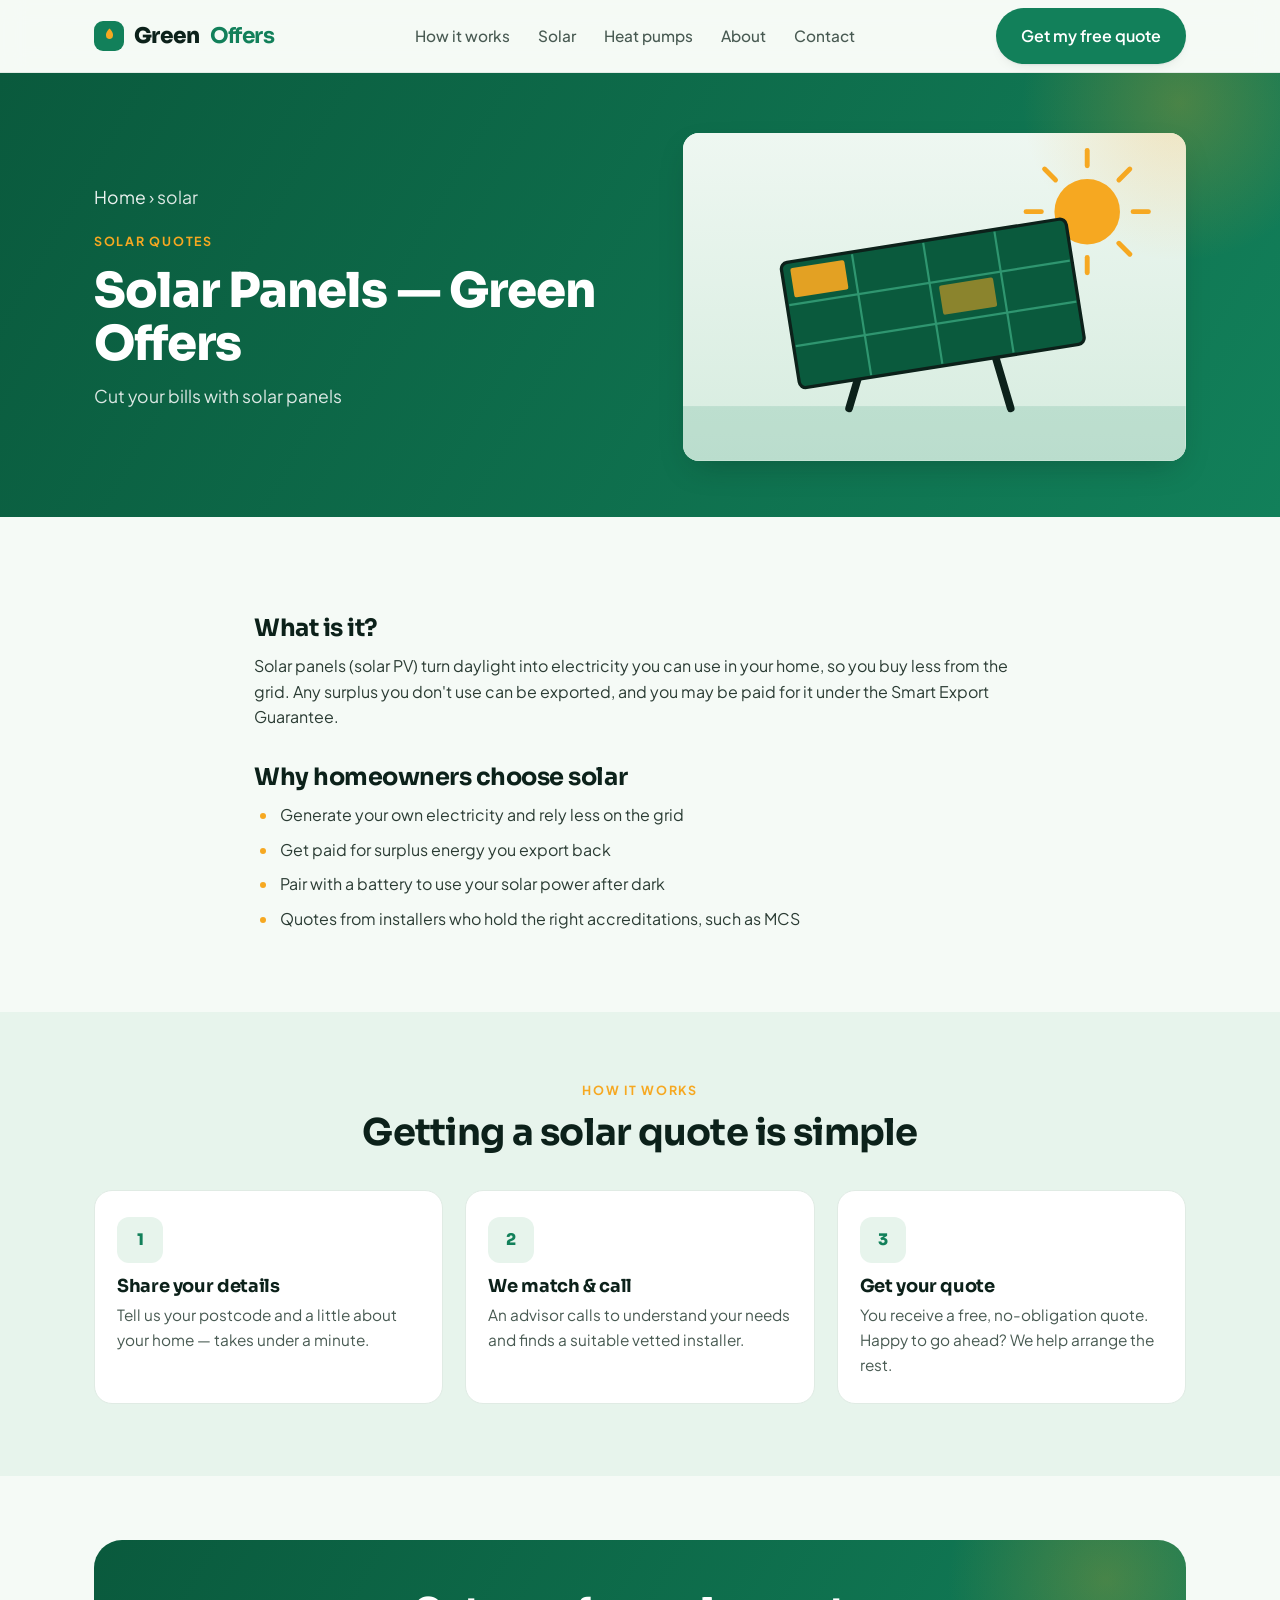
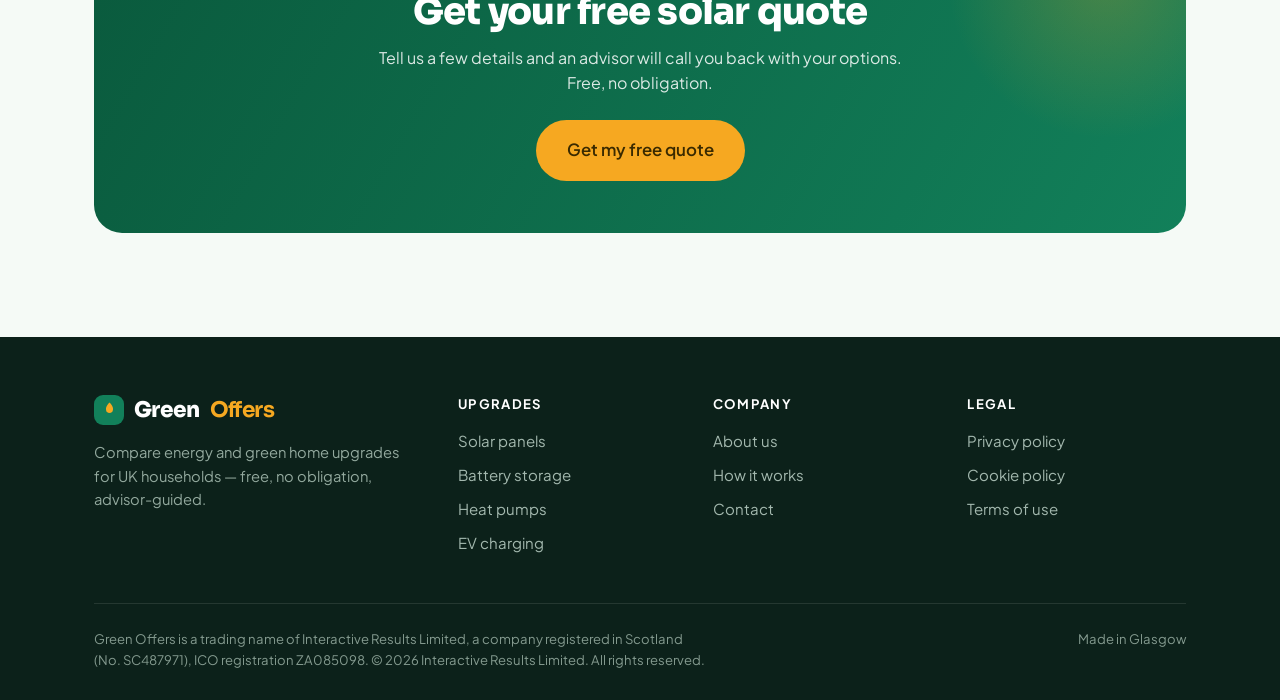
<file: solar.html>
<!DOCTYPE html>
<html lang="en-GB">
<head>
<meta charset="UTF-8" />
<meta name="viewport" content="width=device-width, initial-scale=1.0" />
<title>Solar Panels — Green Offers</title>
<meta name="description" content="Get free, no-obligation solar panel quotes for your home from vetted installers with Green Offers." />
<link rel="preconnect" href="https://fonts.googleapis.com" />
<link rel="preconnect" href="https://fonts.gstatic.com" crossorigin />
<link href="https://fonts.googleapis.com/css2?family=Sora:wght@600;700;800&family=Plus+Jakarta+Sans:wght@400;500;600;700&display=swap" rel="stylesheet" />
<link rel="stylesheet" href="/styles.css" />
<script async src="https://www.googletagmanager.com/gtag/js?id=AW-18355958769"></script>
<script>window.dataLayer=window.dataLayer||[];function gtag(){dataLayer.push(arguments);}gtag('js',new Date());gtag('config','AW-18355958769');</script>
</head>
<body>
<header><div class="wrap nav">
<a href="/" class="logo" aria-label="Green Offers home"><span class="mark" aria-hidden="true"><svg width="17" height="17" viewBox="0 0 24 24" fill="currentColor"><path d="M12 2C7 7 6 11 8 15a6 6 0 0 0 8 0c2-4 1-8-4-13Z"/></svg></span>Green <b>Offers</b></a>
<nav class="nav-links" id="navLinks"><a href="/how-it-works">How it works</a><a href="/solar">Solar</a><a href="/heat-pumps">Heat pumps</a><a href="/about">About</a><a href="/contact">Contact</a></nav>
<div style="display:flex;align-items:center;gap:14px"><a href="/#quote" class="btn btn-primary">Get my free quote</a><button class="menu-btn" id="menuBtn" aria-label="Open menu"><span></span><span></span><span></span></button></div>
</div></header>
<section class="page-hero"><div class="wrap"><div class="hero-2col">
<div><p class="crumb"><a href="/">Home</a> &rsaquo; solar</p><span class="eyebrow">solar quotes</span><h1>Solar Panels — Green Offers</h1><p>Cut your bills with solar panels</p></div>
<div class="hero-illus"><svg viewBox="0 0 460 300" xmlns="http://www.w3.org/2000/svg" role="img" aria-label="Solar panels generating electricity from sunlight">
<defs><linearGradient id="ssky" x1="0" y1="0" x2="0" y2="1"><stop offset="0" stop-color="#eef7f1"/><stop offset="1" stop-color="#d6ecdf"/></linearGradient></defs>
<rect width="460" height="300" fill="url(#ssky)"/>
<circle cx="370" cy="72" r="30" fill="#f6a821"/>
<g stroke="#f6a821" stroke-width="4.5" stroke-linecap="round">
<line x1="370" y1="16" x2="370" y2="30"/><line x1="370" y1="114" x2="370" y2="128"/><line x1="314" y1="72" x2="328" y2="72"/><line x1="412" y1="72" x2="426" y2="72"/>
<line x1="331" y1="33" x2="341" y2="43"/><line x1="399" y1="101" x2="409" y2="111"/><line x1="409" y1="33" x2="399" y2="43"/><line x1="341" y1="101" x2="331" y2="111"/></g>
<rect y="250" width="460" height="50" fill="#12805a" opacity="0.14"/>
<line x1="152" y1="252" x2="168" y2="198" stroke="#0c211a" stroke-width="7" stroke-linecap="round"/>
<line x1="300" y1="252" x2="284" y2="198" stroke="#0c211a" stroke-width="7" stroke-linecap="round"/>
<g transform="rotate(-9 228 152)">
<rect x="96" y="98" width="264" height="116" rx="6" fill="#0a5a3d" stroke="#0c211a" stroke-width="3"/>
<g stroke="#2f9670" stroke-width="2"><line x1="162" y1="100" x2="162" y2="212"/><line x1="228" y1="100" x2="228" y2="212"/><line x1="294" y1="100" x2="294" y2="212"/><line x1="98" y1="137" x2="358" y2="137"/><line x1="98" y1="175" x2="358" y2="175"/></g>
<rect x="104" y="104" width="50" height="27" rx="2" fill="#f6a821" opacity="0.92"/><rect x="236" y="141" width="50" height="27" rx="2" fill="#f6a821" opacity="0.55"/></g>
</svg></div>
</div></div></section>
<section class="section"><div class="wrap" style="max-width:820px"><div class="prose">
<h2>What is it?</h2><p>Solar panels (solar PV) turn daylight into electricity you can use in your home, so you buy less from the grid. Any surplus you don't use can be exported, and you may be paid for it under the Smart Export Guarantee.</p>
<h2>Why homeowners choose solar</h2><ul><li>Generate your own electricity and rely less on the grid</li><li>Get paid for surplus energy you export back</li><li>Pair with a battery to use your solar power after dark</li><li>Quotes from installers who hold the right accreditations, such as MCS</li></ul>
</div></div></section>
<section class="section band-mint"><div class="wrap">
<div class="section-head center"><span class="eyebrow">How it works</span><h2>Getting a solar quote is simple</h2></div>
<div class="feat-grid"><div class="feat"><div class="ic">1</div><h3>Share your details</h3><p>Tell us your postcode and a little about your home — takes under a minute.</p></div><div class="feat"><div class="ic">2</div><h3>We match & call</h3><p>An advisor calls to understand your needs and finds a suitable vetted installer.</p></div><div class="feat"><div class="ic">3</div><h3>Get your quote</h3><p>You receive a free, no-obligation quote. Happy to go ahead? We help arrange the rest.</p></div></div></div></section>
<section class="section"><div class="wrap"><div class="cta-band"><h2>Get your free solar quote</h2><p>Tell us a few details and an advisor will call you back with your options. Free, no obligation.</p><a href="/?product=solar#quote" class="btn btn-accent btn-lg" style="position:relative">Get my free quote</a></div></div></section>
<footer><div class="wrap"><div class="foot-grid">
<div><a href="/" class="logo"><span class="mark" aria-hidden="true"><svg width="17" height="17" viewBox="0 0 24 24" fill="currentColor"><path d="M12 2C7 7 6 11 8 15a6 6 0 0 0 8 0c2-4 1-8-4-13Z"/></svg></span>Green <b>Offers</b></a><p class="foot-about">Compare energy and green home upgrades for UK households — free, no obligation, advisor-guided.</p></div>
<div class="foot-col"><h4>Upgrades</h4><a href="/solar">Solar panels</a><a href="/battery-storage">Battery storage</a><a href="/heat-pumps">Heat pumps</a><a href="/ev-charging">EV charging</a></div>
<div class="foot-col"><h4>Company</h4><a href="/about">About us</a><a href="/how-it-works">How it works</a><a href="/contact">Contact</a></div>
<div class="foot-col"><h4>Legal</h4><a href="/privacy">Privacy policy</a><a href="/cookies">Cookie policy</a><a href="/terms">Terms of use</a></div>
</div><div class="foot-bottom"><p class="reg">Green Offers is a trading name of Interactive Results Limited, a company registered in Scotland (No.&nbsp;SC487971), ICO registration ZA085098. &copy; <span id="yr"></span> Interactive Results Limited. All rights reserved.</p><p>Made in Glasgow</p></div></div></footer>
<script>var y=document.getElementById("yr");if(y)y.textContent=new Date().getFullYear();var mb=document.getElementById("menuBtn"),nl=document.getElementById("navLinks");if(mb)mb.addEventListener("click",function(){nl.classList.toggle("open");});</script>
</body>
</html>
</file>
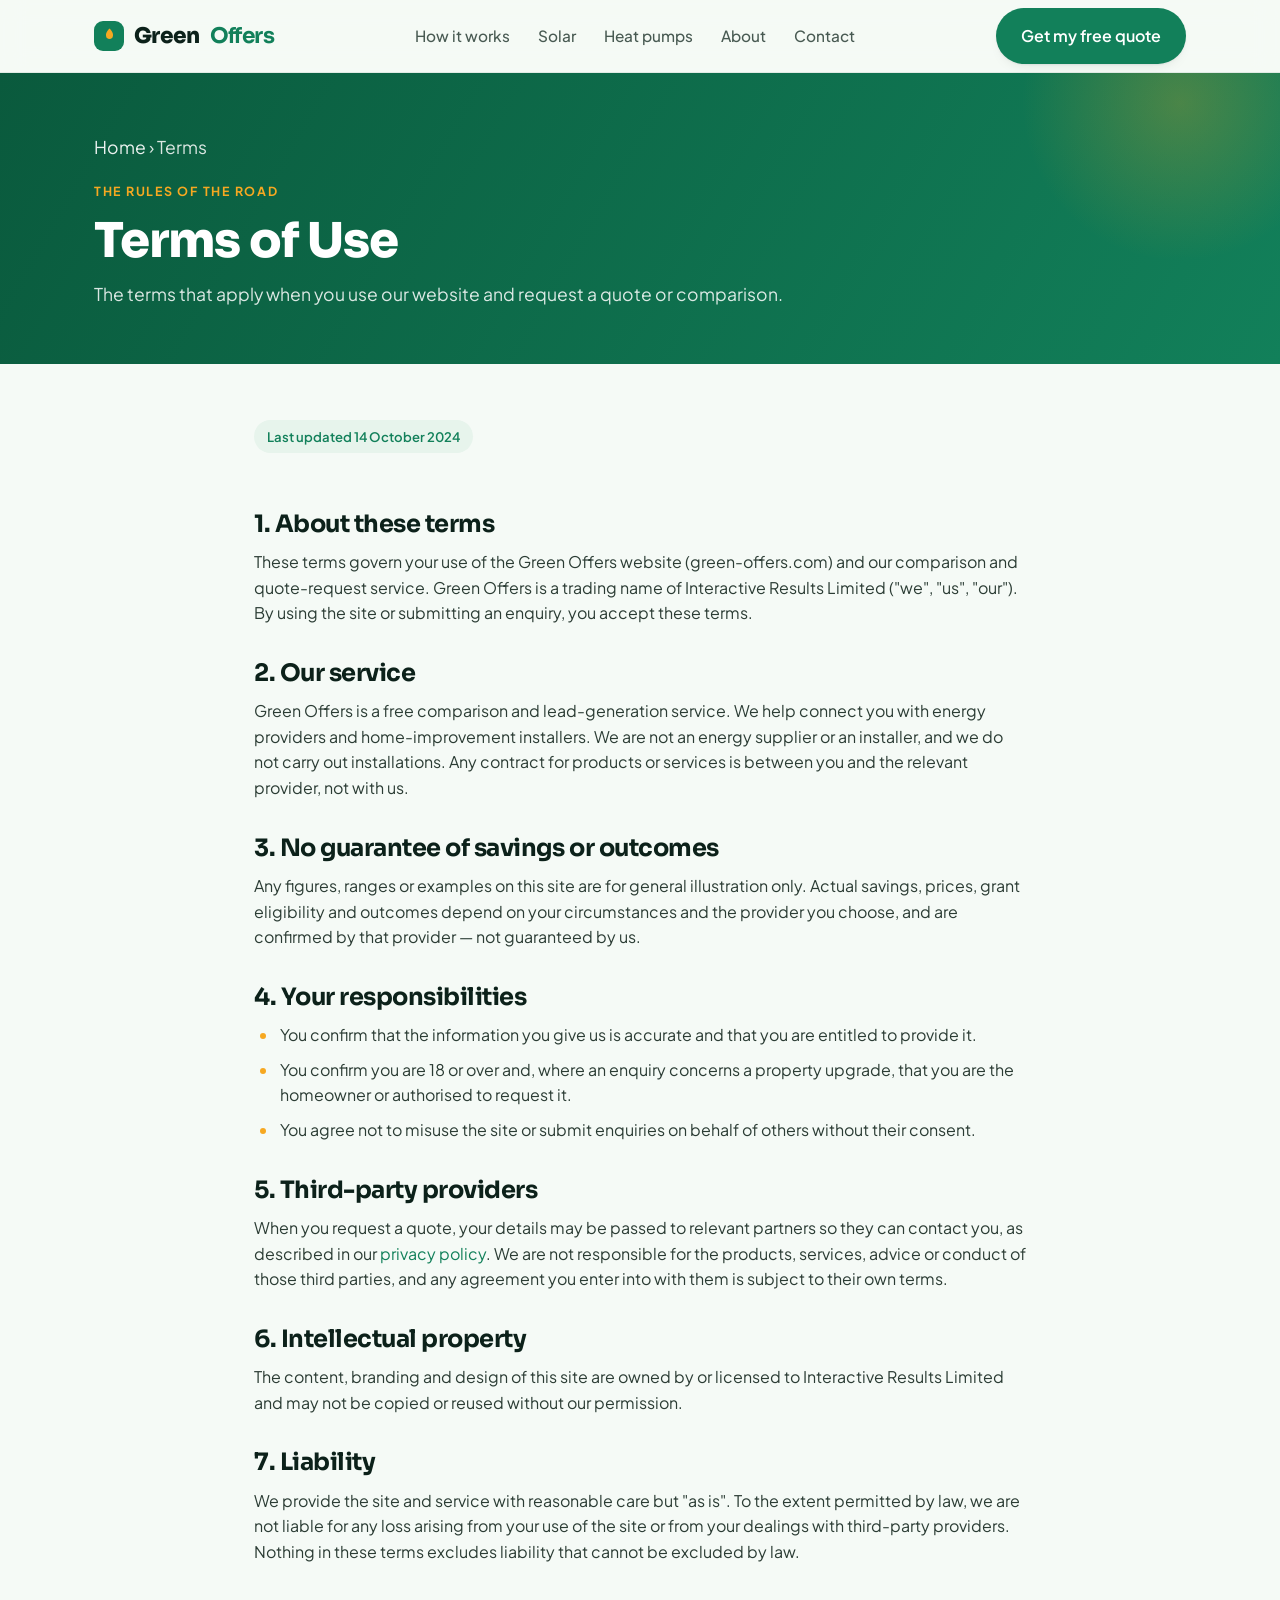
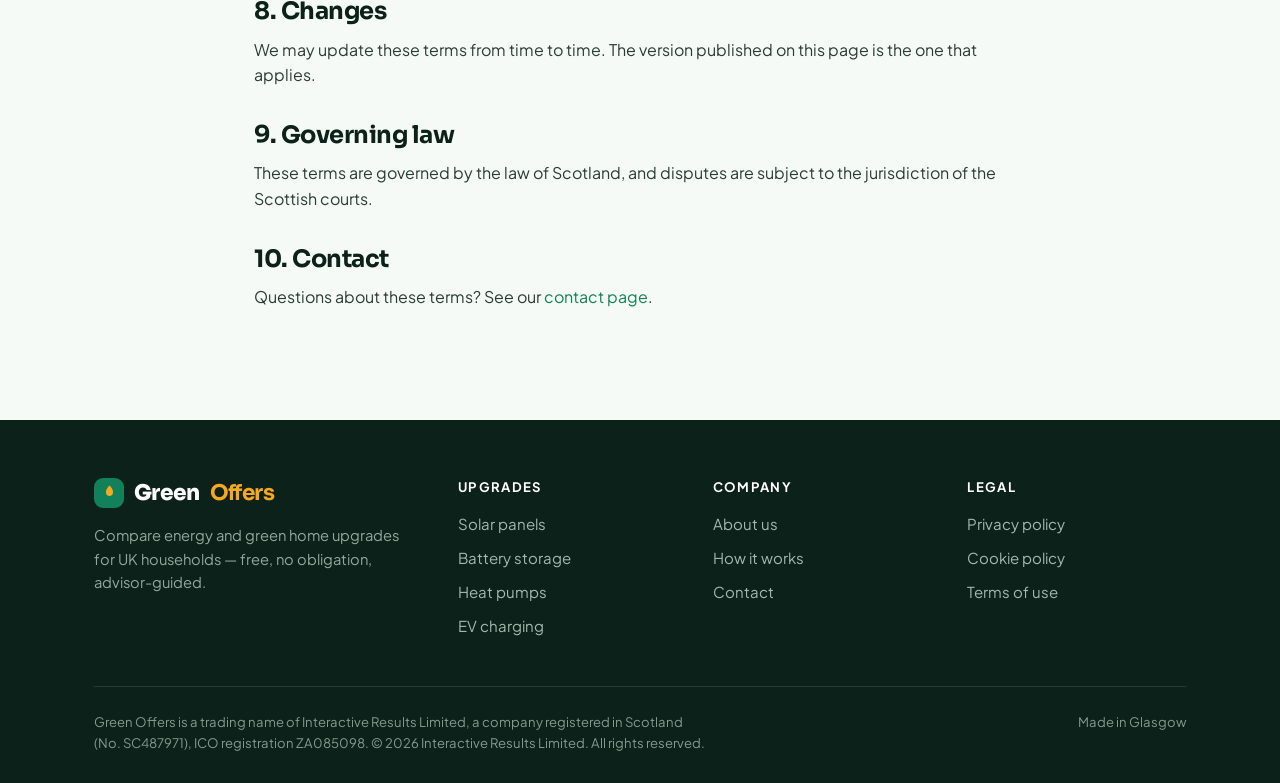
<file: terms.html>
<!DOCTYPE html>
<html lang="en-GB">
<head>
<meta charset="UTF-8" />
<meta name="viewport" content="width=device-width, initial-scale=1.0" />
<title>Terms of Use — Green Offers</title>
<meta name="description" content="The terms governing use of the Green Offers website and comparison/quote-request service." />
<link rel="preconnect" href="https://fonts.googleapis.com" />
<link rel="preconnect" href="https://fonts.gstatic.com" crossorigin />
<link href="https://fonts.googleapis.com/css2?family=Sora:wght@600;700;800&family=Plus+Jakarta+Sans:wght@400;500;600;700&display=swap" rel="stylesheet" />
<link rel="stylesheet" href="/styles.css" />
<script async src="https://www.googletagmanager.com/gtag/js?id=AW-18355958769"></script>
<script>window.dataLayer=window.dataLayer||[];function gtag(){dataLayer.push(arguments);}gtag('js',new Date());gtag('config','AW-18355958769');</script>
</head>
<body>
<header><div class="wrap nav">
<a href="/" class="logo" aria-label="Green Offers home"><span class="mark" aria-hidden="true"><svg width="17" height="17" viewBox="0 0 24 24" fill="currentColor"><path d="M12 2C7 7 6 11 8 15a6 6 0 0 0 8 0c2-4 1-8-4-13Z"/></svg></span>Green <b>Offers</b></a>
<nav class="nav-links" id="navLinks"><a href="/how-it-works">How it works</a><a href="/solar">Solar</a><a href="/heat-pumps">Heat pumps</a><a href="/about">About</a><a href="/contact">Contact</a></nav>
<div style="display:flex;align-items:center;gap:14px"><a href="/#quote" class="btn btn-primary">Get my free quote</a><button class="menu-btn" id="menuBtn" aria-label="Open menu"><span></span><span></span><span></span></button></div>
</div></header>
<section class="page-hero"><div class="wrap"><p class="crumb"><a href="/">Home</a> &rsaquo; Terms</p><span class="eyebrow">The rules of the road</span><h1>Terms of Use</h1><p>The terms that apply when you use our website and request a quote or comparison.</p></div></section><main class="doc"><div class="prose"><span class="updated">Last updated 14 October 2024</span>
<h2>1. About these terms</h2>
<p>These terms govern your use of the Green Offers website (green-offers.com) and our comparison and quote-request service. Green Offers is a trading name of Interactive Results Limited ("we", "us", "our"). By using the site or submitting an enquiry, you accept these terms.</p>
<h2>2. Our service</h2>
<p>Green Offers is a free comparison and lead-generation service. We help connect you with energy providers and home-improvement installers. We are not an energy supplier or an installer, and we do not carry out installations. Any contract for products or services is between you and the relevant provider, not with us.</p>
<h2>3. No guarantee of savings or outcomes</h2>
<p>Any figures, ranges or examples on this site are for general illustration only. Actual savings, prices, grant eligibility and outcomes depend on your circumstances and the provider you choose, and are confirmed by that provider — not guaranteed by us.</p>
<h2>4. Your responsibilities</h2>
<ul><li>You confirm that the information you give us is accurate and that you are entitled to provide it.</li><li>You confirm you are 18 or over and, where an enquiry concerns a property upgrade, that you are the homeowner or authorised to request it.</li><li>You agree not to misuse the site or submit enquiries on behalf of others without their consent.</li></ul>
<h2>5. Third-party providers</h2>
<p>When you request a quote, your details may be passed to relevant partners so they can contact you, as described in our <a href="/privacy">privacy policy</a>. We are not responsible for the products, services, advice or conduct of those third parties, and any agreement you enter into with them is subject to their own terms.</p>
<h2>6. Intellectual property</h2>
<p>The content, branding and design of this site are owned by or licensed to Interactive Results Limited and may not be copied or reused without our permission.</p>
<h2>7. Liability</h2>
<p>We provide the site and service with reasonable care but "as is". To the extent permitted by law, we are not liable for any loss arising from your use of the site or from your dealings with third-party providers. Nothing in these terms excludes liability that cannot be excluded by law.</p>
<h2>8. Changes</h2>
<p>We may update these terms from time to time. The version published on this page is the one that applies.</p>
<h2>9. Governing law</h2>
<p>These terms are governed by the law of Scotland, and disputes are subject to the jurisdiction of the Scottish courts.</p>
<h2>10. Contact</h2>
<p>Questions about these terms? See our <a href="/contact">contact page</a>.</p>
</div></main>
<footer><div class="wrap"><div class="foot-grid">
<div><a href="/" class="logo"><span class="mark" aria-hidden="true"><svg width="17" height="17" viewBox="0 0 24 24" fill="currentColor"><path d="M12 2C7 7 6 11 8 15a6 6 0 0 0 8 0c2-4 1-8-4-13Z"/></svg></span>Green <b>Offers</b></a><p class="foot-about">Compare energy and green home upgrades for UK households — free, no obligation, advisor-guided.</p></div>
<div class="foot-col"><h4>Upgrades</h4><a href="/solar">Solar panels</a><a href="/battery-storage">Battery storage</a><a href="/heat-pumps">Heat pumps</a><a href="/ev-charging">EV charging</a></div>
<div class="foot-col"><h4>Company</h4><a href="/about">About us</a><a href="/how-it-works">How it works</a><a href="/contact">Contact</a></div>
<div class="foot-col"><h4>Legal</h4><a href="/privacy">Privacy policy</a><a href="/cookies">Cookie policy</a><a href="/terms">Terms of use</a></div>
</div><div class="foot-bottom"><p class="reg">Green Offers is a trading name of Interactive Results Limited, a company registered in Scotland (No.&nbsp;SC487971), ICO registration ZA085098. &copy; <span id="yr"></span> Interactive Results Limited. All rights reserved.</p><p>Made in Glasgow</p></div></div></footer>
<script>var y=document.getElementById("yr");if(y)y.textContent=new Date().getFullYear();var mb=document.getElementById("menuBtn"),nl=document.getElementById("navLinks");if(mb)mb.addEventListener("click",function(){nl.classList.toggle("open");});</script>
</body>
</html>
</file>
<file: styles.css>
:root{
  --ink:#0c211a;--ink-soft:#485a52;--brand:#12805a;--brand-deep:#0a5a3d;--brand-bright:#29a86f;
  --accent:#f6a821;--accent-soft:#fdeecd;--surface:#f5faf6;--mint:#e7f4ec;--card:#fff;--line:#e0ebe4;
  --shadow:0 1px 2px rgba(12,33,26,.05),0 12px 32px -12px rgba(12,33,26,.18);
  --shadow-sm:0 1px 2px rgba(12,33,26,.06),0 6px 16px -10px rgba(12,33,26,.2);--radius:18px;--maxw:1140px;
}
*{box-sizing:border-box;margin:0;padding:0}
html{scroll-behavior:smooth}
body{font-family:'Plus Jakarta Sans',system-ui,sans-serif;color:var(--ink);background:var(--surface);line-height:1.6;-webkit-font-smoothing:antialiased}
h1,h2,h3,.display{font-family:'Sora',system-ui,sans-serif;letter-spacing:-.02em;line-height:1.1}
a{color:var(--brand);text-decoration:none}a:hover{text-decoration:underline}
img{max-width:100%;display:block}
.wrap{max-width:var(--maxw);margin:0 auto;padding:0 24px}
.eyebrow{font-size:.78rem;font-weight:700;letter-spacing:.14em;text-transform:uppercase;color:var(--accent);display:inline-block}
.btn{display:inline-flex;align-items:center;justify-content:center;gap:9px;font-family:'Plus Jakarta Sans',sans-serif;font-weight:600;font-size:1rem;padding:14px 24px;border-radius:999px;border:1.5px solid transparent;cursor:pointer;transition:transform .15s,background .2s;text-decoration:none}
.btn:hover{text-decoration:none;transform:translateY(-1px)}
.btn-primary{background:var(--brand);color:#fff;box-shadow:var(--shadow-sm)}.btn-primary:hover{background:var(--brand-deep)}
.btn-accent{background:var(--accent);color:#3a2a00}.btn-accent:hover{background:#ffc046}
.btn-ghost{background:#fff;color:var(--ink);border-color:var(--line)}.btn-ghost:hover{border-color:var(--brand);color:var(--brand)}
.btn-lg{padding:16px 30px;font-size:1.05rem}
:focus-visible{outline:3px solid var(--accent);outline-offset:2px;border-radius:6px}
/* header */
header{position:sticky;top:0;z-index:50;background:rgba(245,250,246,.9);backdrop-filter:blur(12px);border-bottom:1px solid var(--line)}
.nav{display:flex;align-items:center;justify-content:space-between;height:72px}
.logo{display:inline-flex;align-items:center;gap:10px;font-family:'Sora',sans-serif;font-weight:800;font-size:1.35rem;letter-spacing:-.03em;color:var(--ink)}
.logo:hover{text-decoration:none}
.logo .mark{width:30px;height:30px;border-radius:9px;background:var(--brand);display:grid;place-items:center;color:var(--accent)}
.logo b{color:var(--brand)}
.nav-links{display:flex;align-items:center;gap:28px}
.nav-links a{font-weight:500;color:var(--ink-soft);font-size:.96rem}
.nav-links a:hover{color:var(--brand);text-decoration:none}
.menu-btn{display:none;background:none;border:1.5px solid var(--line);border-radius:10px;width:44px;height:44px;cursor:pointer}
.menu-btn span{display:block;width:18px;height:2px;background:var(--ink);margin:4px auto;border-radius:2px}
/* page hero */
.page-hero{background:linear-gradient(120deg,var(--brand-deep),var(--brand));color:#fff;padding:60px 0 56px;position:relative;overflow:hidden}
.page-hero::after{content:"";position:absolute;width:320px;height:320px;border-radius:50%;background:radial-gradient(circle,rgba(246,168,33,.25),transparent 70%);top:-130px;right:-60px}
.page-hero .eyebrow{color:var(--accent);position:relative}
.page-hero h1{font-size:clamp(2rem,4.6vw,3rem);font-weight:800;margin:12px 0 12px;position:relative}
.page-hero p{color:rgba(255,255,255,.85);position:relative;max-width:62ch;font-size:1.1rem}
.crumb{font-size:.9rem;color:rgba(255,255,255,.72);margin-bottom:16px;position:relative}
.crumb a{color:rgba(255,255,255,.92)}
/* content */
.section{padding:64px 0}
main.doc{max-width:820px;margin:0 auto;padding:56px 24px}
.prose h2{font-size:1.5rem;font-weight:700;margin:34px 0 12px}
.prose h3{font-size:1.15rem;font-weight:700;margin:22px 0 8px}
.prose p{margin-bottom:14px;color:#2b3c34}
.prose ul{margin:0 0 16px 0;padding-left:0;list-style:none}
.prose ul li{position:relative;padding-left:26px;margin-bottom:9px;color:#2b3c34}
.prose ul li::before{content:"";position:absolute;left:6px;top:11px;width:6px;height:6px;border-radius:50%;background:var(--accent)}
.prose .lead{font-size:1.12rem;color:var(--ink-soft);margin-bottom:20px}
.prose .updated{display:inline-block;font-size:.82rem;font-weight:600;color:var(--brand);background:var(--mint);padding:6px 13px;border-radius:999px;margin-bottom:24px}
.contact-card{background:var(--mint);border:1px solid var(--line);border-radius:14px;padding:22px 24px;margin:18px 0}
.contact-card p{margin-bottom:6px;color:#2b3c34}
.note{font-size:.92rem;color:var(--ink-soft)}
/* feature grid (product/about pages) */
.feat-grid{display:grid;grid-template-columns:repeat(3,1fr);gap:22px;margin:8px 0}
.feat{background:var(--card);border:1px solid var(--line);border-radius:var(--radius);padding:26px 22px}
.feat .ic{width:46px;height:46px;border-radius:12px;background:var(--mint);display:grid;place-items:center;color:var(--brand);margin-bottom:14px;font-family:'Sora';font-weight:800}
.feat h3{font-size:1.12rem;font-weight:700;margin-bottom:7px}
.feat p{color:var(--ink-soft);font-size:.96rem}
.band-mint{background:var(--mint)}
.section-head{max-width:640px;margin-bottom:36px}
.section-head.center{margin:0 auto 36px;text-align:center}
.section-head h2{font-size:clamp(1.7rem,3.2vw,2.3rem);font-weight:700;margin:12px 0}
.section-head p{color:var(--ink-soft);font-size:1.05rem}
/* cta band */
.cta-band{background:linear-gradient(120deg,var(--brand-deep),var(--brand));color:#fff;border-radius:28px;padding:52px;text-align:center;position:relative;overflow:hidden}
.cta-band::after{content:"";position:absolute;width:320px;height:320px;border-radius:50%;background:radial-gradient(circle,rgba(246,168,33,.24),transparent 70%);top:-120px;right:-80px}
.cta-band h2{font-size:clamp(1.7rem,3.2vw,2.3rem);font-weight:800;margin-bottom:12px;position:relative;color:#fff}
.cta-band p{color:rgba(255,255,255,.85);max-width:46ch;margin:0 auto 24px;position:relative}
/* footer */
footer{background:var(--ink);color:#c3d4cb;padding:56px 0 30px;margin-top:40px}
.foot-grid{display:grid;grid-template-columns:1.5fr 1fr 1fr 1fr;gap:36px;margin-bottom:38px}
footer .logo{color:#fff;margin-bottom:14px}footer .logo b{color:var(--accent)}
.foot-about{font-size:.92rem;color:#93a99e;max-width:34ch}
.foot-col h4{color:#fff;font-size:.82rem;letter-spacing:.1em;text-transform:uppercase;margin-bottom:15px;font-family:'Plus Jakarta Sans'}
.foot-col a{display:block;color:#a3b8ae;font-size:.94rem;margin-bottom:10px}.foot-col a:hover{color:#fff}
.foot-bottom{border-top:1px solid rgba(255,255,255,.1);padding-top:24px;display:flex;justify-content:space-between;gap:18px;flex-wrap:wrap;font-size:.82rem;color:#849a8f}
.foot-bottom .reg{max-width:64ch;line-height:1.6}
@media(max-width:900px){
  .feat-grid{grid-template-columns:1fr}.foot-grid{grid-template-columns:1fr 1fr}
  .nav-links{display:none}.menu-btn{display:block}
  .nav-links.open{display:flex;position:absolute;top:72px;left:0;right:0;flex-direction:column;background:var(--surface);border-bottom:1px solid var(--line);padding:16px 24px}
  .nav-links.open a{padding:11px 0;border-bottom:1px solid var(--line)}
  .cta-band{padding:40px 24px}
}
@media(max-width:560px){.foot-grid{grid-template-columns:1fr}main.doc{padding:36px 20px}}
/* illustrated product hero */
.hero-2col{display:grid;grid-template-columns:1.05fr .95fr;gap:34px;align-items:center;position:relative}
.hero-illus{border-radius:16px;overflow:hidden;box-shadow:0 12px 32px -12px rgba(12,33,26,.35);background:#e7f4ec;position:relative}
.hero-illus svg{display:block;width:100%;height:auto}
@media(max-width:820px){.hero-2col{grid-template-columns:1fr;gap:24px}}
</file>
